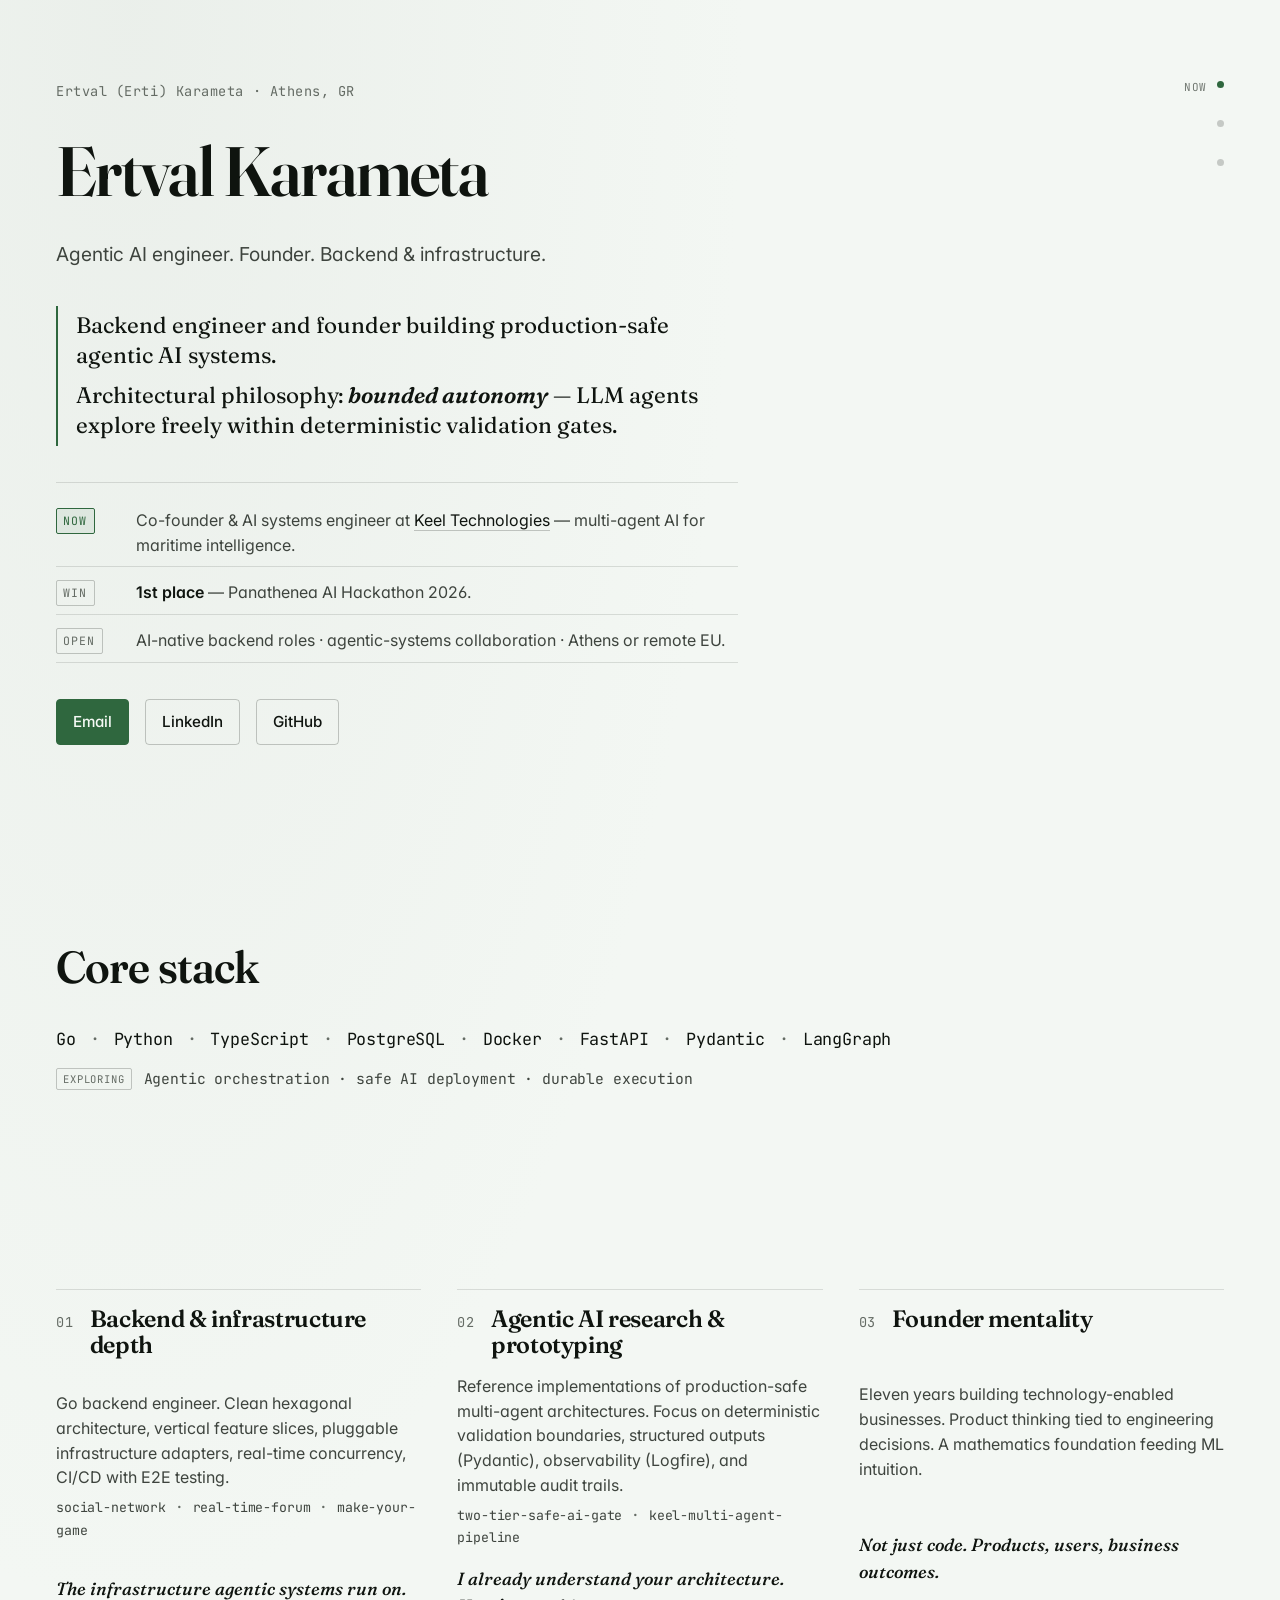
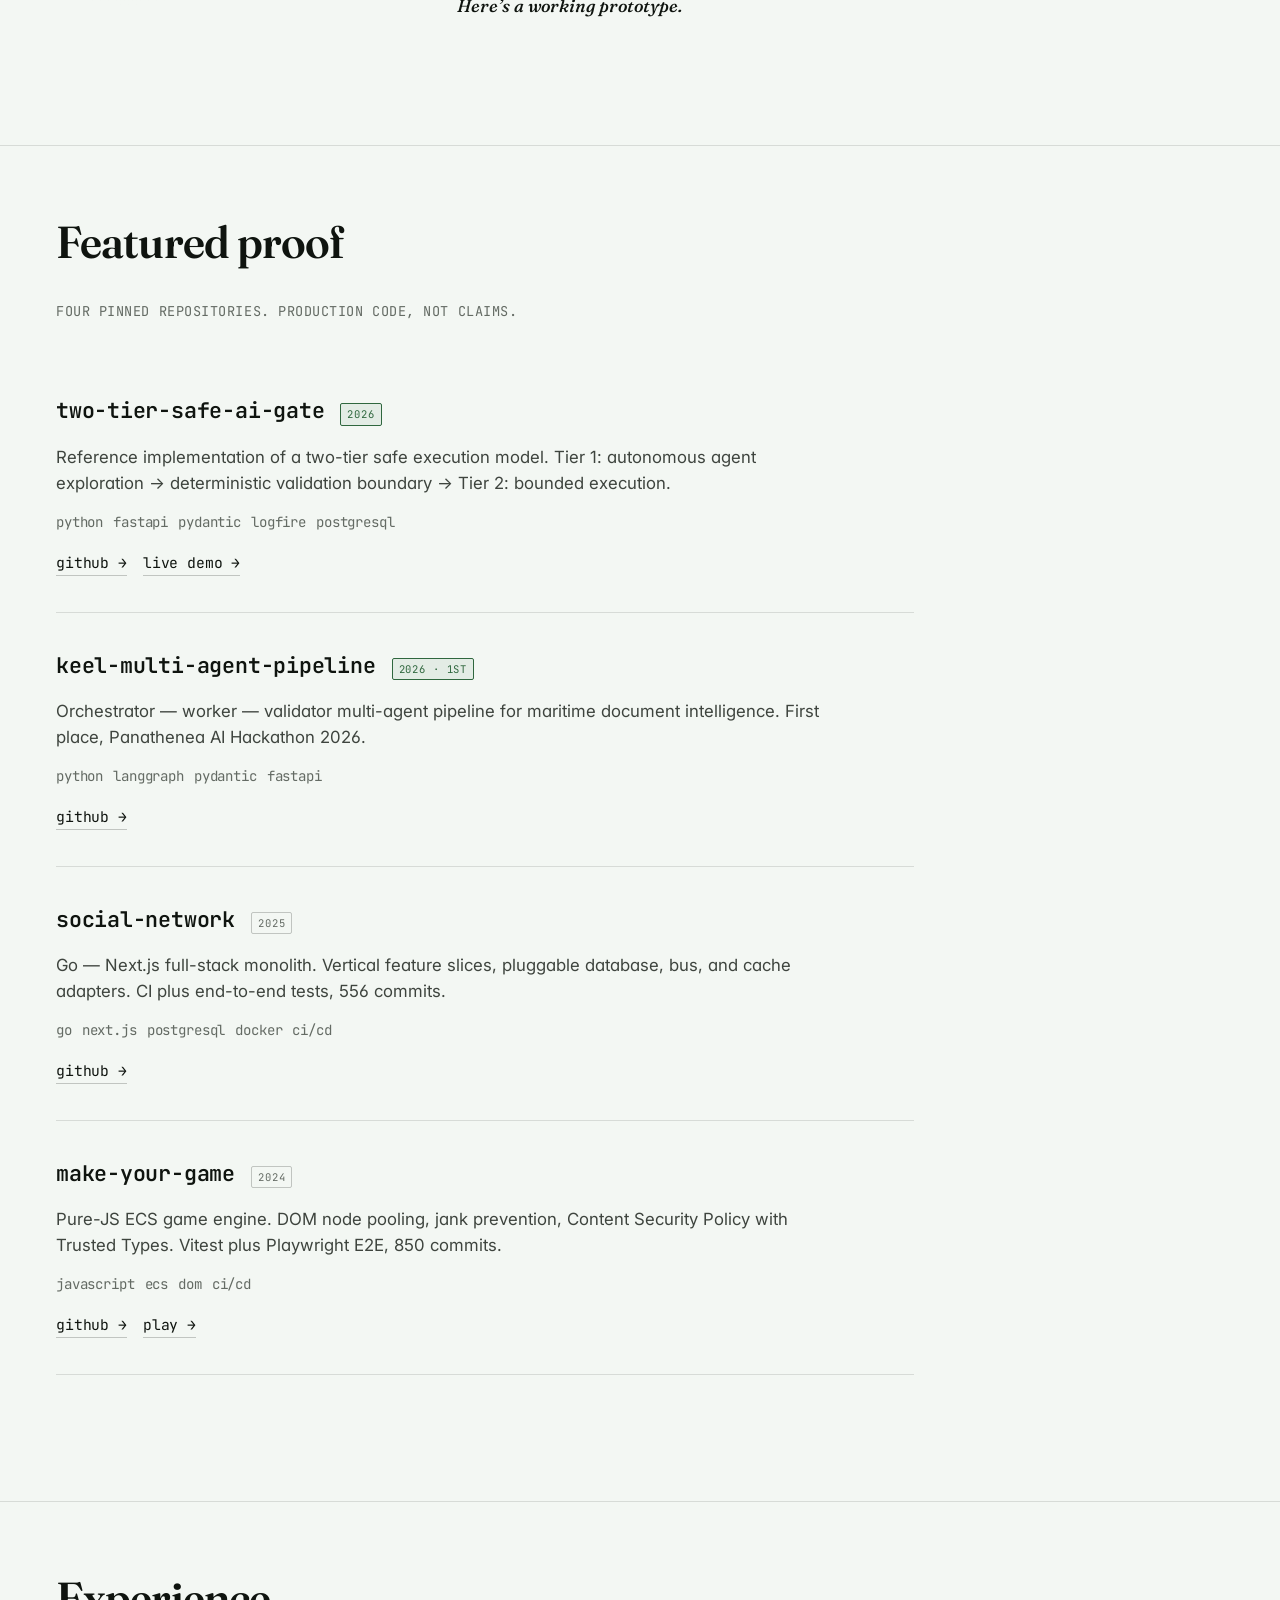
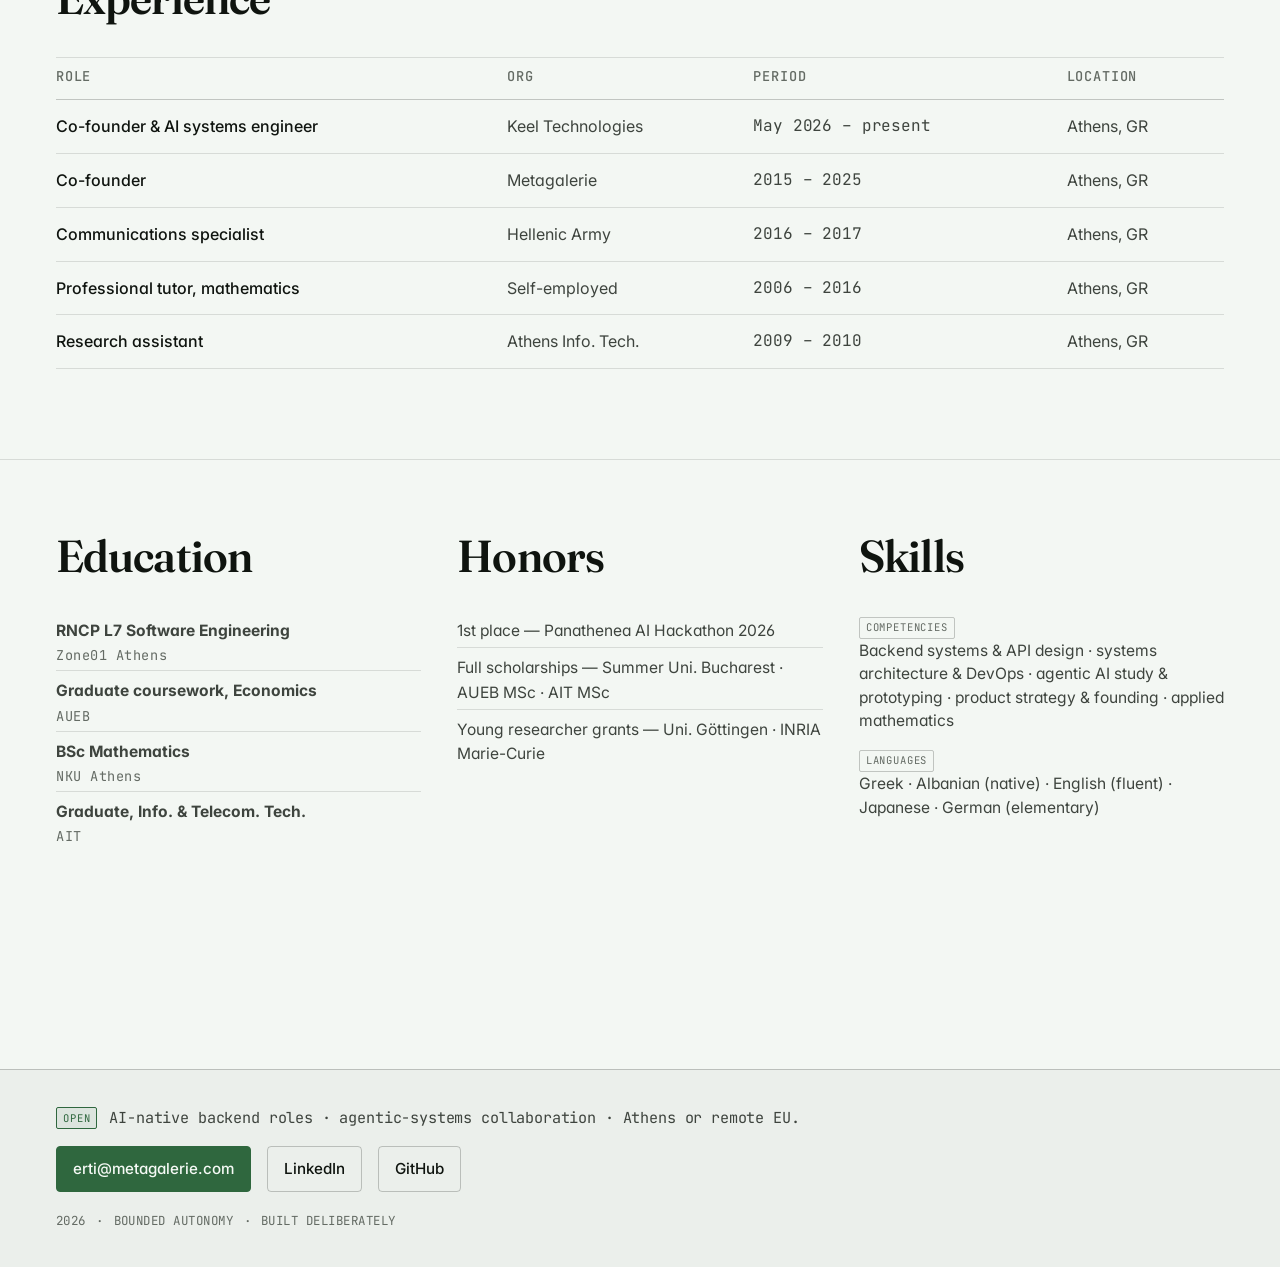
<file: index.html>
<!doctype html>
<html lang="en">
<head>
<meta charset="utf-8" />
<meta name="viewport" content="width=device-width, initial-scale=1, viewport-fit=cover" />
<meta name="color-scheme" content="light dark" />
<meta name="theme-color" media="(prefers-color-scheme: light)" content="#F4F5F1" />
<meta name="theme-color" media="(prefers-color-scheme: dark)" content="#0B0F0C" />
<title>Ertval Karameta — Agentic AI Engineer · Founder</title>
<meta name="description" content="Ertval Karameta. Agentic AI engineer and founder building production-safe multi-agent systems on real backend infrastructure. Athens, Greece." />
<meta property="og:title" content="Ertval Karameta — Agentic AI Engineer · Founder" />
<meta property="og:description" content="Bounded autonomy. LLM agents explore freely within deterministic validation gates." />
<meta property="og:type" content="profile" />
<link rel="canonical" href="https://ertval.github.io/" />
<link rel="icon" href="data:image/svg+xml,%3Csvg xmlns='http://www.w3.org/2000/svg' viewBox='0 0 32 32'%3E%3Crect width='32' height='32' rx='6' fill='%233D6B4A'/%3E%3Ctext x='16' y='22' font-family='monospace' font-size='18' font-weight='700' text-anchor='middle' fill='%23F4F5F1'%3EE%3C/text%3E%3C/svg%3E" />
<link rel="preconnect" href="https://fonts.googleapis.com" />
<link rel="preconnect" href="https://fonts.gstatic.com" crossorigin />
<link rel="stylesheet" href="https://fonts.googleapis.com/css2?family=Fraunces:opsz,wght@9..144,400;9..144,500;9..144,600;9..144,700&family=Inter:wght@400;500;600&family=JetBrains+Mono:wght@400;500;600&display=swap" />
<link rel="stylesheet" href="./styles.css" />
</head>
<body>

<a class="skip" href="#main">Skip to content</a>

<header class="hero" aria-labelledby="name">

  <div class="rail" aria-hidden="true">
    <ol class="rail__nodes">
      <li class="rail__node rail__node--solid" data-label="now"></li>
      <li class="rail__node" data-label="win"></li>
      <li class="rail__node" data-label="open"></li>
    </ol>
  </div>

  <div class="hero__inner">

    <p class="hero__eyebrow">Ertval (Erti) Karameta &middot; Athens, GR</p>
    <h1 id="name" class="hero__name">
      Ertval&nbsp;Karameta
    </h1>

    <p class="hero__title">
      Agentic AI engineer. Founder. Backend & infrastructure.
    </p>

    <blockquote class="hero__tag">
      <p>Backend engineer and founder building production-safe agentic AI systems.</p>
      <p>Architectural philosophy: <b>bounded autonomy</b> &mdash; LLM agents explore freely within deterministic validation gates.</p>
    </blockquote>

    <dl class="status" aria-label="Current status">

      <div class="status__row">
        <dt><span class="tag tag--accent">now</span></dt>
        <dd>
          Co-founder & AI systems engineer at <a class="link" href="https://github.com/ertval">Keel Technologies</a>
          &mdash; multi-agent AI for maritime intelligence.
        </dd>
      </div>

      <div class="status__row">
        <dt><span class="tag tag--ghost">win</span></dt>
        <dd>
          <b>1st place</b> &mdash; Panathenea AI Hackathon 2026.
        </dd>
      </div>

      <div class="status__row">
        <dt><span class="tag tag--ghost">open</span></dt>
        <dd>AI-native backend roles &middot; agentic-systems collaboration &middot; Athens or remote EU.</dd>
      </div>

    </dl>

    <nav class="contact contact--hero" aria-label="Contact">
      <a class="btn btn--accent" href="mailto:erti@metagalerie.com">Email</a>
      <a class="btn btn--ghost" href="https://linkedin.com/in/ertval" rel="me noopener">LinkedIn</a>
      <a class="btn btn--ghost" href="https://github.com/ertval" rel="me noopener">GitHub</a>
    </nav>

  </div>
</header>

<main id="main">

  <!-- STACK -->
  <section class="stack" aria-labelledby="stack-h">
    <h2 id="stack-h" class="section-h">Core stack</h2>
    <p class="stack__list mono">
      <span>Go</span><span aria-hidden="true">·</span>
      <span>Python</span><span aria-hidden="true">·</span>
      <span>TypeScript</span><span aria-hidden="true">·</span>
      <span>PostgreSQL</span><span aria-hidden="true">·</span>
      <span>Docker</span><span aria-hidden="true">·</span>
      <span>FastAPI</span><span aria-hidden="true">·</span>
      <span>Pydantic</span><span aria-hidden="true">·</span>
      <span>LangGraph</span>
    </p>
    <p class="stack__exploring mono">
      <span class="tag tag--ghost tag--sm">exploring</span>
      Agentic orchestration &middot; safe AI deployment &middot; durable execution
    </p>
  </section>

  <!-- NARRATIVE -->
  <section class="narrative" aria-label="Engineer's note">

    <article class="note">
      <header class="note__head">
        <span class="note__num mono">01</span>
        <h2 class="note__title">Backend & infrastructure depth</h2>
      </header>
      <p class="note__body">
        Go backend engineer. Clean hexagonal architecture, vertical feature slices,
        pluggable infrastructure adapters, real-time concurrency, CI/CD with E2E testing.
        <span class="mono note__repos"><code>social-network</code> &middot; <code>real-time-forum</code> &middot; <code>make-your-game</code></span>
      </p>
      <p class="note__signal">The infrastructure agentic systems run on.</p>
    </article>

    <article class="note">
      <header class="note__head">
        <span class="note__num mono">02</span>
        <h2 class="note__title">Agentic AI research & prototyping</h2>
      </header>
      <p class="note__body">
        Reference implementations of production-safe multi-agent architectures.
        Focus on deterministic validation boundaries, structured outputs (Pydantic),
        observability (Logfire), and immutable audit trails.
        <span class="mono note__repos"><code>two-tier-safe-ai-gate</code> &middot; <code>keel-multi-agent-pipeline</code></span>
      </p>
      <p class="note__signal">I already understand your architecture. Here&rsquo;s a working prototype.</p>
    </article>

    <article class="note">
      <header class="note__head">
        <span class="note__num mono">03</span>
        <h2 class="note__title">Founder mentality</h2>
      </header>
      <p class="note__body">
        Eleven years building technology-enabled businesses. Product thinking
        tied to engineering decisions. A mathematics foundation feeding ML intuition.
      </p>
      <p class="note__signal">Not just code. Products, users, business outcomes.</p>
    </article>

  </section>

  <!-- PROJECTS -->
  <section class="projects" aria-labelledby="projects-h">
    <header class="section-head">
      <h2 id="projects-h" class="section-h">Featured proof</h2>
      <p class="section-sub mono">Four pinned repositories. Production code, not claims.</p>
    </header>

    <ol class="proj-list" reversed>

      <li class="proj">
        <div class="proj__head">
          <h3 class="proj__title">two-tier-safe-ai-gate</h3>
          <span class="tag tag--accent tag--sm">2026</span>
        </div>
        <p class="proj__desc">
          Reference implementation of a two-tier safe execution model.
          Tier&nbsp;1: autonomous agent exploration &rarr; deterministic validation boundary &rarr; Tier&nbsp;2: bounded execution.
        </p>
        <p class="proj__meta mono">
          <span>python</span><span>fastapi</span><span>pydantic</span><span>logfire</span><span>postgresql</span>
        </p>
        <p class="proj__links mono">
          <a class="link" href="https://github.com/ertval/two-tier-safe-ai-gate" rel="noopener">github &rarr;</a>
          <a class="link" href="#" rel="noopener" aria-label="Live demo for two-tier-safe-ai-gate (placeholder)">live demo &rarr;</a>
        </p>
      </li>

      <li class="proj">
        <div class="proj__head">
          <h3 class="proj__title">keel-multi-agent-pipeline</h3>
          <span class="tag tag--accent tag--sm">2026 &middot; 1st</span>
        </div>
        <p class="proj__desc">
          Orchestrator &mdash; worker &mdash; validator multi-agent pipeline for maritime document
          intelligence. First place, Panathenea AI Hackathon 2026.
        </p>
        <p class="proj__meta mono">
          <span>python</span><span>langgraph</span><span>pydantic</span><span>fastapi</span>
        </p>
        <p class="proj__links mono">
          <a class="link" href="https://github.com/ertval/keel-multi-agent-pipeline" rel="noopener">github &rarr;</a>
        </p>
      </li>

      <li class="proj">
        <div class="proj__head">
          <h3 class="proj__title">social-network</h3>
          <span class="tag tag--ghost tag--sm">2025</span>
        </div>
        <p class="proj__desc">
          Go &mdash; Next.js full-stack monolith. Vertical feature slices, pluggable database, bus,
          and cache adapters. CI plus end-to-end tests, 556 commits.
        </p>
        <p class="proj__meta mono">
          <span>go</span><span>next.js</span><span>postgresql</span><span>docker</span><span>ci/cd</span>
        </p>
        <p class="proj__links mono">
          <a class="link" href="https://github.com/ertval/social-network" rel="noopener">github &rarr;</a>
        </p>
      </li>

      <li class="proj">
        <div class="proj__head">
          <h3 class="proj__title">make-your-game</h3>
          <span class="tag tag--ghost tag--sm">2024</span>
        </div>
        <p class="proj__desc">
          Pure-JS ECS game engine. DOM node pooling, jank prevention, Content Security Policy
          with Trusted Types. Vitest plus Playwright E2E, 850 commits.
        </p>
        <p class="proj__meta mono">
          <span>javascript</span><span>ecs</span><span>dom</span><span>ci/cd</span>
        </p>
        <p class="proj__links mono">
          <a class="link" href="https://github.com/ertval/make-your-game" rel="noopener">github &rarr;</a>
          <a class="link" href="#" rel="noopener" aria-label="Play make-your-game (placeholder)">play &rarr;</a>
        </p>
      </li>

    </ol>
  </section>

  <!-- TIMELINE -->
  <section class="xp" aria-labelledby="xp-h">
    <header class="section-head">
      <h2 id="xp-h" class="section-h">Experience</h2>
    </header>

    <table class="xp__table">
      <caption class="vh">Selected professional experience, most recent first</caption>
      <thead>
        <tr>
          <th scope="col" class="mono">Role</th>
          <th scope="col" class="mono">Org</th>
          <th scope="col" class="mono">Period</th>
          <th scope="col" class="mono">Location</th>
        </tr>
      </thead>
      <tbody>
        <tr>
          <td>Co-founder & AI systems engineer</td>
          <td>Keel Technologies</td>
          <td class="mono">May 2026 &ndash; present</td>
          <td>Athens, GR</td>
        </tr>
        <tr>
          <td>Co-founder</td>
          <td>Metagalerie</td>
          <td class="mono">2015 &ndash; 2025</td>
          <td>Athens, GR</td>
        </tr>
        <tr>
          <td>Communications specialist</td>
          <td>Hellenic Army</td>
          <td class="mono">2016 &ndash; 2017</td>
          <td>Athens, GR</td>
        </tr>
        <tr>
          <td>Professional tutor, mathematics</td>
          <td>Self-employed</td>
          <td class="mono">2006 &ndash; 2016</td>
          <td>Athens, GR</td>
        </tr>
        <tr>
          <td>Research assistant</td>
          <td>Athens Info. Tech.</td>
          <td class="mono">2009 &ndash; 2010</td>
          <td>Athens, GR</td>
        </tr>
      </tbody>
    </table>
  </section>

  <!-- EDUCATION + HONORS + SKILLS -->
  <section class="meta" aria-label="Education, honors, and skills">

    <div class="meta__col">
      <h2 class="section-h">Education</h2>
      <ul class="meta__list">
        <li><b>RNCP L7 Software Engineering</b><span class="meta__where">Zone01 Athens</span></li>
        <li><b>Graduate coursework, Economics</b><span class="meta__where">AUEB</span></li>
        <li><b>BSc Mathematics</b><span class="meta__where">NKU Athens</span></li>
        <li><b>Graduate, Info. & Telecom. Tech.</b><span class="meta__where">AIT</span></li>
      </ul>
    </div>

    <div class="meta__col">
      <h2 class="section-h">Honors</h2>
      <ul class="meta__list">
        <li>1st place &mdash; Panathenea AI Hackathon 2026</li>
        <li>Full scholarships &mdash; Summer Uni. Bucharest &middot; AUEB MSc &middot; AIT MSc</li>
        <li>Young researcher grants &mdash; Uni. G&ouml;ttingen &middot; INRIA Marie-Curie</li>
      </ul>
    </div>

    <div class="meta__col">
      <h2 class="section-h">Skills</h2>
      <p class="meta__line">
        <span class="tag tag--ghost tag--sm">competencies</span><br />
        Backend systems & API design &middot; systems architecture & DevOps &middot;
        agentic AI study & prototyping &middot; product strategy & founding &middot; applied mathematics
      </p>
      <p class="meta__line">
        <span class="tag tag--ghost tag--sm">languages</span><br />
        Greek &middot; Albanian (native) &middot; English (fluent) &middot; Japanese &middot; German (elementary)
      </p>
    </div>

  </section>

</main>

<footer class="foot">
  <div class="foot__inner">
    <p class="foot__line mono">
      <span class="tag tag--accent tag--sm">open</span>
      AI-native backend roles &middot; agentic-systems collaboration &middot; Athens or remote EU.
    </p>
    <nav class="contact contact--foot" aria-label="Contact">
      <a class="btn btn--accent" href="mailto:erti@metagalerie.com">erti@metagalerie.com</a>
      <a class="btn btn--ghost" href="https://linkedin.com/in/ertval" rel="me noopener">LinkedIn</a>
      <a class="btn btn--ghost" href="https://github.com/ertval" rel="me noopener">GitHub</a>
    </nav>
    <p class="foot__colophon mono">
      <span>2026</span>
      <span aria-hidden="true">&middot;</span>
      <span>bounded autonomy</span>
      <span aria-hidden="true">&middot;</span>
      <span>built deliberately</span>
    </p>
  </div>
</footer>

</body>
</html>
</file>
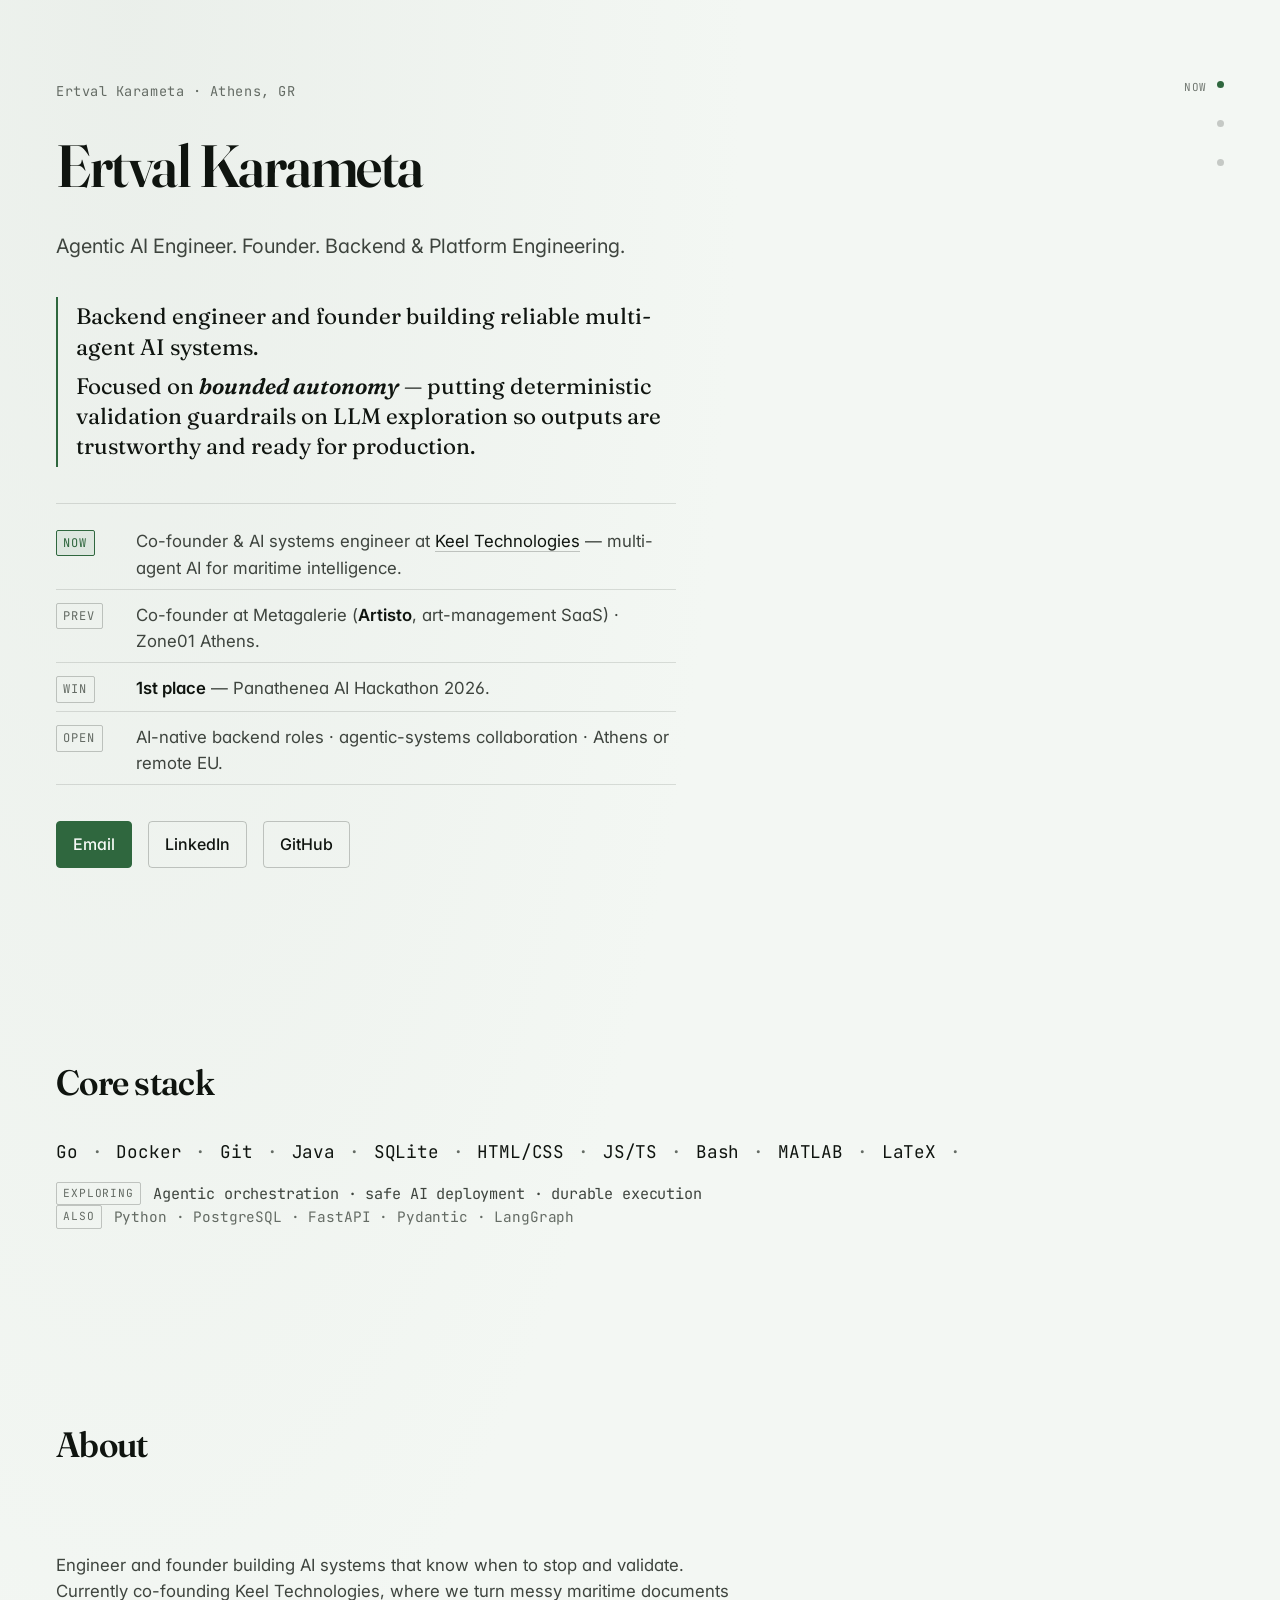
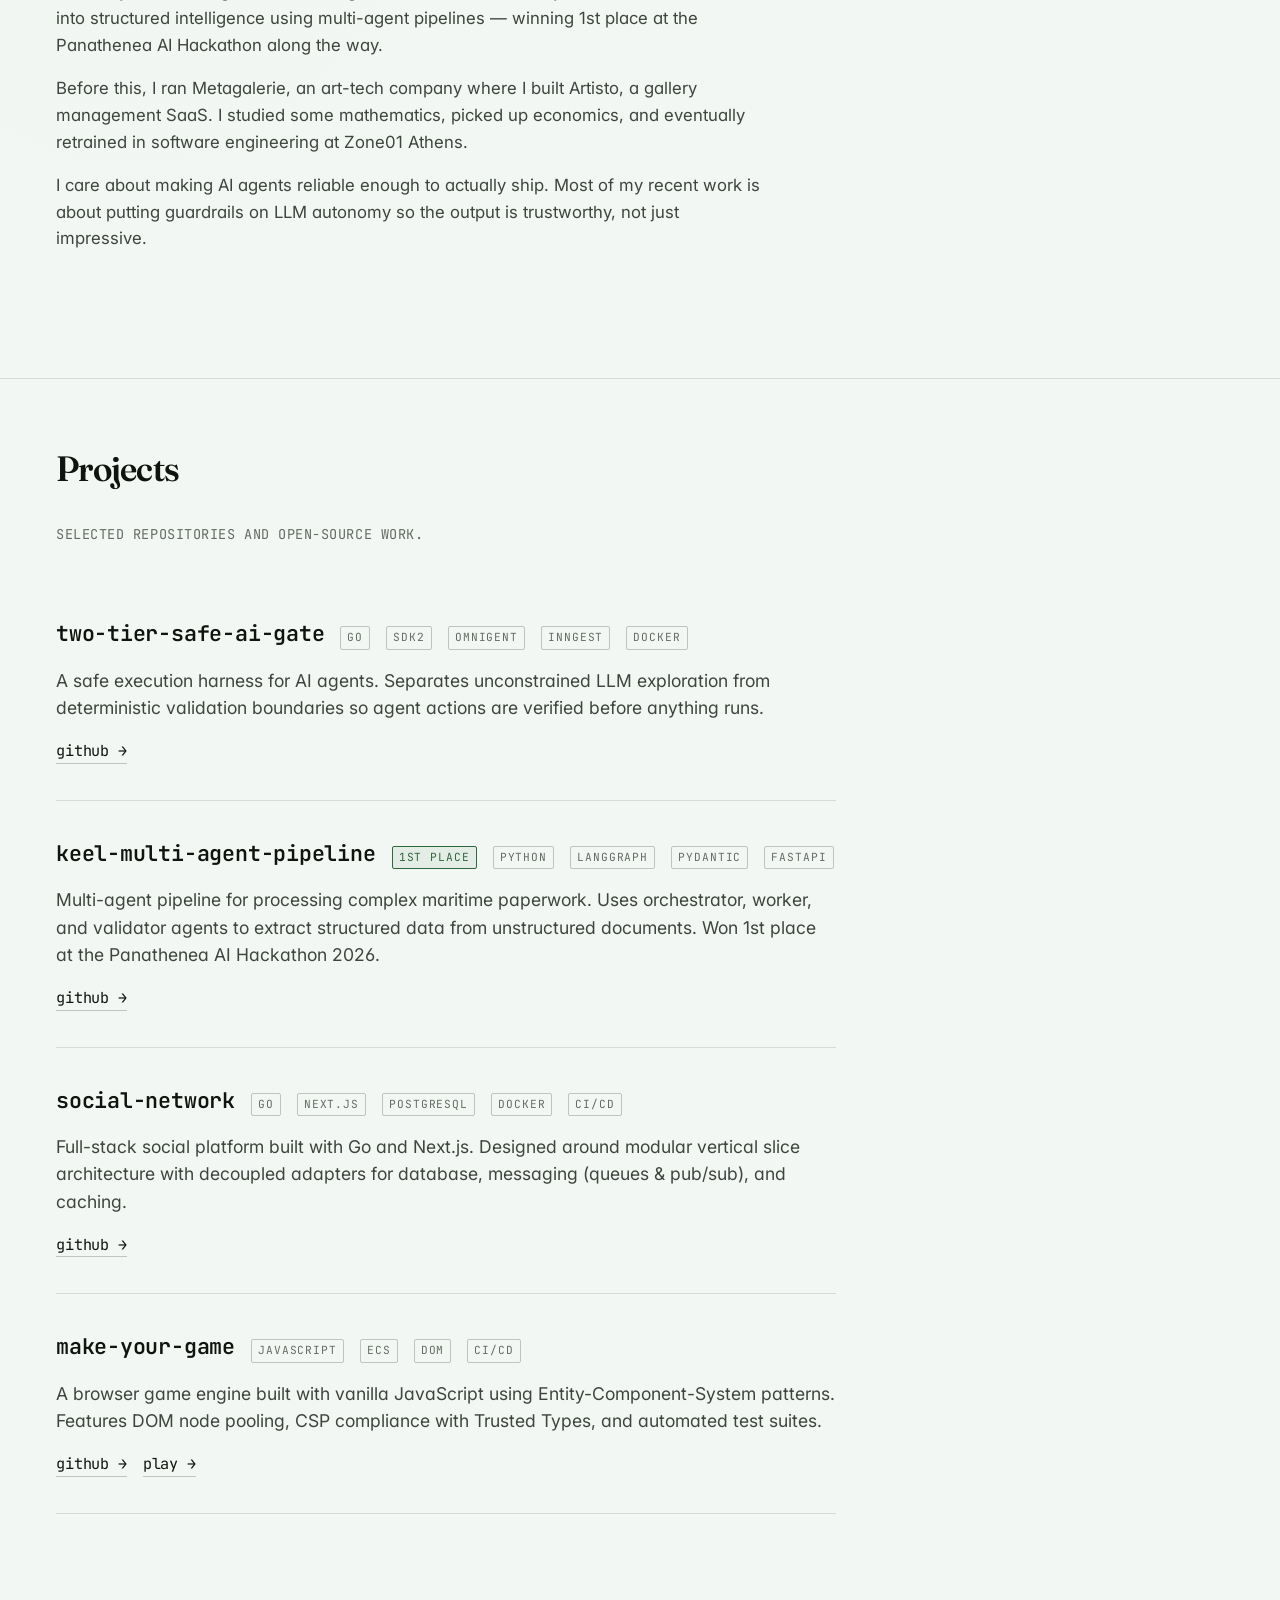
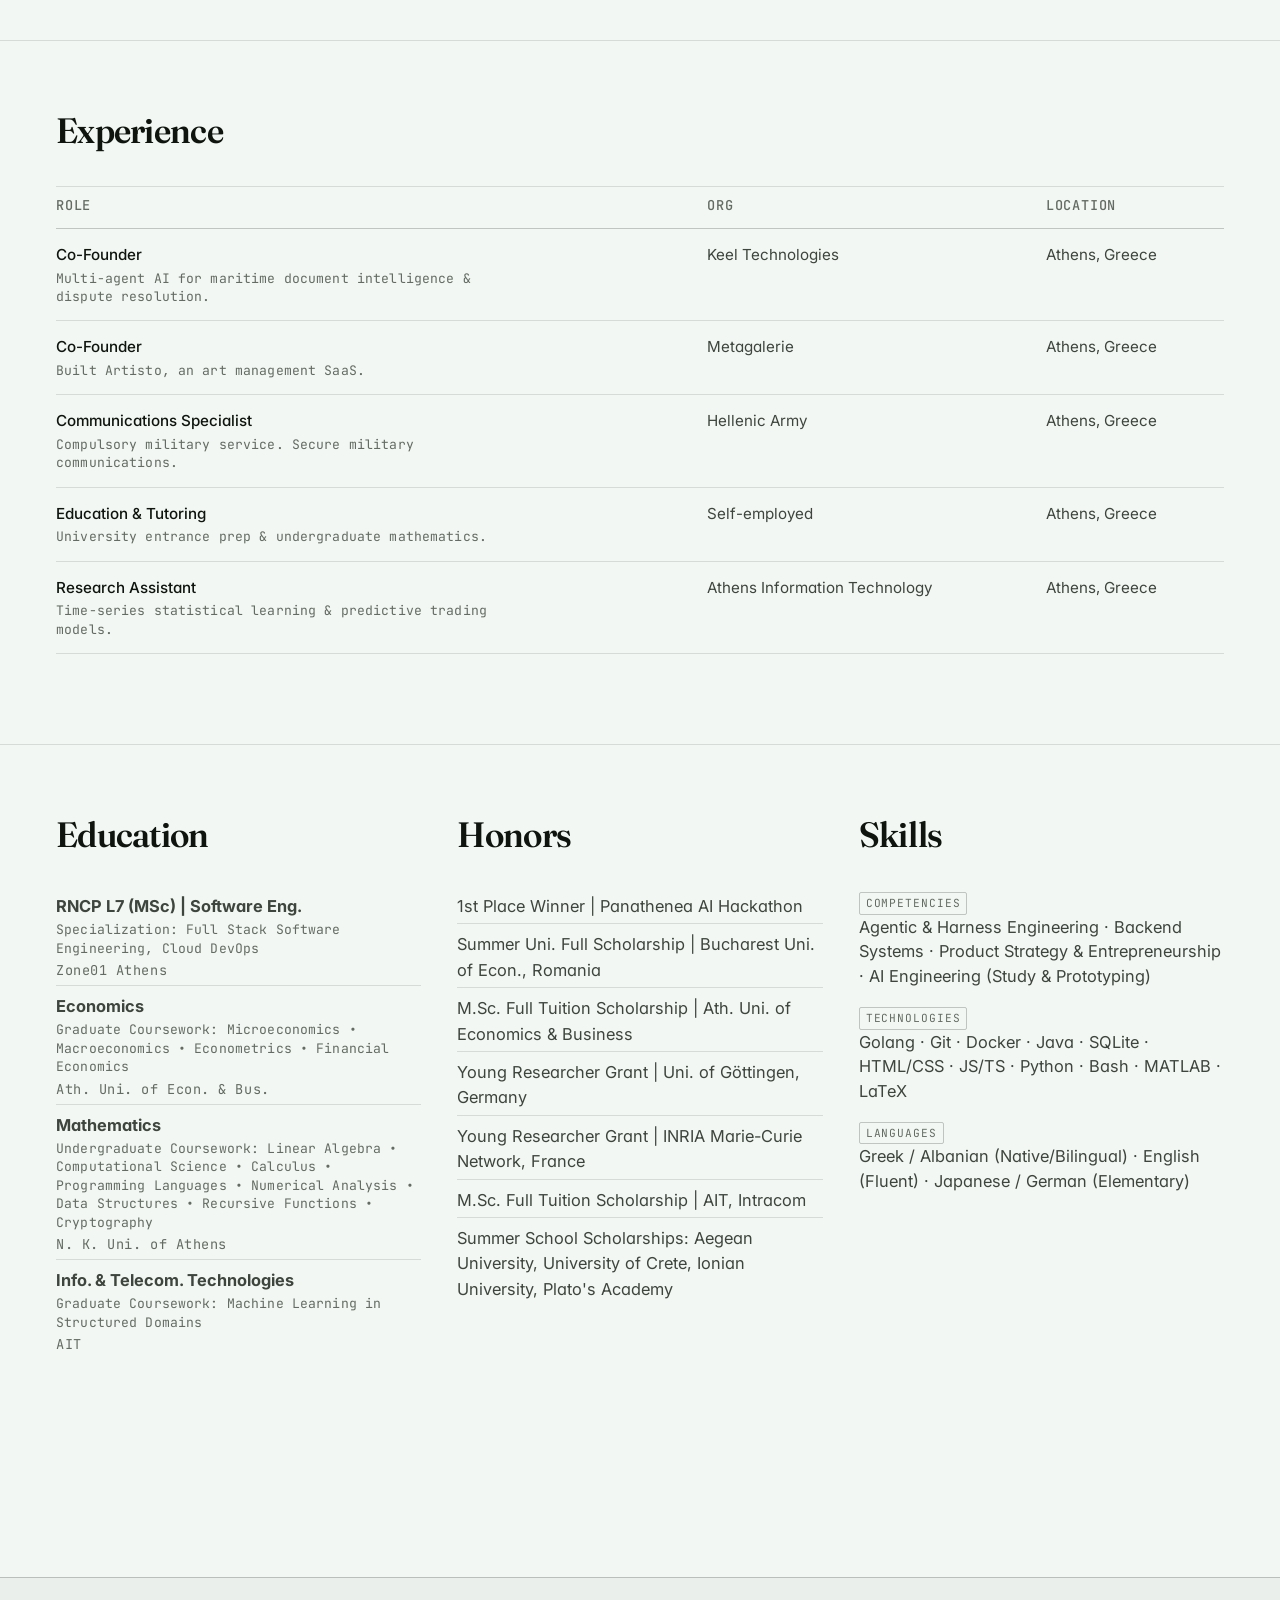
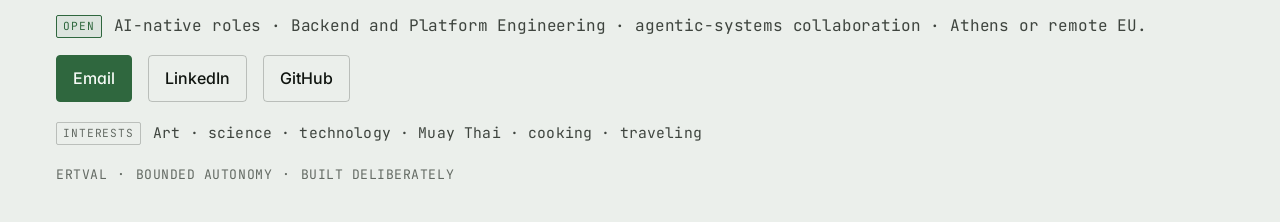
<file: public/index.html>
<!doctype html>
<html lang="en">
<head>
<meta charset="utf-8" />
<meta name="viewport" content="width=device-width, initial-scale=1, viewport-fit=cover" />
<meta name="color-scheme" content="light dark" />
<meta name="theme-color" media="(prefers-color-scheme: light)" content="#F4F5F1" />
<meta name="theme-color" media="(prefers-color-scheme: dark)" content="#0B0F0C" />
<title>Ertval Karameta — Agentic AI Engineer · Founder</title>
<meta name="description" content="Ertval Karameta. Agentic AI engineer and founder building production-safe multi-agent systems on real backend infrastructure. Athens, Greece." />
<meta property="og:title" content="Ertval Karameta — Agentic AI Engineer · Founder" />
<meta property="og:description" content="Bounded autonomy. LLM agents explore freely within deterministic validation gates." />
<meta property="og:type" content="profile" />
<link rel="canonical" href="https://ertval.github.io/" />
<link rel="icon" href="data:image/svg+xml,%3Csvg xmlns='http://www.w3.org/2000/svg' viewBox='0 0 32 32'%3E%3Crect width='32' height='32' rx='6' fill='%233D6B4A'/%3E%3Ctext x='16' y='22' font-family='monospace' font-size='18' font-weight='700' text-anchor='middle' fill='%23F4F5F1'%3EE%3C/text%3E%3C/svg%3E" />
<link rel="preconnect" href="https://fonts.googleapis.com" />
<link rel="preconnect" href="https://fonts.gstatic.com" crossorigin />
<link rel="stylesheet" href="https://fonts.googleapis.com/css2?family=Fraunces:opsz,wght@9..144,400;9..144,500;9..144,600;9..144,700&family=Inter:wght@400;500;600&family=JetBrains+Mono:wght@400;500;600&display=swap" />
<link rel="stylesheet" href="./styles.css" />
</head>
<body>

<a class="skip" href="#main">Skip to content</a>

<header class="hero" aria-labelledby="name">

  <div class="rail" aria-hidden="true">
    <ol class="rail__nodes">
      <li class="rail__node rail__node--solid" data-label="now"></li>
      <li class="rail__node" data-label="win"></li>
      <li class="rail__node" data-label="open"></li>
    </ol>
  </div>

  <div class="hero__inner">

    <p class="hero__eyebrow">Ertval Karameta &middot; Athens, GR</p>
    <h1 id="name" class="hero__name">
      Ertval&nbsp;Karameta
    </h1>

    <p class="hero__title">
      Agentic AI Engineer. Founder. Backend & Platform Engineering.
    </p>

    <blockquote class="hero__tag">
      <p>Backend engineer and founder building reliable multi-agent AI systems.</p>
      <p>Focused on <b>bounded autonomy</b> &mdash; putting deterministic validation guardrails on LLM exploration so outputs are trustworthy and ready for production.</p>
    </blockquote>

    <dl class="status" aria-label="Current status">

      <div class="status__row">
        <dt><span class="tag tag--accent">now</span></dt>
        <dd>
          Co-founder & AI systems engineer at <a class="link" href="https://github.com/ertval">Keel Technologies</a>
          &mdash; multi-agent AI for maritime intelligence.
        </dd>
      </div>

      <div class="status__row">
        <dt><span class="tag tag--ghost">prev</span></dt>
        <dd>
          Co-founder at Metagalerie (<b>Artisto</b>, art-management SaaS) &middot; Zone01 Athens.
        </dd>
      </div>

      <div class="status__row">
        <dt><span class="tag tag--ghost">win</span></dt>
        <dd>
          <b>1st place</b> &mdash; Panathenea AI Hackathon 2026.
        </dd>
      </div>

      <div class="status__row">
        <dt><span class="tag tag--ghost">open</span></dt>
        <dd>AI-native backend roles &middot; agentic-systems collaboration &middot; Athens or remote EU.</dd>
      </div>

    </dl>

    <nav class="contact contact--hero" aria-label="Contact">
      <a class="btn btn--accent" href="mailto:erti@metagalerie.com">Email</a>
      <a class="btn btn--ghost" href="https://linkedin.com/in/ertval" rel="me noopener">LinkedIn</a>
      <a class="btn btn--ghost" href="https://github.com/ertval" rel="me noopener">GitHub</a>
    </nav>

  </div>
</header>

<main id="main">

  <!-- STACK -->
  <section class="stack" aria-labelledby="stack-h">
    <h2 id="stack-h" class="section-h">Core stack</h2>
    <p class="stack__list mono">
      <span>Go</span><span aria-hidden="true">·</span>
      <span>Docker</span><span aria-hidden="true">·</span>
      <span>Git</span><span aria-hidden="true">·</span>
      <span>Java</span><span aria-hidden="true">·</span>
      <span>SQLite</span><span aria-hidden="true">·</span>
      <span>HTML/CSS</span><span aria-hidden="true">·</span>
      <span>JS/TS</span><span aria-hidden="true">·</span>
      <span>Bash</span><span aria-hidden="true">·</span>
      <span>MATLAB</span><span aria-hidden="true">·</span>
      <span>LaTeX</span><span aria-hidden="true">·</span>
    </p>
    <p class="stack__exploring mono">
      <span class="tag tag--ghost tag--sm">exploring</span>
      Agentic orchestration &middot; safe AI deployment &middot; durable execution
    </p>
    <p class="stack__wields mono">
      <span class="tag tag--ghost tag--sm">also</span>
      Python &middot; PostgreSQL &middot; FastAPI &middot; Pydantic &middot; LangGraph
    </p>
  </section>

  <!-- ABOUT -->
  <section class="narrative" aria-labelledby="about-h">
    <header class="section-head">
      <h2 id="about-h" class="section-h">About</h2>
    </header>

    <div class="narrative__body">
      <p>
        Engineer and founder building AI systems that know when to stop and validate. Currently co-founding Keel Technologies, where we turn messy maritime documents into structured intelligence using multi-agent pipelines &mdash; winning 1st place at the Panathenea AI Hackathon along the way.
      </p>
      <p>
        Before this, I ran Metagalerie, an art-tech company where I built Artisto, a gallery management SaaS. I studied some mathematics, picked up economics, and eventually retrained in software engineering at Zone01 Athens.
      </p>
      <p>
        I care about making AI agents reliable enough to actually ship. Most of my recent work is about putting guardrails on LLM autonomy so the output is trustworthy, not just impressive.
      </p>
    </div>
  </section>

  <!-- PROJECTS -->
  <section class="projects" aria-labelledby="projects-h">
    <header class="section-head">
      <h2 id="projects-h" class="section-h">Projects</h2>
      <p class="section-sub mono">Selected repositories and open-source work.</p>
    </header>

    <ol class="proj-list" reversed>

      <li class="proj">
        <div class="proj__head">
          <h3 class="proj__title">two-tier-safe-ai-gate</h3>
          <span class="tag tag--ghost tag--sm">go</span>
          <span class="tag tag--ghost tag--sm">sdk2</span>
          <span class="tag tag--ghost tag--sm">omnigent</span>
          <span class="tag tag--ghost tag--sm">inngest</span>
          <span class="tag tag--ghost tag--sm">docker</span>
        </div>
        <p class="proj__desc">
          A safe execution harness for AI agents. Separates unconstrained LLM exploration from deterministic validation boundaries so agent actions are verified before anything runs.
        </p>
        <p class="proj__links mono">
          <a class="link" href="https://github.com/ertval/two-tier-safe-ai-gate" rel="noopener">github &rarr;</a>
        </p>
      </li>

      <li class="proj">
        <div class="proj__head">
          <h3 class="proj__title">keel-multi-agent-pipeline</h3>
          <span class="tag tag--accent tag--sm">1st place</span>
          <span class="tag tag--ghost tag--sm">python</span>
          <span class="tag tag--ghost tag--sm">langgraph</span>
          <span class="tag tag--ghost tag--sm">pydantic</span>
          <span class="tag tag--ghost tag--sm">fastapi</span>
        </div>
        <p class="proj__desc">
          Multi-agent pipeline for processing complex maritime paperwork. Uses orchestrator, worker, and validator agents to extract structured data from unstructured documents. Won 1st place at the Panathenea AI Hackathon 2026.
        </p>
        <p class="proj__links mono">
          <a class="link" href="https://github.com/ertval/keel-multi-agent-pipeline" rel="noopener">github &rarr;</a>
        </p>
      </li>

      <li class="proj">
        <div class="proj__head">
          <h3 class="proj__title">social-network</h3>
          <span class="tag tag--ghost tag--sm">go</span>
          <span class="tag tag--ghost tag--sm">next.js</span>
          <span class="tag tag--ghost tag--sm">postgresql</span>
          <span class="tag tag--ghost tag--sm">docker</span>
          <span class="tag tag--ghost tag--sm">ci/cd</span>
        </div>
        <p class="proj__desc">
          Full-stack social platform built with Go and Next.js. Designed around modular vertical slice architecture with decoupled adapters for database, messaging (queues & pub/sub), and caching.
        </p>
        <p class="proj__links mono">
          <a class="link" href="https://github.com/ertval/social-network" rel="noopener">github &rarr;</a>
        </p>
      </li>

      <li class="proj">
        <div class="proj__head">
          <h3 class="proj__title">make-your-game</h3>
          <span class="tag tag--ghost tag--sm">javascript</span>
          <span class="tag tag--ghost tag--sm">ecs</span>
          <span class="tag tag--ghost tag--sm">dom</span>
          <span class="tag tag--ghost tag--sm">ci/cd</span>
        </div>
        <p class="proj__desc">
          A browser game engine built with vanilla JavaScript using Entity-Component-System patterns. Features DOM node pooling, CSP compliance with Trusted Types, and automated test suites.
        </p>
        <p class="proj__links mono">
          <a class="link" href="https://github.com/ertval/make-your-game" rel="noopener">github &rarr;</a>
          <a class="link" href="https://ertval.github.io/make-your-game/" rel="noopener" aria-label="Play make-your-game">play &rarr;</a>
        </p>
      </li>

    </ol>
  </section>

  <!-- TIMELINE -->
  <section class="xp" aria-labelledby="xp-h">
    <header class="section-head">
      <h2 id="xp-h" class="section-h">Experience</h2>
    </header>

    <table class="xp__table">
      <caption class="vh">Selected professional experience</caption>
      <thead>
        <tr>
          <th scope="col" class="mono">Role</th>
          <th scope="col" class="mono">Org</th>
          <th scope="col" class="mono">Location</th>
        </tr>
      </thead>
      <tbody>
        <tr>
          <td>
            Co-Founder
            <span class="xp__sub mono">
              Multi-agent AI for maritime document intelligence &amp; dispute resolution.
            </span>
          </td>
          <td>Keel Technologies</td>
          <td>Athens, Greece</td>
        </tr>
        <tr>
          <td>
            Co-Founder
            <span class="xp__sub mono">
              Built Artisto, an art management SaaS.
            </span>
          </td>
          <td>Metagalerie</td>
          <td>Athens, Greece</td>
        </tr>
        <tr>
          <td>
            Communications Specialist
            <span class="xp__sub mono">
              Compulsory military service. Secure military communications.
            </span>
          </td>
          <td>Hellenic Army</td>
          <td>Athens, Greece</td>
        </tr>
        <tr>
          <td>
            Education &amp; Tutoring
            <span class="xp__sub mono">
              University entrance prep &amp; undergraduate mathematics.
            </span>
          </td>
          <td>Self-employed</td>
          <td>Athens, Greece</td>
        </tr>
        <tr>
          <td>
            Research Assistant
            <span class="xp__sub mono">
              Time-series statistical learning &amp; predictive trading models.
            </span>
          </td>
          <td>Athens Information Technology</td>
          <td>Athens, Greece</td>
        </tr>
      </tbody>
    </table>
  </section>

  <!-- EDUCATION + HONORS + SKILLS -->
  <section class="meta" aria-label="Education, honors, and skills">

    <div class="meta__col">
      <h2 class="section-h">Education</h2>
      <ul class="meta__list">
        <li>
          <b>RNCP L7 (MSc) | Software Eng.</b>
          <span class="meta__sub mono">Specialization: Full Stack Software Engineering, Cloud DevOps</span>
          <span class="meta__where">Zone01 Athens</span>
        </li>
        <li>
          <b>Economics</b>
          <span class="meta__sub mono">Graduate Coursework: Microeconomics &bull; Macroeconomics &bull; Econometrics &bull; Financial Economics</span>
          <span class="meta__where">Ath. Uni. of Econ. & Bus.</span>
        </li>
        <li>
          <b>Mathematics</b>
          <span class="meta__sub mono">Undergraduate Coursework: Linear Algebra &bull; Computational Science &bull; Calculus &bull; Programming Languages &bull; Numerical Analysis &bull; Data Structures &bull; Recursive Functions &bull; Cryptography</span>
          <span class="meta__where">N. K. Uni. of Athens</span>
        </li>
        <li>
          <b>Info. & Telecom. Technologies</b>
          <span class="meta__sub mono">Graduate Coursework: Machine Learning in Structured Domains</span>
          <span class="meta__where">AIT</span>
        </li>
      </ul>
    </div>

    <div class="meta__col">
      <h2 class="section-h">Honors</h2>
      <ul class="meta__list">
        <li>1st Place Winner | Panathenea AI Hackathon</li>
        <li>Summer Uni. Full Scholarship | Bucharest Uni. of Econ., Romania</li>
        <li>M.Sc. Full Tuition Scholarship | Ath. Uni. of Economics & Business</li>
        <li>Young Researcher Grant | Uni. of G&ouml;ttingen, Germany</li>
        <li>Young Researcher Grant | INRIA Marie-Curie Network, France</li>
        <li>M.Sc. Full Tuition Scholarship | AIT, Intracom</li>
        <li>Summer School Scholarships: Aegean University, University of Crete, Ionian University, Plato's Academy</li>
      </ul>
    </div>

    <div class="meta__col">
      <h2 class="section-h">Skills</h2>
      <p class="meta__line">
        <span class="tag tag--ghost tag--sm">competencies</span><br />
        Agentic &amp; Harness Engineering &middot; Backend Systems &middot; Product Strategy &amp; Entrepreneurship &middot; AI Engineering (Study &amp; Prototyping)
      </p>
      <p class="meta__line">
        <span class="tag tag--ghost tag--sm">technologies</span><br />
        Golang &middot; Git &middot; Docker &middot; Java &middot; SQLite &middot; HTML/CSS &middot; JS/TS &middot; Python &middot; Bash &middot; MATLAB &middot; LaTeX
      </p>
      <p class="meta__line">
        <span class="tag tag--ghost tag--sm">languages</span><br />
        Greek / Albanian (Native/Bilingual) &middot; English (Fluent) &middot; Japanese / German (Elementary)
      </p>
    </div>

  </section>

</main>

<footer class="foot">
  <div class="foot__inner">
    <p class="foot__line mono">
      <span class="tag tag--accent tag--sm">open</span>
      AI-native roles &middot; Backend and Platform Engineering &middot; agentic-systems collaboration &middot; Athens or remote EU.
    </p>
    <nav class="contact contact--foot" aria-label="Contact">
      <a class="btn btn--accent" href="mailto:erti@metagalerie.com">Email</a>
      <a class="btn btn--ghost" href="https://linkedin.com/in/ertval" rel="me noopener">LinkedIn</a>
      <a class="btn btn--ghost" href="https://github.com/ertval" rel="me noopener">GitHub</a>
    </nav>
    <p class="foot__interp mono">
      <span class="tag tag--ghost tag--sm">interests</span>
      Art &middot; science &middot; technology &middot; Muay Thai &middot; cooking &middot; traveling
    </p>
    <p class="foot__colophon mono">
      <span>ertval</span>
      <span aria-hidden="true">&middot;</span>
      <span>bounded autonomy</span>
      <span aria-hidden="true">&middot;</span>
      <span>built deliberately</span>
    </p>
  </div>
</footer>

</body>
</html>
</file>
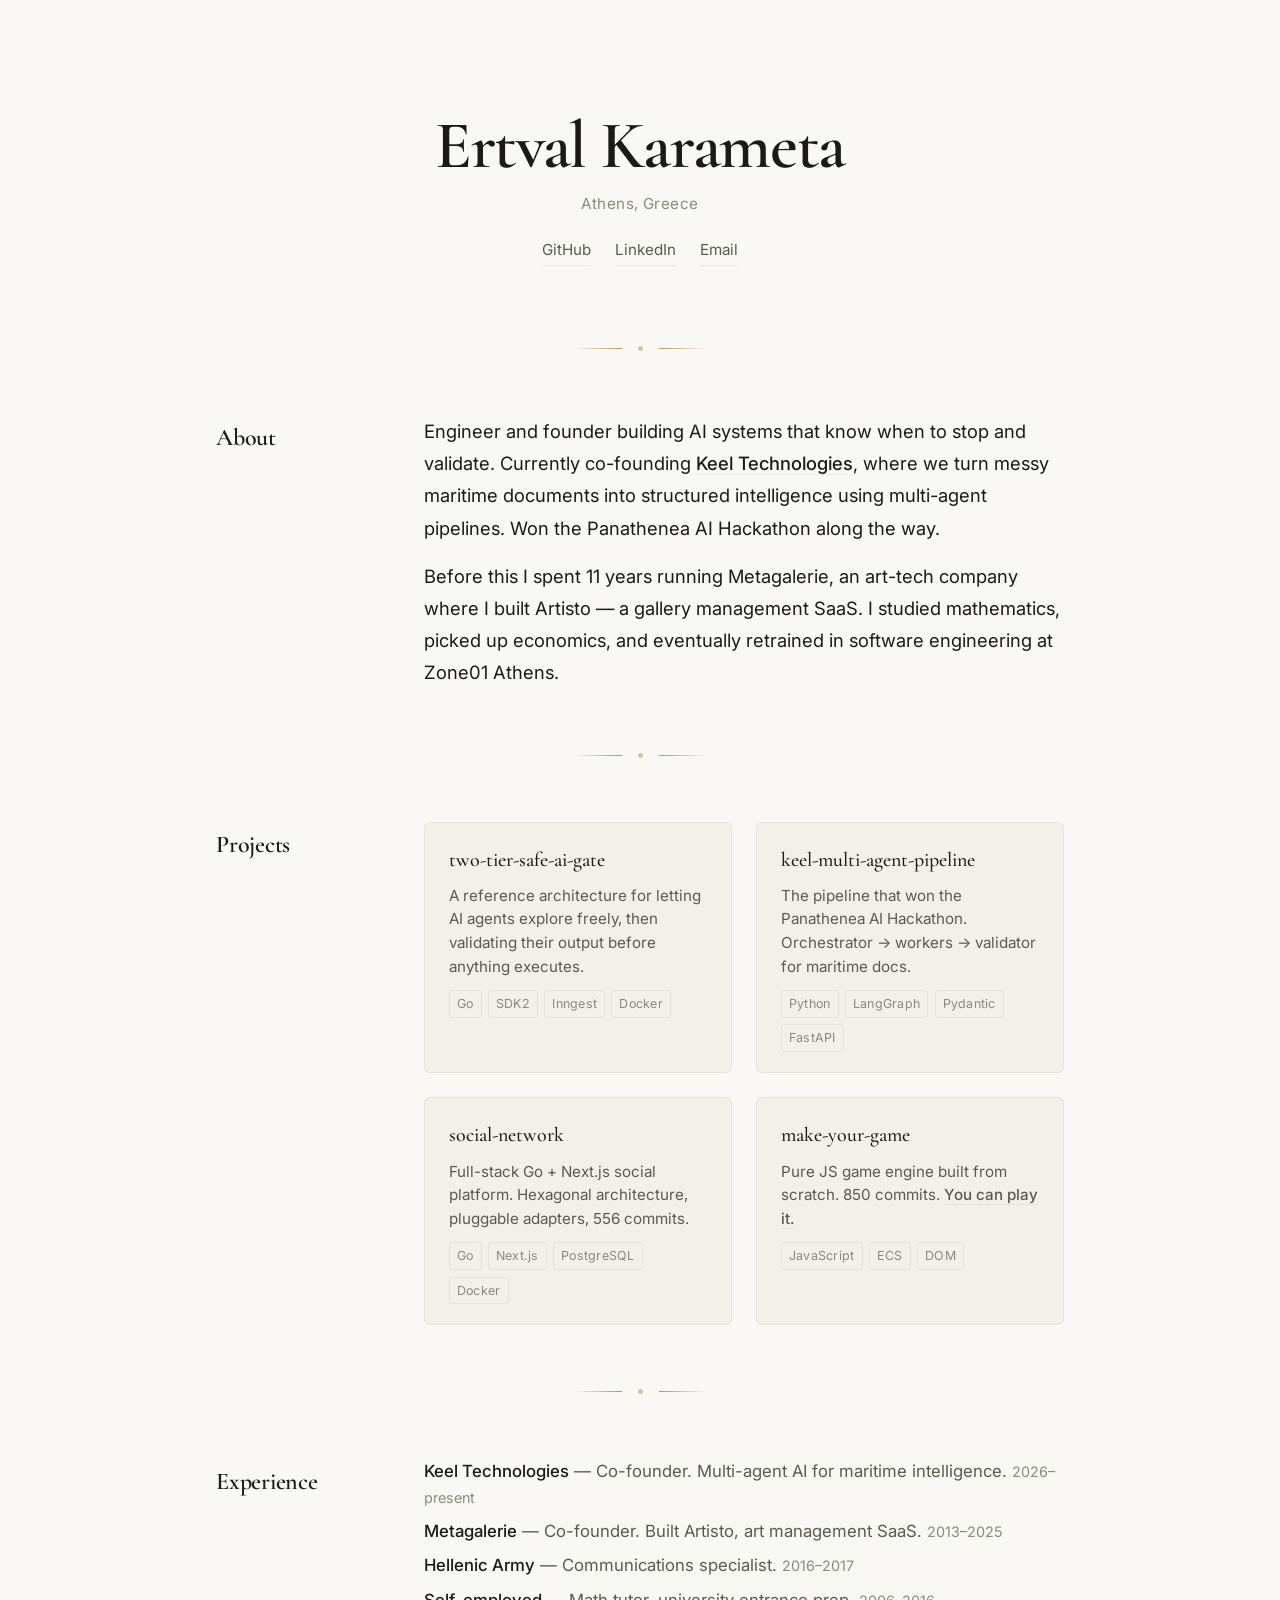
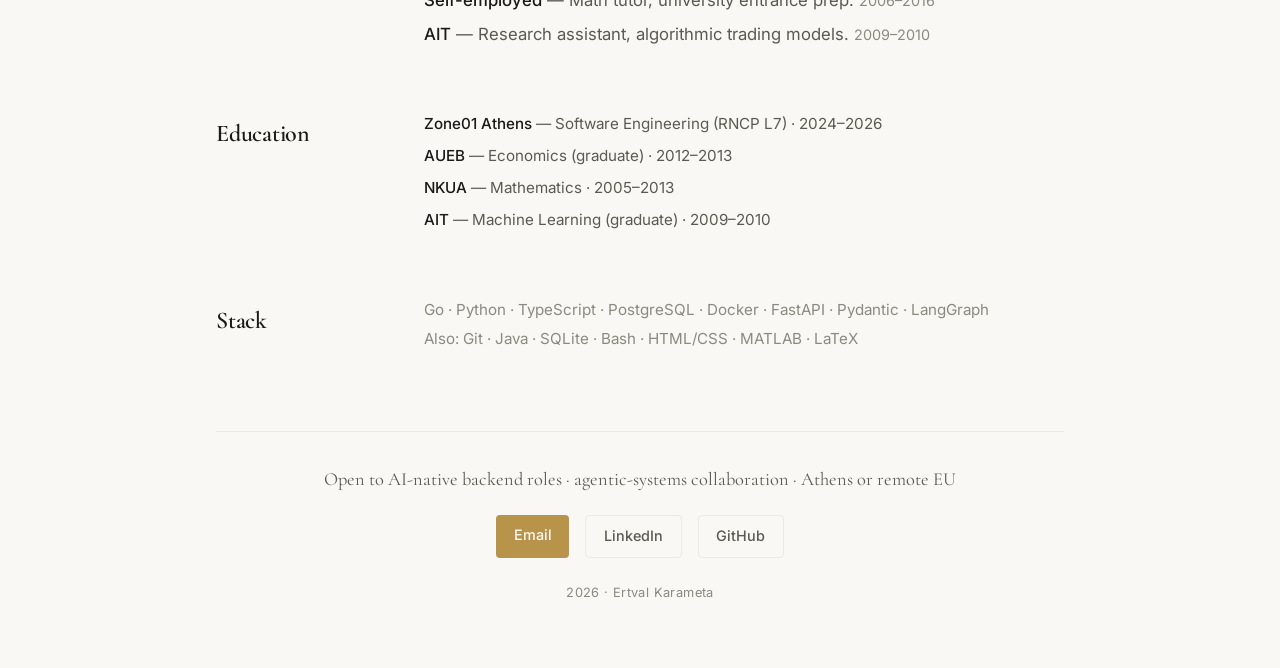
<file: design-alternatives/v1-editorial.html>
<!doctype html>
<html lang="en">
<head>
<meta charset="utf-8" />
<meta name="viewport" content="width=device-width, initial-scale=1, viewport-fit=cover" />
<meta name="color-scheme" content="light dark" />
<title>Ertval Karameta — Engineer & Founder</title>
<meta name="description" content="Ertval Karameta. Engineer and founder building reliable AI agent systems. Athens, Greece." />
<link rel="icon" href="data:image/svg+xml,%3Csvg xmlns='http://www.w3.org/2000/svg' viewBox='0 0 32 32'%3E%3Crect width='32' height='32' rx='6' fill='%233D6B4A'/%3E%3Ctext x='16' y='22' font-family='monospace' font-size='18' font-weight='700' text-anchor='middle' fill='%23F4F5F1'%3EE%3C/text%3E%3C/svg%3E" />
<link rel="preconnect" href="https://fonts.googleapis.com" />
<link rel="preconnect" href="https://fonts.gstatic.com" crossorigin />
<link rel="stylesheet" href="https://fonts.googleapis.com/css2?family=Cormorant+Garamond:ital,wght@0,400;0,500;0,600;0,700;1,400;1,500&family=Inter:wght@400;500&display=swap" />
<style>
/* ── Tokens ── */
:root {
  --bg: #FAF8F4;
  --bg-2: #F3F0EA;
  --text: #1A1A18;
  --text-2: #5A5A52;
  --text-3: #8A8A80;
  --accent: #B8944A;
  --accent-subtle: #B8944A20;
  --rule: #1A1A1810;
  --serif: "Cormorant Garamond", Georgia, "Times New Roman", serif;
  --sans: "Inter", system-ui, -apple-system, sans-serif;
  color-scheme: light;
}

@media (prefers-color-scheme: dark) {
  :root {
    --bg: #0E0F0D;
    --bg-2: #161714;
    --text: #E8E5DF;
    --text-2: #A8A59E;
    --text-3: #6A6860;
    --accent: #C9A54E;
    --accent-subtle: #C9A54E15;
    --rule: #E8E5DF10;
    color-scheme: dark;
  }
}

/* ── Reset ── */
*, *::before, *::after { box-sizing: border-box; }
body { margin: 0; }
h1, h2, h3, p, ul, ol, dl, dd, blockquote { margin: 0; padding: 0; }
ul, ol { list-style: none; }
a { color: inherit; }

/* ── Base ── */
html {
  font-family: var(--sans);
  font-size: 16px;
  background: var(--bg);
  color: var(--text);
}

body {
  font-size: 1.05rem;
  line-height: 1.7;
  max-width: 56rem;
  margin: 0 auto;
  padding: 3rem 1.5rem 4rem;
  background: var(--bg);
  color: var(--text);
}

::selection {
  background: var(--accent);
  color: var(--bg);
}

/* ── Skip ── */
.skip {
  position: absolute;
  left: 1rem; top: -100px;
  z-index: 1000;
  padding: 8px 12px;
  background: var(--accent);
  color: var(--bg);
  border-radius: 3px;
  text-decoration: none;
  font-size: 0.85rem;
  transition: top 160ms ease;
}
.skip:focus-visible { top: 1rem; }

:focus-visible {
  outline: 2px solid var(--accent);
  outline-offset: 3px;
}

@media (prefers-reduced-motion: reduce) {
  *, *::before, *::after {
    animation-duration: 0.001ms !important;
    transition-duration: 0.001ms !important;
  }
}

/* ── Hero ── */
.hero {
  text-align: center;
  padding: 4rem 0 3rem;
}

.hero__name {
  font-family: var(--serif);
  font-size: clamp(2.8rem, 5vw + 1rem, 4.2rem);
  font-weight: 600;
  line-height: 1;
  letter-spacing: -0.02em;
  margin-bottom: 0.75rem;
}

.hero__location {
  font-size: 0.95rem;
  color: var(--text-3);
  letter-spacing: 0.03em;
}

.hero__links {
  margin-top: 1.25rem;
  display: flex;
  justify-content: center;
  gap: 1.5rem;
  font-size: 0.95rem;
}

.hero__links a {
  text-decoration: none;
  color: var(--text-2);
  border-bottom: 1px solid var(--rule);
  padding-bottom: 2px;
  transition: color 160ms ease, border-color 160ms ease;
}
.hero__links a:hover {
  color: var(--accent);
  border-bottom-color: var(--accent);
}

/* ── Divider ── */
.divider {
  display: flex;
  align-items: center;
  justify-content: center;
  gap: 1rem;
  padding: 2rem 0;
}
.divider__line {
  width: 3rem;
  height: 1px;
  background: linear-gradient(to right, transparent, var(--accent));
}
.divider__line:last-child {
  background: linear-gradient(to left, transparent, var(--accent));
}
.divider__dot {
  width: 5px;
  height: 5px;
  border-radius: 50%;
  background: var(--accent);
  opacity: 0.5;
}

/* ── Section (two-column) ── */
.section {
  display: grid;
  grid-template-columns: 1fr;
  gap: 1rem 3rem;
  padding: 2rem 0;
}

@media (min-width: 640px) {
  .section {
    grid-template-columns: 10rem 1fr;
    gap: 0 3rem;
  }
}

.section__label {
  font-family: var(--serif);
  font-size: 1.5rem;
  font-weight: 600;
  letter-spacing: -0.01em;
  color: var(--text);
  padding-top: 0.15em;
}

.section__content {
  font-size: 1.15rem;
  line-height: 1.75;
  color: var(--text);
}

.section__content p + p {
  margin-top: 1rem;
}

.section__content a {
  text-decoration: none;
  font-weight: 500;
  border-bottom: 1px solid var(--rule);
  transition: color 160ms ease, border-color 160ms ease;
}
.section__content a:hover {
  color: var(--accent);
  border-bottom-color: var(--accent);
}

/* ── Projects ── */
.project-grid {
  display: grid;
  grid-template-columns: 1fr;
  gap: 1.5rem;
}

@media (min-width: 640px) {
  .project-grid {
    grid-template-columns: 1fr 1fr;
  }
}

.project {
  border: 1px solid var(--rule);
  border-radius: 6px;
  padding: 1.25rem 1.5rem;
  background: var(--bg-2);
  transition: border-color 200ms ease, transform 200ms ease;
}
.project:hover {
  border-color: var(--accent-subtle);
  transform: translateY(-2px);
}

.project__name {
  font-family: var(--serif);
  font-size: 1.25rem;
  font-weight: 600;
  margin-bottom: 0.4rem;
}

.project__name a {
  text-decoration: none;
  border-bottom: none;
}
.project__name a:hover {
  color: var(--accent);
}

.project__desc {
  font-size: 0.95rem;
  color: var(--text-2);
  line-height: 1.55;
  margin-bottom: 0.75rem;
}

.project__tags {
  display: flex;
  flex-wrap: wrap;
  gap: 0.4rem;
  font-size: 0.78rem;
  color: var(--text-3);
  letter-spacing: 0.02em;
}

.project__tag {
  padding: 2px 7px;
  border: 1px solid var(--rule);
  border-radius: 3px;
}

.project__links {
  margin-top: 0.6rem;
  font-size: 0.85rem;
}

.project__links a {
  color: var(--text-2);
  text-decoration: none;
  border-bottom: 1px solid var(--rule);
  transition: color 160ms ease, border-color 160ms ease;
}
.project__links a:hover {
  color: var(--accent);
  border-bottom-color: var(--accent);
}

/* ── Experience list ── */
.xp-list {
  display: grid;
  gap: 0.5rem;
}

.xp-item {
  font-size: 1.05rem;
  line-height: 1.55;
  color: var(--text-2);
}

.xp-item strong {
  color: var(--text);
  font-weight: 500;
}

.xp-item em {
  font-style: normal;
  color: var(--text-3);
  font-size: 0.9rem;
}

/* ── Education ── */
.edu-list {
  display: grid;
  gap: 0.35rem;
  font-size: 0.95rem;
  color: var(--text-2);
}

.edu-list strong {
  color: var(--text);
  font-weight: 500;
}

/* ── Honors ── */
.honors-list {
  display: grid;
  gap: 0.3rem;
  font-size: 0.95rem;
  color: var(--text-2);
}
.honors-list strong {
  color: var(--text);
  font-weight: 500;
}

/* ── Stack ── */
.stack-text {
  font-size: 0.95rem;
  color: var(--text-3);
  line-height: 1.6;
}

/* ── Footer ── */
.footer {
  border-top: 1px solid var(--rule);
  padding-top: 2rem;
  margin-top: 3rem;
  text-align: center;
}

.footer__open {
  font-family: var(--serif);
  font-size: 1.15rem;
  color: var(--text-2);
  margin-bottom: 1.25rem;
}

.footer__links {
  display: flex;
  justify-content: center;
  gap: 1rem;
  margin-bottom: 1.5rem;
}

.footer__links a {
  display: inline-flex;
  padding: 0.5rem 1.1rem;
  border-radius: 4px;
  text-decoration: none;
  font-size: 0.9rem;
  font-weight: 500;
  transition: transform 160ms ease, background 160ms ease;
}
.footer__links a:hover {
  transform: translateY(-1px);
}

.btn--primary {
  background: var(--accent);
  color: var(--bg);
}

.btn--secondary {
  border: 1px solid var(--rule);
  color: var(--text-2);
}
.btn--secondary:hover {
  border-color: var(--accent);
  color: var(--accent);
}

.footer__copy {
  font-size: 0.8rem;
  color: var(--text-3);
  letter-spacing: 0.03em;
}

/* ── Entrance ── */
@media (prefers-reduced-motion: no-preference) {
  body { animation: fade 500ms ease both; }
}
@keyframes fade {
  from { opacity: 0; transform: translateY(4px); }
  to { opacity: 1; transform: none; }
}
</style>
</head>
<body>

<a class="skip" href="#main">Skip to content</a>

<header class="hero">
  <h1 class="hero__name">Ertval Karameta</h1>
  <p class="hero__location">Athens, Greece</p>
  <nav class="hero__links" aria-label="Contact">
    <a href="https://github.com/ertval" rel="me noopener">GitHub</a>
    <a href="https://linkedin.com/in/ertval" rel="me noopener">LinkedIn</a>
    <a href="mailto:erti@metagalerie.com">Email</a>
  </nav>
</header>

<main id="main">

  <div class="divider" aria-hidden="true">
    <span class="divider__line"></span>
    <span class="divider__dot"></span>
    <span class="divider__line"></span>
  </div>

  <!-- About -->
  <section class="section" aria-labelledby="about-h">
    <h2 id="about-h" class="section__label">About</h2>
    <div class="section__content">
      <p>Engineer and founder building AI systems that know when to stop and validate. Currently co-founding <a href="https://github.com/ertval">Keel Technologies</a>, where we turn messy maritime documents into structured intelligence using multi-agent pipelines. Won the Panathenea AI Hackathon along the way.</p>
      <p>Before this I spent 11 years running Metagalerie, an art-tech company where I built Artisto &mdash; a gallery management SaaS. I studied mathematics, picked up economics, and eventually retrained in software engineering at Zone01 Athens.</p>
    </div>
  </section>

  <div class="divider" aria-hidden="true">
    <span class="divider__line"></span>
    <span class="divider__dot"></span>
    <span class="divider__line"></span>
  </div>

  <!-- Projects -->
  <section class="section" aria-labelledby="projects-h">
    <h2 id="projects-h" class="section__label">Projects</h2>
    <div class="section__content">
      <div class="project-grid">

        <article class="project">
          <h3 class="project__name"><a href="https://github.com/ertval/two-tier-safe-ai-gate" rel="noopener">two-tier-safe-ai-gate</a></h3>
          <p class="project__desc">A reference architecture for letting AI agents explore freely, then validating their output before anything executes.</p>
          <div class="project__tags">
            <span class="project__tag">Go</span>
            <span class="project__tag">SDK2</span>
            <span class="project__tag">Inngest</span>
            <span class="project__tag">Docker</span>
          </div>
        </article>

        <article class="project">
          <h3 class="project__name"><a href="https://github.com/ertval/keel-multi-agent-pipeline" rel="noopener">keel-multi-agent-pipeline</a></h3>
          <p class="project__desc">The pipeline that won the Panathenea AI Hackathon. Orchestrator &rarr; workers &rarr; validator for maritime docs.</p>
          <div class="project__tags">
            <span class="project__tag">Python</span>
            <span class="project__tag">LangGraph</span>
            <span class="project__tag">Pydantic</span>
            <span class="project__tag">FastAPI</span>
          </div>
        </article>

        <article class="project">
          <h3 class="project__name"><a href="https://github.com/ertval/social-network" rel="noopener">social-network</a></h3>
          <p class="project__desc">Full-stack Go + Next.js social platform. Hexagonal architecture, pluggable adapters, 556 commits.</p>
          <div class="project__tags">
            <span class="project__tag">Go</span>
            <span class="project__tag">Next.js</span>
            <span class="project__tag">PostgreSQL</span>
            <span class="project__tag">Docker</span>
          </div>
        </article>

        <article class="project">
          <h3 class="project__name"><a href="https://github.com/ertval/make-your-game" rel="noopener">make-your-game</a></h3>
          <p class="project__desc">Pure JS game engine built from scratch. 850 commits. <a href="https://ertval.github.io/make-your-game/" rel="noopener">You can play it.</a></p>
          <div class="project__tags">
            <span class="project__tag">JavaScript</span>
            <span class="project__tag">ECS</span>
            <span class="project__tag">DOM</span>
          </div>
        </article>

      </div>
    </div>
  </section>

  <div class="divider" aria-hidden="true">
    <span class="divider__line"></span>
    <span class="divider__dot"></span>
    <span class="divider__line"></span>
  </div>

  <!-- Experience -->
  <section class="section" aria-labelledby="xp-h">
    <h2 id="xp-h" class="section__label">Experience</h2>
    <div class="section__content">
      <ul class="xp-list">
        <li class="xp-item"><strong>Keel Technologies</strong> &mdash; Co-founder. Multi-agent AI for maritime intelligence. <em>2026&ndash;present</em></li>
        <li class="xp-item"><strong>Metagalerie</strong> &mdash; Co-founder. Built Artisto, art management SaaS. <em>2013&ndash;2025</em></li>
        <li class="xp-item"><strong>Hellenic Army</strong> &mdash; Communications specialist. <em>2016&ndash;2017</em></li>
        <li class="xp-item"><strong>Self-employed</strong> &mdash; Math tutor, university entrance prep. <em>2006&ndash;2016</em></li>
        <li class="xp-item"><strong>AIT</strong> &mdash; Research assistant, algorithmic trading models. <em>2009&ndash;2010</em></li>
      </ul>
    </div>
  </section>

  <!-- Education -->
  <section class="section" aria-labelledby="edu-h">
    <h2 id="edu-h" class="section__label">Education</h2>
    <div class="section__content">
      <ul class="edu-list">
        <li><strong>Zone01 Athens</strong> &mdash; Software Engineering (RNCP L7) &middot; 2024&ndash;2026</li>
        <li><strong>AUEB</strong> &mdash; Economics (graduate) &middot; 2012&ndash;2013</li>
        <li><strong>NKUA</strong> &mdash; Mathematics &middot; 2005&ndash;2013</li>
        <li><strong>AIT</strong> &mdash; Machine Learning (graduate) &middot; 2009&ndash;2010</li>
      </ul>
    </div>
  </section>

  <!-- Stack -->
  <section class="section" aria-labelledby="stack-h">
    <h2 id="stack-h" class="section__label">Stack</h2>
    <div class="section__content">
      <p class="stack-text">Go &middot; Python &middot; TypeScript &middot; PostgreSQL &middot; Docker &middot; FastAPI &middot; Pydantic &middot; LangGraph</p>
      <p class="stack-text" style="margin-top: 0.3rem;">Also: Git &middot; Java &middot; SQLite &middot; Bash &middot; HTML/CSS &middot; MATLAB &middot; LaTeX</p>
    </div>
  </section>

</main>

<footer class="footer">
  <p class="footer__open">Open to AI-native backend roles &middot; agentic-systems collaboration &middot; Athens or remote EU</p>
  <nav class="footer__links" aria-label="Contact">
    <a class="btn--primary" href="mailto:erti@metagalerie.com">Email</a>
    <a class="btn--secondary" href="https://linkedin.com/in/ertval" rel="me noopener">LinkedIn</a>
    <a class="btn--secondary" href="https://github.com/ertval" rel="me noopener">GitHub</a>
  </nav>
  <p class="footer__copy">2026 &middot; Ertval Karameta</p>
</footer>

</body>
</html>
</file>
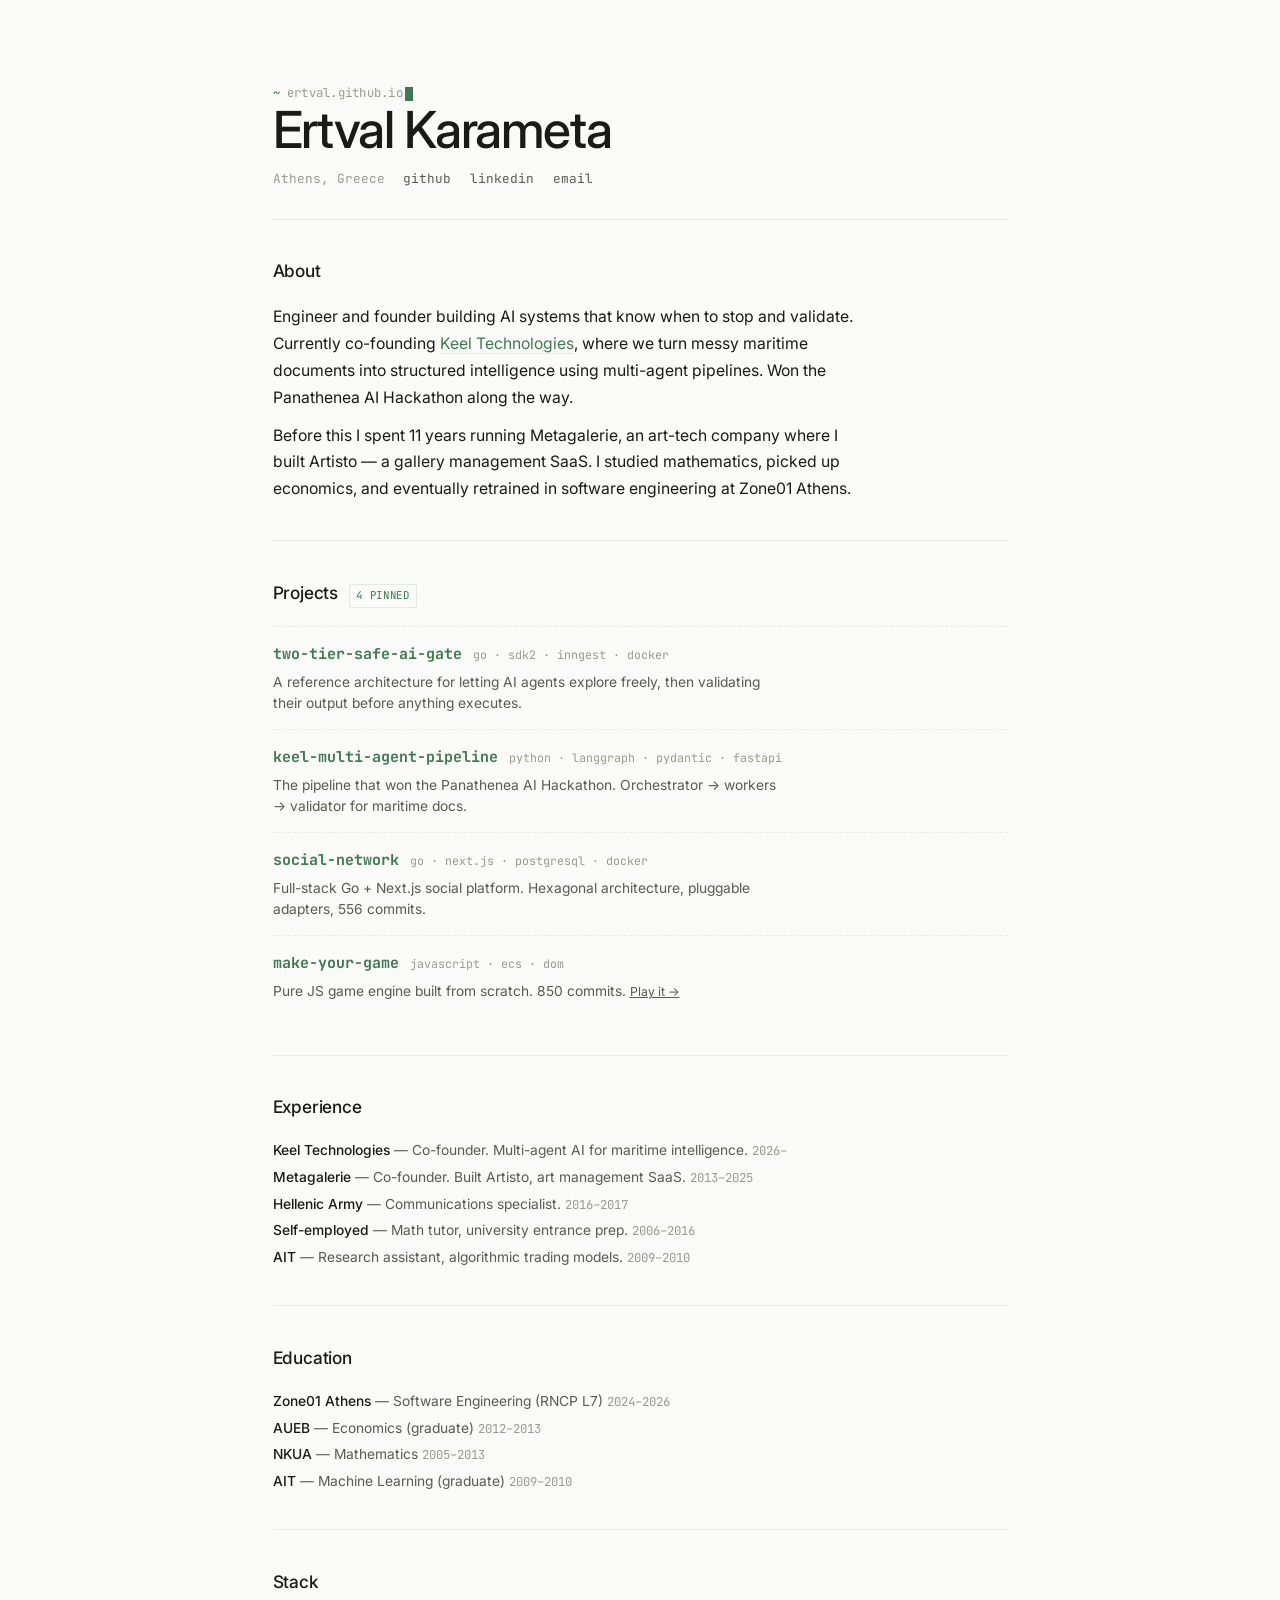
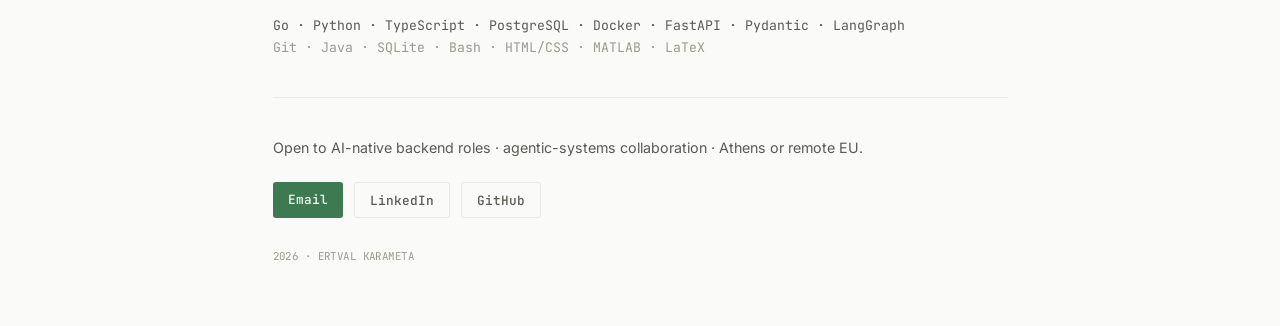
<file: design-alternatives/v2-terminal.html>
<!doctype html>
<html lang="en">
<head>
<meta charset="utf-8" />
<meta name="viewport" content="width=device-width, initial-scale=1, viewport-fit=cover" />
<meta name="color-scheme" content="light dark" />
<title>Ertval Karameta — Engineer & Founder</title>
<meta name="description" content="Ertval Karameta. Engineer and founder building reliable AI agent systems. Athens, Greece." />
<link rel="icon" href="data:image/svg+xml,%3Csvg xmlns='http://www.w3.org/2000/svg' viewBox='0 0 32 32'%3E%3Crect width='32' height='32' rx='6' fill='%233D6B4A'/%3E%3Ctext x='16' y='22' font-family='monospace' font-size='18' font-weight='700' text-anchor='middle' fill='%23F4F5F1'%3EE%3C/text%3E%3C/svg%3E" />
<link rel="preconnect" href="https://fonts.googleapis.com" />
<link rel="preconnect" href="https://fonts.gstatic.com" crossorigin />
<link rel="stylesheet" href="https://fonts.googleapis.com/css2?family=JetBrains+Mono:wght@400;500;700&family=Inter:wght@400;500&display=swap" />
<style>
/* ── Tokens ── */
:root {
  --bg: #0C0C0C;
  --bg-2: #141414;
  --bg-3: #1A1A1A;
  --text: #C8C8C0;
  --text-2: #888880;
  --text-3: #585850;
  --accent: #5FA87A;
  --accent-dim: #5FA87A30;
  --rule: #C8C8C010;
  --mono: "JetBrains Mono", ui-monospace, SFMono-Regular, Menlo, Consolas, monospace;
  --sans: "Inter", system-ui, -apple-system, sans-serif;
  color-scheme: dark;
}

@media (prefers-color-scheme: light) {
  :root {
    --bg: #FAFAF8;
    --bg-2: #F2F2EE;
    --bg-3: #E8E8E2;
    --text: #1A1A18;
    --text-2: #5A5A52;
    --text-3: #9A9A90;
    --accent: #3D7A52;
    --accent-dim: #3D7A5220;
    --rule: #1A1A1812;
    color-scheme: light;
  }
}

/* ── Reset ── */
*, *::before, *::after { box-sizing: border-box; }
body { margin: 0; }
h1, h2, h3, p, ul, ol, dl, dd { margin: 0; padding: 0; }
ul, ol { list-style: none; }
a { color: inherit; }

/* ── Base ── */
html {
  font-family: var(--mono);
  font-size: 15px;
  background: var(--bg);
  color: var(--text);
}

body {
  line-height: 1.65;
  max-width: 52rem;
  margin: 0 auto;
  padding: 2.5rem 1.5rem 3rem;
  background: var(--bg);
}

::selection {
  background: var(--accent);
  color: var(--bg);
}

.skip {
  position: absolute;
  left: 1rem; top: -100px;
  z-index: 1000;
  padding: 8px 12px;
  background: var(--accent);
  color: var(--bg);
  border-radius: 2px;
  text-decoration: none;
  font-size: 0.8rem;
  transition: top 160ms ease;
}
.skip:focus-visible { top: 1rem; }

:focus-visible {
  outline: 2px solid var(--accent);
  outline-offset: 3px;
}

@media (prefers-reduced-motion: reduce) {
  *, *::before, *::after {
    animation-duration: 0.001ms !important;
    transition-duration: 0.001ms !important;
  }
}

/* ── Prompt line ── */
.prompt {
  color: var(--text-3);
  font-size: 0.82rem;
  letter-spacing: 0.02em;
}
.prompt__accent {
  color: var(--accent);
}

/* ── Hero ── */
.hero {
  padding: 3rem 0 2rem;
  border-bottom: 1px solid var(--rule);
}

.hero__name {
  font-family: var(--sans);
  font-size: clamp(2.2rem, 4vw + 1rem, 3.4rem);
  font-weight: 500;
  line-height: 1.05;
  letter-spacing: -0.03em;
  margin-bottom: 0.75rem;
}

.hero__meta {
  font-size: 0.85rem;
  color: var(--text-3);
  display: flex;
  flex-wrap: wrap;
  gap: 0.5rem 1.25rem;
}

.hero__meta a {
  text-decoration: none;
  color: var(--text-2);
  transition: color 160ms ease;
}
.hero__meta a:hover { color: var(--accent); }

/* ── Section ── */
.section {
  padding: 2.5rem 0;
  border-bottom: 1px solid var(--rule);
}

.section__head {
  display: flex;
  align-items: baseline;
  gap: 0.75rem;
  margin-bottom: 1.25rem;
}

.section__label {
  font-family: var(--sans);
  font-size: 1.15rem;
  font-weight: 500;
  color: var(--text);
  letter-spacing: -0.01em;
}

.section__badge {
  font-size: 0.72rem;
  color: var(--accent);
  padding: 2px 6px;
  border: 1px solid var(--accent-dim);
  border-radius: 2px;
  letter-spacing: 0.06em;
  text-transform: uppercase;
}

/* ── About ── */
.about p {
  font-family: var(--sans);
  font-size: 1.05rem;
  line-height: 1.7;
  color: var(--text);
  max-width: 58ch;
}

.about p + p {
  margin-top: 0.75rem;
}

.about a {
  text-decoration: none;
  color: var(--accent);
  border-bottom: 1px solid var(--accent-dim);
  transition: border-color 160ms ease;
}
.about a:hover { border-color: var(--accent); }

/* ── Projects ── */
.project {
  padding: 1rem 0;
  border-top: 1px dashed var(--rule);
}
.project:first-child { border-top: none; padding-top: 0; }

.project__head {
  display: flex;
  align-items: baseline;
  gap: 0.75rem;
  flex-wrap: wrap;
}

.project__name {
  font-size: 1rem;
  font-weight: 700;
  color: var(--accent);
}
.project__name a {
  text-decoration: none;
  color: inherit;
  transition: opacity 160ms ease;
}
.project__name a:hover { opacity: 0.8; }

.project__tags {
  font-size: 0.78rem;
  color: var(--text-3);
}

.project__desc {
  font-family: var(--sans);
  font-size: 0.92rem;
  color: var(--text-2);
  margin-top: 0.3rem;
  max-width: 56ch;
  line-height: 1.55;
}

.project__links {
  margin-top: 0.4rem;
  font-size: 0.82rem;
}
.project__links a {
  text-decoration: none;
  color: var(--text-3);
  transition: color 160ms ease;
}
.project__links a:hover { color: var(--accent); }

/* ── Experience / Education ── */
.dl-list {
  display: grid;
  gap: 0.4rem;
}

.dl-item {
  font-family: var(--sans);
  font-size: 0.92rem;
  color: var(--text-2);
  line-height: 1.5;
}

.dl-item strong {
  font-weight: 500;
  color: var(--text);
}

.dl-item .year {
  color: var(--text-3);
  font-family: var(--mono);
  font-size: 0.82rem;
}

/* ── Stack ── */
.stack-line {
  font-size: 0.88rem;
  color: var(--text-3);
  line-height: 1.7;
}
.stack-line .primary { color: var(--text-2); }

/* ── Footer ── */
.footer {
  padding: 2.5rem 0 1rem;
}

.footer__status {
  font-family: var(--sans);
  font-size: 0.95rem;
  color: var(--text-2);
  margin-bottom: 1.5rem;
}

.footer__links {
  display: flex;
  flex-wrap: wrap;
  gap: 0.75rem;
  margin-bottom: 2rem;
}

.footer__links a {
  display: inline-flex;
  padding: 0.45rem 1rem;
  border-radius: 3px;
  text-decoration: none;
  font-size: 0.85rem;
  font-weight: 500;
  transition: transform 160ms ease;
}
.footer__links a:hover { transform: translateY(-1px); }

.btn--green {
  background: var(--accent);
  color: var(--bg);
}

.btn--ghost {
  border: 1px solid var(--rule);
  color: var(--text-2);
}
.btn--ghost:hover {
  border-color: var(--accent);
  color: var(--accent);
}

.footer__copy {
  font-size: 0.72rem;
  color: var(--text-3);
  letter-spacing: 0.04em;
  text-transform: uppercase;
}

/* ── Cursor blink ── */
.cursor {
  display: inline-block;
  width: 8px;
  height: 1.1em;
  background: var(--accent);
  vertical-align: text-bottom;
  margin-left: 2px;
}

@media (prefers-reduced-motion: no-preference) {
  .cursor { animation: blink 1s step-end infinite; }
  body { animation: fade 400ms ease both; }
}
@keyframes blink {
  50% { opacity: 0; }
}
@keyframes fade {
  from { opacity: 0; }
  to { opacity: 1; }
}
</style>
</head>
<body>

<a class="skip" href="#main">Skip to content</a>

<header class="hero">
  <p class="prompt"><span class="prompt__accent">~</span> ertval.github.io<span class="cursor" aria-hidden="true"></span></p>
  <h1 class="hero__name">Ertval Karameta</h1>
  <div class="hero__meta">
    <span>Athens, Greece</span>
    <a href="https://github.com/ertval" rel="me noopener">github</a>
    <a href="https://linkedin.com/in/ertval" rel="me noopener">linkedin</a>
    <a href="mailto:erti@metagalerie.com">email</a>
  </div>
</header>

<main id="main">

  <!-- About -->
  <section class="section">
    <div class="section__head">
      <h2 class="section__label">About</h2>
    </div>
    <div class="about">
      <p>Engineer and founder building AI systems that know when to stop and validate. Currently co-founding <a href="https://github.com/ertval">Keel Technologies</a>, where we turn messy maritime documents into structured intelligence using multi-agent pipelines. Won the Panathenea AI Hackathon along the way.</p>
      <p>Before this I spent 11 years running Metagalerie, an art-tech company where I built Artisto &mdash; a gallery management SaaS. I studied mathematics, picked up economics, and eventually retrained in software engineering at Zone01 Athens.</p>
    </div>
  </section>

  <!-- Projects -->
  <section class="section">
    <div class="section__head">
      <h2 class="section__label">Projects</h2>
      <span class="section__badge">4 pinned</span>
    </div>

    <article class="project">
      <div class="project__head">
        <h3 class="project__name"><a href="https://github.com/ertval/two-tier-safe-ai-gate" rel="noopener">two-tier-safe-ai-gate</a></h3>
        <span class="project__tags">go &middot; sdk2 &middot; inngest &middot; docker</span>
      </div>
      <p class="project__desc">A reference architecture for letting AI agents explore freely, then validating their output before anything executes.</p>
    </article>

    <article class="project">
      <div class="project__head">
        <h3 class="project__name"><a href="https://github.com/ertval/keel-multi-agent-pipeline" rel="noopener">keel-multi-agent-pipeline</a></h3>
        <span class="project__tags">python &middot; langgraph &middot; pydantic &middot; fastapi</span>
      </div>
      <p class="project__desc">The pipeline that won the Panathenea AI Hackathon. Orchestrator &rarr; workers &rarr; validator for maritime docs.</p>
    </article>

    <article class="project">
      <div class="project__head">
        <h3 class="project__name"><a href="https://github.com/ertval/social-network" rel="noopener">social-network</a></h3>
        <span class="project__tags">go &middot; next.js &middot; postgresql &middot; docker</span>
      </div>
      <p class="project__desc">Full-stack Go + Next.js social platform. Hexagonal architecture, pluggable adapters, 556 commits.</p>
    </article>

    <article class="project">
      <div class="project__head">
        <h3 class="project__name"><a href="https://github.com/ertval/make-your-game" rel="noopener">make-your-game</a></h3>
        <span class="project__tags">javascript &middot; ecs &middot; dom</span>
      </div>
      <p class="project__desc">Pure JS game engine built from scratch. 850 commits. <a href="https://ertval.github.io/make-your-game/" rel="noopener" class="project__links">Play it &rarr;</a></p>
    </article>
  </section>

  <!-- Experience -->
  <section class="section">
    <div class="section__head">
      <h2 class="section__label">Experience</h2>
    </div>
    <ul class="dl-list">
      <li class="dl-item"><strong>Keel Technologies</strong> &mdash; Co-founder. Multi-agent AI for maritime intelligence. <span class="year">2026&ndash;</span></li>
      <li class="dl-item"><strong>Metagalerie</strong> &mdash; Co-founder. Built Artisto, art management SaaS. <span class="year">2013&ndash;2025</span></li>
      <li class="dl-item"><strong>Hellenic Army</strong> &mdash; Communications specialist. <span class="year">2016&ndash;2017</span></li>
      <li class="dl-item"><strong>Self-employed</strong> &mdash; Math tutor, university entrance prep. <span class="year">2006&ndash;2016</span></li>
      <li class="dl-item"><strong>AIT</strong> &mdash; Research assistant, algorithmic trading models. <span class="year">2009&ndash;2010</span></li>
    </ul>
  </section>

  <!-- Education -->
  <section class="section">
    <div class="section__head">
      <h2 class="section__label">Education</h2>
    </div>
    <ul class="dl-list">
      <li class="dl-item"><strong>Zone01 Athens</strong> &mdash; Software Engineering (RNCP L7) <span class="year">2024&ndash;2026</span></li>
      <li class="dl-item"><strong>AUEB</strong> &mdash; Economics (graduate) <span class="year">2012&ndash;2013</span></li>
      <li class="dl-item"><strong>NKUA</strong> &mdash; Mathematics <span class="year">2005&ndash;2013</span></li>
      <li class="dl-item"><strong>AIT</strong> &mdash; Machine Learning (graduate) <span class="year">2009&ndash;2010</span></li>
    </ul>
  </section>

  <!-- Stack -->
  <section class="section">
    <div class="section__head">
      <h2 class="section__label">Stack</h2>
    </div>
    <p class="stack-line"><span class="primary">Go &middot; Python &middot; TypeScript &middot; PostgreSQL &middot; Docker &middot; FastAPI &middot; Pydantic &middot; LangGraph</span></p>
    <p class="stack-line">Git &middot; Java &middot; SQLite &middot; Bash &middot; HTML/CSS &middot; MATLAB &middot; LaTeX</p>
  </section>

</main>

<footer class="footer">
  <p class="footer__status">Open to AI-native backend roles &middot; agentic-systems collaboration &middot; Athens or remote EU.</p>
  <nav class="footer__links" aria-label="Contact">
    <a class="btn--green" href="mailto:erti@metagalerie.com">Email</a>
    <a class="btn--ghost" href="https://linkedin.com/in/ertval" rel="me noopener">LinkedIn</a>
    <a class="btn--ghost" href="https://github.com/ertval" rel="me noopener">GitHub</a>
  </nav>
  <p class="footer__copy">2026 &middot; Ertval Karameta</p>
</footer>

</body>
</html>
</file>
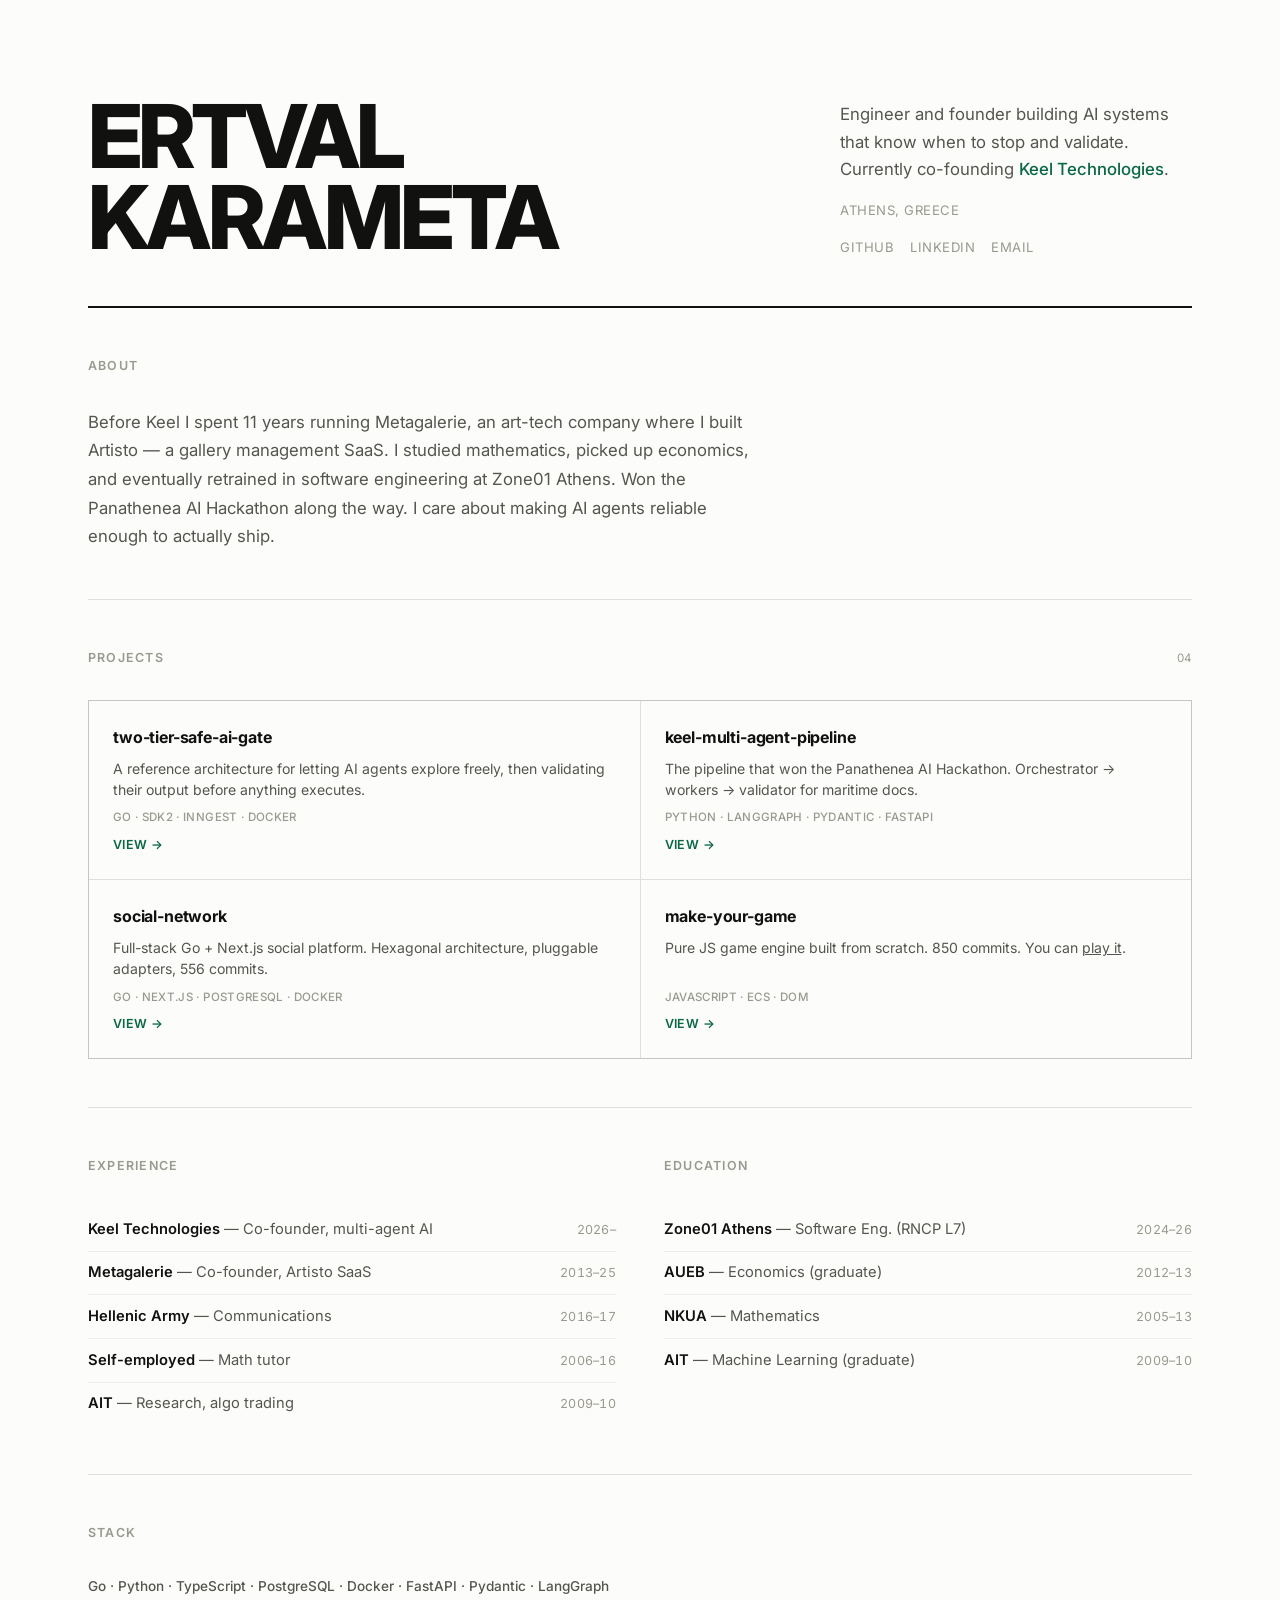
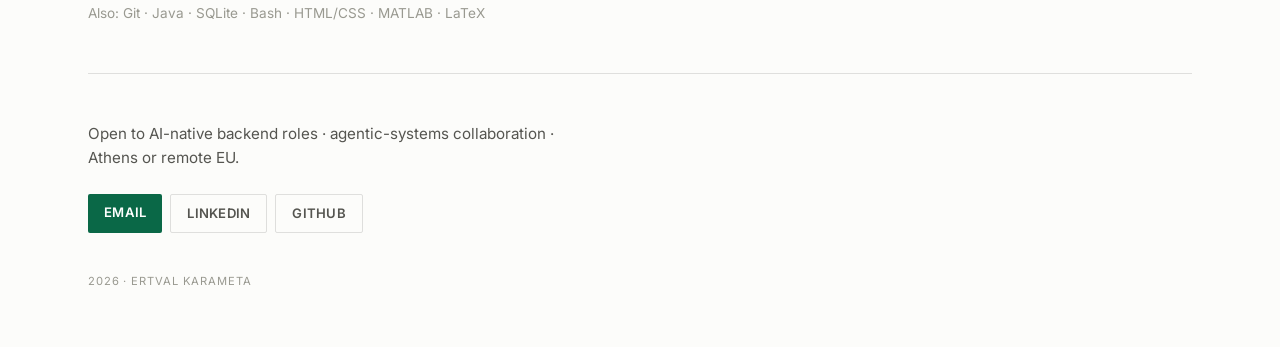
<file: design-alternatives/v3-swiss.html>
<!doctype html>
<html lang="en">
<head>
<meta charset="utf-8" />
<meta name="viewport" content="width=device-width, initial-scale=1, viewport-fit=cover" />
<meta name="color-scheme" content="light dark" />
<title>Ertval Karameta — Engineer & Founder</title>
<meta name="description" content="Ertval Karameta. Engineer and founder building reliable AI agent systems. Athens, Greece." />
<link rel="icon" href="data:image/svg+xml,%3Csvg xmlns='http://www.w3.org/2000/svg' viewBox='0 0 32 32'%3E%3Crect width='32' height='32' rx='6' fill='%233D6B4A'/%3E%3Ctext x='16' y='22' font-family='monospace' font-size='18' font-weight='700' text-anchor='middle' fill='%23F4F5F1'%3EE%3C/text%3E%3C/svg%3E" />
<link rel="preconnect" href="https://fonts.googleapis.com" />
<link rel="preconnect" href="https://fonts.gstatic.com" crossorigin />
<link rel="stylesheet" href="https://fonts.googleapis.com/css2?family=Inter:wght@400;500;600;700;800&display=swap" />
<style>
/* ── Tokens ── */
:root {
  --bg: #FCFCFA;
  --bg-2: #F0F0EC;
  --text: #111110;
  --text-2: #555550;
  --text-3: #999990;
  --accent: #0A6847;
  --accent-light: #0A684710;
  --rule: #11111010;
  --rule-strong: #11111020;
  --sans: "Inter", system-ui, -apple-system, sans-serif;
  color-scheme: light;
}

@media (prefers-color-scheme: dark) {
  :root {
    --bg: #0A0A09;
    --bg-2: #151514;
    --text: #EAEAE5;
    --text-2: #9A9A92;
    --text-3: #5A5A52;
    --accent: #3FB07A;
    --accent-light: #3FB07A15;
    --rule: #EAEAE510;
    --rule-strong: #EAEAE520;
    color-scheme: dark;
  }
}

/* ── Reset ── */
*, *::before, *::after { box-sizing: border-box; }
body { margin: 0; }
h1, h2, h3, p, ul, ol { margin: 0; padding: 0; }
ul, ol { list-style: none; }
a { color: inherit; }

/* ── Base ── */
html {
  font-family: var(--sans);
  font-size: 16px;
  background: var(--bg);
  color: var(--text);
}

body {
  font-size: 1rem;
  line-height: 1.6;
  background: var(--bg);
}

::selection {
  background: var(--accent);
  color: #fff;
}

.skip {
  position: absolute;
  left: 1rem; top: -100px;
  z-index: 1000;
  padding: 8px 12px;
  background: var(--accent);
  color: #fff;
  border-radius: 2px;
  text-decoration: none;
  font-size: 0.82rem;
  transition: top 160ms ease;
}
.skip:focus-visible { top: 1rem; }

:focus-visible {
  outline: 2px solid var(--accent);
  outline-offset: 3px;
}

@media (prefers-reduced-motion: reduce) {
  *, *::before, *::after {
    animation-duration: 0.001ms !important;
    transition-duration: 0.001ms !important;
  }
}

/* ── Layout ── */
.page {
  max-width: 72rem;
  margin: 0 auto;
  padding: 2rem 1.5rem;
}

/* ── Hero ── */
.hero {
  display: grid;
  grid-template-columns: 1fr;
  gap: 2rem;
  padding: 4rem 0 3rem;
  border-bottom: 2px solid var(--text);
}

@media (min-width: 768px) {
  .hero {
    grid-template-columns: 2fr 1fr;
    gap: 3rem;
  }
}

.hero__name {
  font-size: clamp(3rem, 6vw + 1rem, 5.5rem);
  font-weight: 800;
  line-height: 0.92;
  letter-spacing: -0.04em;
  text-transform: uppercase;
}

.hero__right {
  display: flex;
  flex-direction: column;
  justify-content: flex-end;
  gap: 1rem;
}

.hero__about {
  font-size: 1.05rem;
  line-height: 1.65;
  color: var(--text-2);
  max-width: 36ch;
}

.hero__about a {
  text-decoration: none;
  color: var(--accent);
  font-weight: 500;
}
.hero__about a:hover { text-decoration: underline; }

.hero__meta {
  font-size: 0.82rem;
  color: var(--text-3);
  letter-spacing: 0.04em;
  text-transform: uppercase;
}

.hero__links {
  display: flex;
  gap: 1rem;
  font-size: 0.82rem;
  letter-spacing: 0.04em;
  text-transform: uppercase;
}

.hero__links a {
  text-decoration: none;
  color: var(--text-3);
  transition: color 160ms ease;
}
.hero__links a:hover { color: var(--accent); }

/* ── Grid section ── */
.grid-section {
  padding: 3rem 0;
  border-bottom: 1px solid var(--rule-strong);
}

.grid-section__head {
  display: flex;
  justify-content: space-between;
  align-items: baseline;
  margin-bottom: 2rem;
}

.grid-section__title {
  font-size: 0.78rem;
  font-weight: 600;
  letter-spacing: 0.1em;
  text-transform: uppercase;
  color: var(--text-3);
}

.grid-section__count {
  font-size: 0.72rem;
  color: var(--text-3);
  letter-spacing: 0.06em;
}

/* ── Projects grid ── */
.project-grid {
  display: grid;
  grid-template-columns: 1fr;
  gap: 1px;
  background: var(--rule-strong);
  border: 1px solid var(--rule-strong);
}

@media (min-width: 640px) {
  .project-grid {
    grid-template-columns: 1fr 1fr;
  }
}

.project {
  padding: 1.5rem;
  background: var(--bg);
  display: flex;
  flex-direction: column;
  gap: 0.5rem;
  transition: background 200ms ease;
}
.project:hover { background: var(--bg-2); }

.project__name {
  font-size: 1rem;
  font-weight: 700;
  letter-spacing: -0.01em;
}
.project__name a {
  text-decoration: none;
  transition: color 160ms ease;
}
.project__name a:hover { color: var(--accent); }

.project__desc {
  font-size: 0.88rem;
  color: var(--text-2);
  line-height: 1.5;
  flex: 1;
}

.project__tags {
  font-size: 0.72rem;
  color: var(--text-3);
  letter-spacing: 0.03em;
  text-transform: uppercase;
  font-weight: 500;
}

.project__link {
  font-size: 0.78rem;
  font-weight: 600;
  letter-spacing: 0.04em;
  text-transform: uppercase;
}
.project__link a {
  text-decoration: none;
  color: var(--accent);
  transition: opacity 160ms ease;
}
.project__link a:hover { opacity: 0.7; }

/* ── Experience / Education ── */
.compact-list {
  display: grid;
  gap: 0;
}

.compact-item {
  display: grid;
  grid-template-columns: 1fr auto;
  gap: 1rem;
  padding: 0.6rem 0;
  border-bottom: 1px solid var(--rule);
  align-items: baseline;
  font-size: 0.92rem;
}
.compact-item:last-child { border-bottom: none; }

.compact-item__main {
  color: var(--text);
}
.compact-item__main strong {
  font-weight: 600;
}
.compact-item__main span {
  color: var(--text-2);
}

.compact-item__year {
  font-size: 0.78rem;
  color: var(--text-3);
  font-variant-numeric: tabular-nums;
  letter-spacing: 0.02em;
  white-space: nowrap;
}

/* ── Two-col layout ── */
.two-col {
  display: grid;
  grid-template-columns: 1fr;
  gap: 3rem;
}

@media (min-width: 768px) {
  .two-col {
    grid-template-columns: 1fr 1fr;
  }
}

/* ── Stack ── */
.stack-text {
  font-size: 0.85rem;
  color: var(--text-3);
  line-height: 1.7;
}
.stack-text .primary {
  color: var(--text-2);
  font-weight: 500;
}

/* ── Footer ── */
.footer {
  padding: 3rem 0 1.5rem;
}

.footer__status {
  font-size: 0.95rem;
  color: var(--text-2);
  margin-bottom: 1.5rem;
  max-width: 48ch;
}

.footer__links {
  display: flex;
  flex-wrap: wrap;
  gap: 0.5rem;
  margin-bottom: 2.5rem;
}

.footer__links a {
  display: inline-flex;
  padding: 0.5rem 1rem;
  border-radius: 2px;
  text-decoration: none;
  font-size: 0.82rem;
  font-weight: 600;
  letter-spacing: 0.02em;
  text-transform: uppercase;
  transition: transform 160ms ease;
}
.footer__links a:hover { transform: translateY(-1px); }

.btn--accent {
  background: var(--accent);
  color: #fff;
}

.btn--outline {
  border: 1px solid var(--rule-strong);
  color: var(--text-2);
}
.btn--outline:hover {
  border-color: var(--accent);
  color: var(--accent);
}

.footer__copy {
  font-size: 0.7rem;
  color: var(--text-3);
  letter-spacing: 0.08em;
  text-transform: uppercase;
}

/* ── Entrance ── */
@media (prefers-reduced-motion: no-preference) {
  body { animation: fade 450ms ease both; }
}
@keyframes fade {
  from { opacity: 0; }
  to { opacity: 1; }
}
</style>
</head>
<body>

<a class="skip" href="#main">Skip to content</a>

<div class="page">

<header class="hero">
  <div>
    <h1 class="hero__name">Ertval<br>Karameta</h1>
  </div>
  <div class="hero__right">
    <p class="hero__about">Engineer and founder building AI systems that know when to stop and validate. Currently co-founding <a href="https://github.com/ertval">Keel Technologies</a>.</p>
    <p class="hero__meta">Athens, Greece</p>
    <nav class="hero__links" aria-label="Contact">
      <a href="https://github.com/ertval" rel="me noopener">GitHub</a>
      <a href="https://linkedin.com/in/ertval" rel="me noopener">LinkedIn</a>
      <a href="mailto:erti@metagalerie.com">Email</a>
    </nav>
  </div>
</header>

<main id="main">

  <!-- About (extended) -->
  <section class="grid-section">
    <div class="grid-section__head">
      <h2 class="grid-section__title">About</h2>
    </div>
    <p style="font-size: 1.05rem; line-height: 1.7; color: var(--text-2); max-width: 62ch;">Before Keel I spent 11 years running Metagalerie, an art-tech company where I built Artisto &mdash; a gallery management SaaS. I studied mathematics, picked up economics, and eventually retrained in software engineering at Zone01 Athens. Won the Panathenea AI Hackathon along the way. I care about making AI agents reliable enough to actually ship.</p>
  </section>

  <!-- Projects -->
  <section class="grid-section">
    <div class="grid-section__head">
      <h2 class="grid-section__title">Projects</h2>
      <span class="grid-section__count">04</span>
    </div>

    <div class="project-grid">
      <article class="project">
        <h3 class="project__name"><a href="https://github.com/ertval/two-tier-safe-ai-gate" rel="noopener">two-tier-safe-ai-gate</a></h3>
        <p class="project__desc">A reference architecture for letting AI agents explore freely, then validating their output before anything executes.</p>
        <p class="project__tags">Go &middot; SDK2 &middot; Inngest &middot; Docker</p>
        <p class="project__link"><a href="https://github.com/ertval/two-tier-safe-ai-gate" rel="noopener">View &rarr;</a></p>
      </article>

      <article class="project">
        <h3 class="project__name"><a href="https://github.com/ertval/keel-multi-agent-pipeline" rel="noopener">keel-multi-agent-pipeline</a></h3>
        <p class="project__desc">The pipeline that won the Panathenea AI Hackathon. Orchestrator &rarr; workers &rarr; validator for maritime docs.</p>
        <p class="project__tags">Python &middot; LangGraph &middot; Pydantic &middot; FastAPI</p>
        <p class="project__link"><a href="https://github.com/ertval/keel-multi-agent-pipeline" rel="noopener">View &rarr;</a></p>
      </article>

      <article class="project">
        <h3 class="project__name"><a href="https://github.com/ertval/social-network" rel="noopener">social-network</a></h3>
        <p class="project__desc">Full-stack Go + Next.js social platform. Hexagonal architecture, pluggable adapters, 556 commits.</p>
        <p class="project__tags">Go &middot; Next.js &middot; PostgreSQL &middot; Docker</p>
        <p class="project__link"><a href="https://github.com/ertval/social-network" rel="noopener">View &rarr;</a></p>
      </article>

      <article class="project">
        <h3 class="project__name"><a href="https://github.com/ertval/make-your-game" rel="noopener">make-your-game</a></h3>
        <p class="project__desc">Pure JS game engine built from scratch. 850 commits. You can <a href="https://ertval.github.io/make-your-game/" rel="noopener">play it</a>.</p>
        <p class="project__tags">JavaScript &middot; ECS &middot; DOM</p>
        <p class="project__link"><a href="https://github.com/ertval/make-your-game" rel="noopener">View &rarr;</a></p>
      </article>
    </div>
  </section>

  <!-- Experience + Education -->
  <section class="grid-section">
    <div class="two-col">
      <div>
        <div class="grid-section__head">
          <h2 class="grid-section__title">Experience</h2>
        </div>
        <ul class="compact-list">
          <li class="compact-item">
            <div class="compact-item__main"><strong>Keel Technologies</strong> <span>&mdash; Co-founder, multi-agent AI</span></div>
            <span class="compact-item__year">2026&ndash;</span>
          </li>
          <li class="compact-item">
            <div class="compact-item__main"><strong>Metagalerie</strong> <span>&mdash; Co-founder, Artisto SaaS</span></div>
            <span class="compact-item__year">2013&ndash;25</span>
          </li>
          <li class="compact-item">
            <div class="compact-item__main"><strong>Hellenic Army</strong> <span>&mdash; Communications</span></div>
            <span class="compact-item__year">2016&ndash;17</span>
          </li>
          <li class="compact-item">
            <div class="compact-item__main"><strong>Self-employed</strong> <span>&mdash; Math tutor</span></div>
            <span class="compact-item__year">2006&ndash;16</span>
          </li>
          <li class="compact-item">
            <div class="compact-item__main"><strong>AIT</strong> <span>&mdash; Research, algo trading</span></div>
            <span class="compact-item__year">2009&ndash;10</span>
          </li>
        </ul>
      </div>
      <div>
        <div class="grid-section__head">
          <h2 class="grid-section__title">Education</h2>
        </div>
        <ul class="compact-list">
          <li class="compact-item">
            <div class="compact-item__main"><strong>Zone01 Athens</strong> <span>&mdash; Software Eng. (RNCP L7)</span></div>
            <span class="compact-item__year">2024&ndash;26</span>
          </li>
          <li class="compact-item">
            <div class="compact-item__main"><strong>AUEB</strong> <span>&mdash; Economics (graduate)</span></div>
            <span class="compact-item__year">2012&ndash;13</span>
          </li>
          <li class="compact-item">
            <div class="compact-item__main"><strong>NKUA</strong> <span>&mdash; Mathematics</span></div>
            <span class="compact-item__year">2005&ndash;13</span>
          </li>
          <li class="compact-item">
            <div class="compact-item__main"><strong>AIT</strong> <span>&mdash; Machine Learning (graduate)</span></div>
            <span class="compact-item__year">2009&ndash;10</span>
          </li>
        </ul>
      </div>
    </div>
  </section>

  <!-- Stack -->
  <section class="grid-section">
    <div class="grid-section__head">
      <h2 class="grid-section__title">Stack</h2>
    </div>
    <p class="stack-text"><span class="primary">Go &middot; Python &middot; TypeScript &middot; PostgreSQL &middot; Docker &middot; FastAPI &middot; Pydantic &middot; LangGraph</span></p>
    <p class="stack-text" style="margin-top: 0.25rem;">Also: Git &middot; Java &middot; SQLite &middot; Bash &middot; HTML/CSS &middot; MATLAB &middot; LaTeX</p>
  </section>

</main>

<footer class="footer">
  <p class="footer__status">Open to AI-native backend roles &middot; agentic-systems collaboration &middot; Athens or remote EU.</p>
  <nav class="footer__links" aria-label="Contact">
    <a class="btn--accent" href="mailto:erti@metagalerie.com">Email</a>
    <a class="btn--outline" href="https://linkedin.com/in/ertval" rel="me noopener">LinkedIn</a>
    <a class="btn--outline" href="https://github.com/ertval" rel="me noopener">GitHub</a>
  </nav>
  <p class="footer__copy">2026 &middot; Ertval Karameta</p>
</footer>

</div>

</body>
</html>
</file>
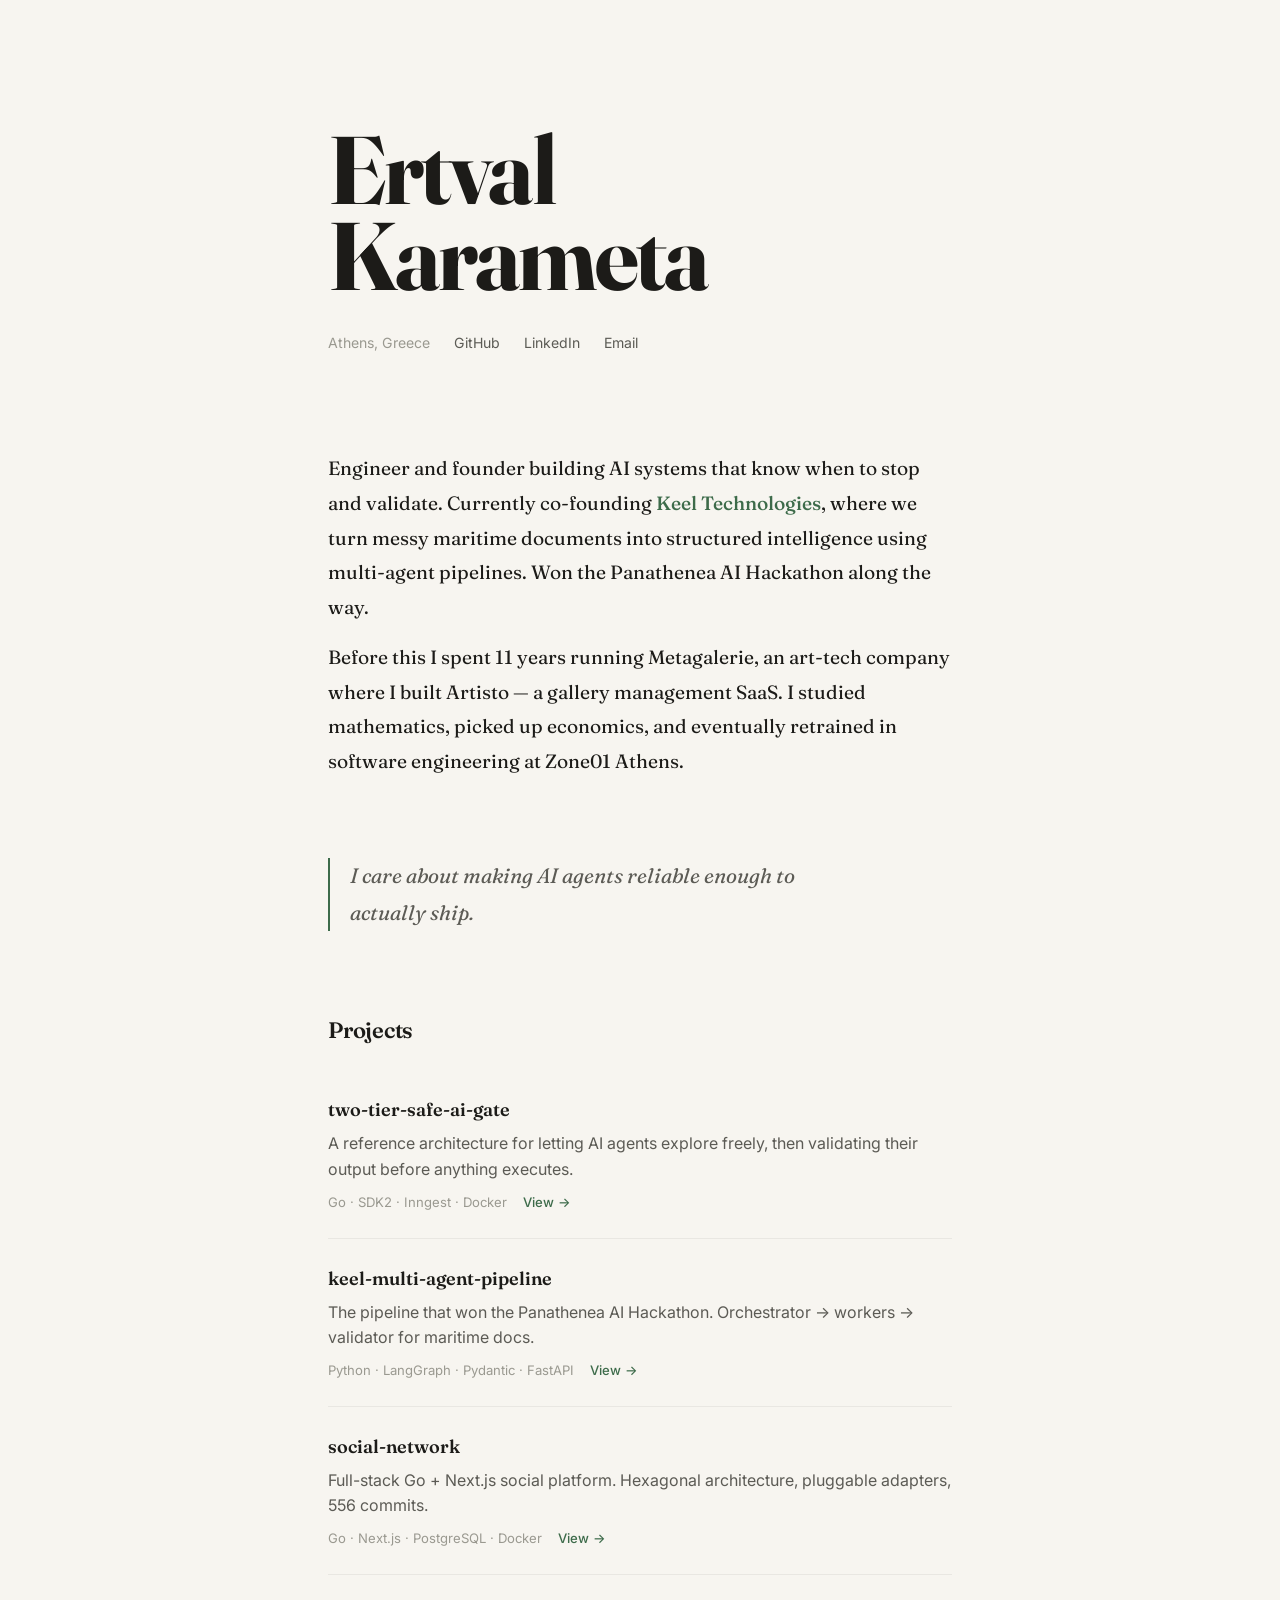
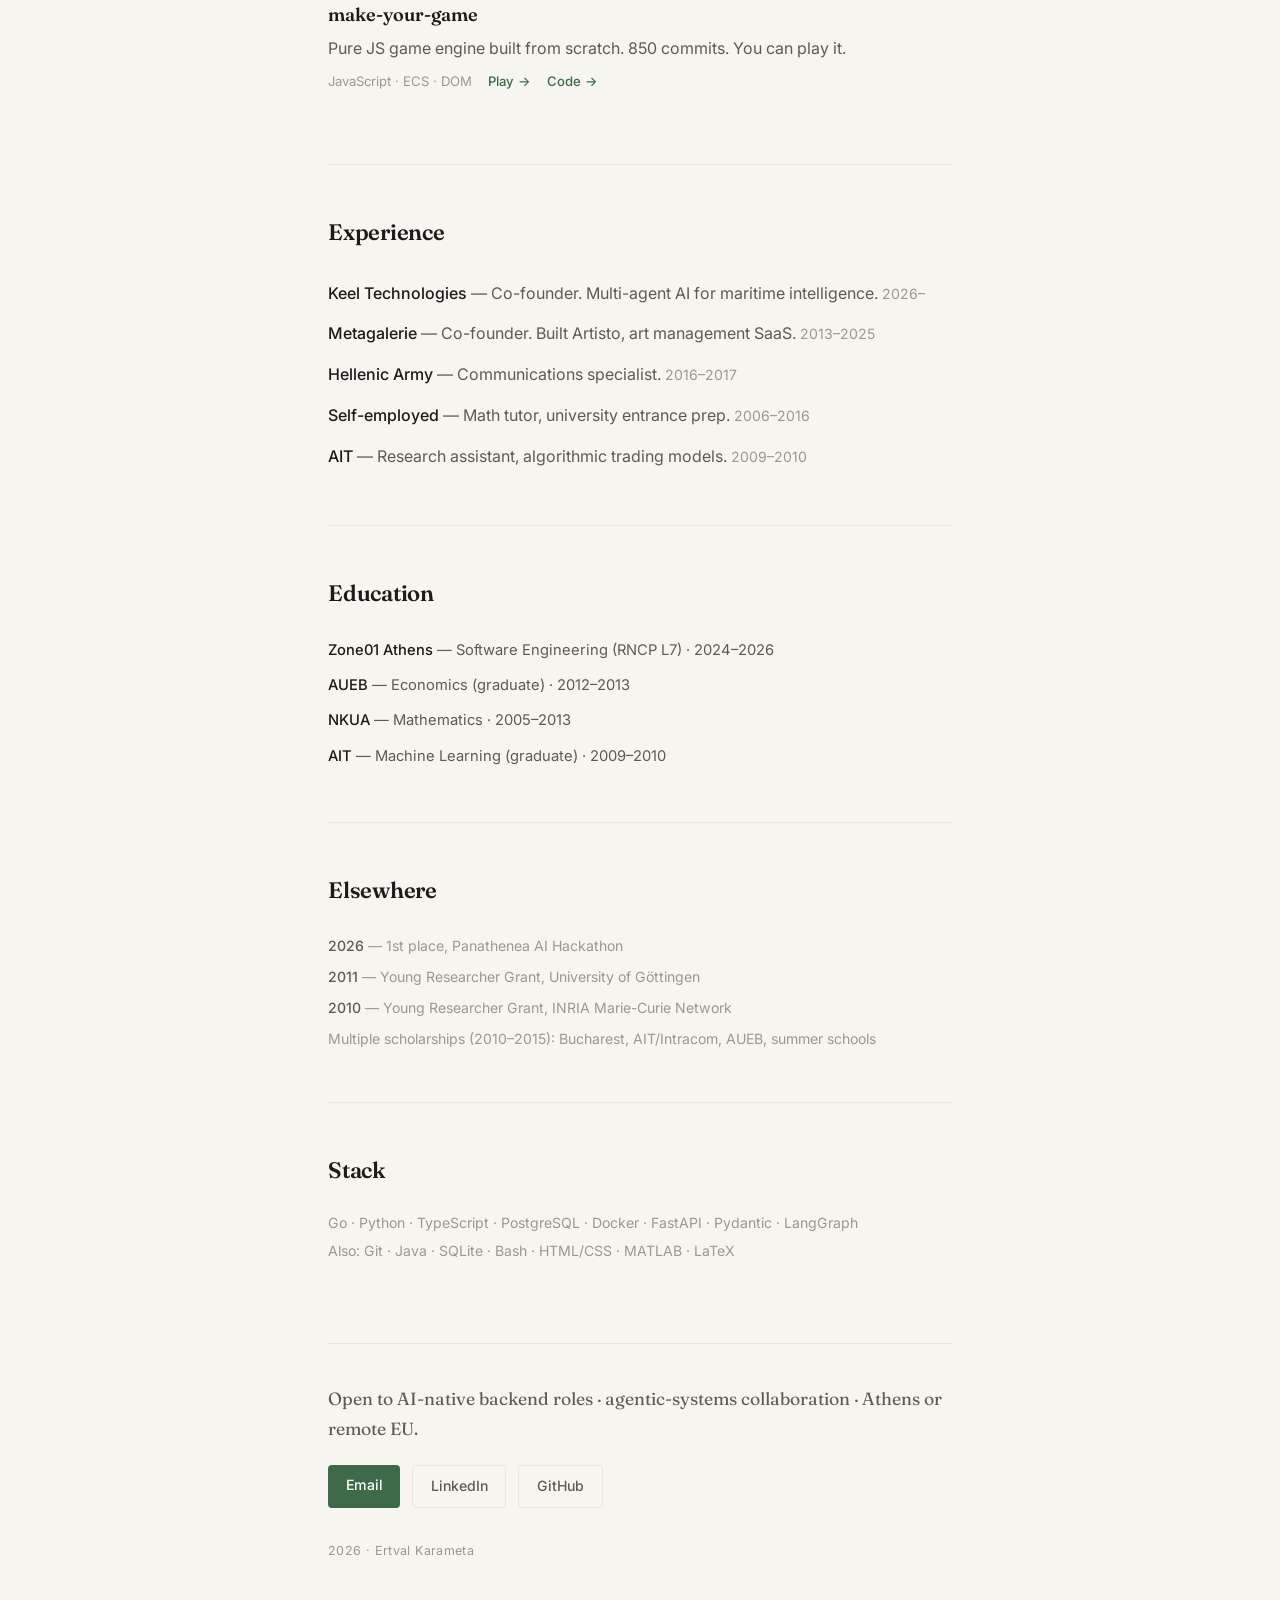
<file: design-alternatives/v4-magazine.html>
<!doctype html>
<html lang="en">
<head>
<meta charset="utf-8" />
<meta name="viewport" content="width=device-width, initial-scale=1, viewport-fit=cover" />
<meta name="color-scheme" content="light dark" />
<title>Ertval Karameta — Engineer & Founder</title>
<meta name="description" content="Ertval Karameta. Engineer and founder building reliable AI agent systems. Athens, Greece." />
<link rel="icon" href="data:image/svg+xml,%3Csvg xmlns='http://www.w3.org/2000/svg' viewBox='0 0 32 32'%3E%3Crect width='32' height='32' rx='6' fill='%233D6B4A'/%3E%3Ctext x='16' y='22' font-family='monospace' font-size='18' font-weight='700' text-anchor='middle' fill='%23F4F5F1'%3EE%3C/text%3E%3C/svg%3E" />
<link rel="preconnect" href="https://fonts.googleapis.com" />
<link rel="preconnect" href="https://fonts.gstatic.com" crossorigin />
<link rel="stylesheet" href="https://fonts.googleapis.com/css2?family=Fraunces:opsz,wght@9..144,400;9..144,500;9..144,600;9..144,700&family=Inter:wght@400;500&display=swap" />
<style>
/* ── Tokens ── */
:root {
  --bg: #F7F5F0;
  --bg-2: #EFECE5;
  --text: #1C1B18;
  --text-2: #5C5B55;
  --text-3: #9A9990;
  --accent: #3D6B4A;
  --accent-light: #3D6B4A10;
  --rule: #1C1B1810;
  --serif: "Fraunces", Georgia, "Times New Roman", serif;
  --sans: "Inter", system-ui, -apple-system, sans-serif;
  color-scheme: light;
}

@media (prefers-color-scheme: dark) {
  :root {
    --bg: #0E0D0B;
    --bg-2: #1A1916;
    --text: #E5E2DA;
    --text-2: #A5A298;
    --text-3: #656258;
    --accent: #7FB089;
    --accent-light: #7FB08915;
    --rule: #E5E2DA10;
    color-scheme: dark;
  }
}

/* ── Reset ── */
*, *::before, *::after { box-sizing: border-box; }
body { margin: 0; }
h1, h2, h3, p, ul, ol, blockquote { margin: 0; padding: 0; }
ul, ol { list-style: none; }
a { color: inherit; }

/* ── Base ── */
html {
  font-family: var(--sans);
  font-size: 16px;
  background: var(--bg);
  color: var(--text);
}

body {
  font-size: 1.1rem;
  line-height: 1.75;
  max-width: 42rem;
  margin: 0 auto;
  padding: 0 1.5rem 4rem;
  background: var(--bg);
}

::selection {
  background: var(--accent);
  color: #fff;
}

.skip {
  position: absolute;
  left: 1rem; top: -100px;
  z-index: 1000;
  padding: 8px 12px;
  background: var(--accent);
  color: #fff;
  border-radius: 3px;
  text-decoration: none;
  font-size: 0.82rem;
  transition: top 160ms ease;
}
.skip:focus-visible { top: 1rem; }

:focus-visible {
  outline: 2px solid var(--accent);
  outline-offset: 3px;
}

@media (prefers-reduced-motion: reduce) {
  *, *::before, *::after {
    animation-duration: 0.001ms !important;
    transition-duration: 0.001ms !important;
  }
}

/* ── Hero ── */
.hero {
  padding: clamp(5rem, 14vh, 8rem) 0 3rem;
}

.hero__name {
  font-family: var(--serif);
  font-size: clamp(3.5rem, 8vw + 1rem, 6rem);
  font-weight: 700;
  line-height: 0.9;
  letter-spacing: -0.03em;
  font-variation-settings: "opsz" 144;
  margin-bottom: 2rem;
}

.hero__nav {
  display: flex;
  flex-wrap: wrap;
  gap: 0.75rem 1.5rem;
  font-size: 0.88rem;
  color: var(--text-3);
}

.hero__nav a {
  text-decoration: none;
  color: var(--text-2);
  transition: color 160ms ease;
}
.hero__nav a:hover { color: var(--accent); }

/* ── Section ── */
.section {
  padding: 3rem 0;
}

.section + .section {
  border-top: 1px solid var(--rule);
}

.section__title {
  font-family: var(--serif);
  font-size: 1.4rem;
  font-weight: 600;
  font-variation-settings: "opsz" 36;
  letter-spacing: -0.01em;
  margin-bottom: 1.25rem;
}

/* ── About ── */
.about {
  font-size: 1.2rem;
  line-height: 1.8;
  color: var(--text);
  font-family: var(--serif);
  font-weight: 400;
  font-variation-settings: "opsz" 14;
}

.about p + p {
  margin-top: 1rem;
}

.about a {
  text-decoration: none;
  color: var(--accent);
  font-weight: 500;
}
.about a:hover { text-decoration: underline; }

/* ── Projects ── */
.project {
  padding: 1.5rem 0;
  border-bottom: 1px solid var(--rule);
}
.project:first-child { padding-top: 0; }
.project:last-child { border-bottom: none; }

.project__name {
  font-family: var(--serif);
  font-size: 1.15rem;
  font-weight: 600;
  font-variation-settings: "opsz" 36;
}
.project__name a {
  text-decoration: none;
  transition: color 160ms ease;
}
.project__name a:hover { color: var(--accent); }

.project__desc {
  font-size: 1rem;
  color: var(--text-2);
  margin-top: 0.3rem;
  line-height: 1.6;
}

.project__meta {
  display: flex;
  align-items: baseline;
  gap: 1rem;
  margin-top: 0.5rem;
  font-size: 0.82rem;
  color: var(--text-3);
}

.project__meta a {
  text-decoration: none;
  color: var(--accent);
  font-weight: 500;
  transition: opacity 160ms ease;
}
.project__meta a:hover { opacity: 0.7; }

/* ── Experience ── */
.xp-item {
  padding: 0.5rem 0;
  font-size: 1rem;
  color: var(--text-2);
  line-height: 1.55;
}
.xp-item strong {
  color: var(--text);
  font-weight: 500;
}
.xp-item .year {
  color: var(--text-3);
  font-size: 0.88rem;
}

/* ── Education ── */
.edu-item {
  padding: 0.3rem 0;
  font-size: 0.92rem;
  color: var(--text-2);
}
.edu-item strong {
  color: var(--text);
  font-weight: 500;
}

/* ── Honors ── */
.honor-item {
  padding: 0.2rem 0;
  font-size: 0.88rem;
  color: var(--text-3);
}
.honor-item strong {
  color: var(--text-2);
  font-weight: 500;
}

/* ── Stack ── */
.stack-text {
  font-size: 0.88rem;
  color: var(--text-3);
  line-height: 1.7;
}

/* ── Pull quote ── */
.pull {
  font-family: var(--serif);
  font-size: 1.3rem;
  font-style: italic;
  font-weight: 400;
  font-variation-settings: "opsz" 14;
  color: var(--text-2);
  border-left: 2px solid var(--accent);
  padding-left: 1.25rem;
  margin: 2rem 0;
  max-width: 36ch;
}

/* ── Footer ── */
.footer {
  border-top: 1px solid var(--rule);
  padding-top: 2.5rem;
  margin-top: 2rem;
}

.footer__status {
  font-family: var(--serif);
  font-size: 1.1rem;
  font-variation-settings: "opsz" 14;
  color: var(--text-2);
  margin-bottom: 1.25rem;
}

.footer__links {
  display: flex;
  flex-wrap: wrap;
  gap: 0.75rem;
  margin-bottom: 2rem;
}

.footer__links a {
  display: inline-flex;
  padding: 0.5rem 1.1rem;
  border-radius: 4px;
  text-decoration: none;
  font-size: 0.88rem;
  font-weight: 500;
  transition: transform 160ms ease;
}
.footer__links a:hover { transform: translateY(-1px); }

.btn--fill {
  background: var(--accent);
  color: #fff;
}

.btn--line {
  border: 1px solid var(--rule);
  color: var(--text-2);
}
.btn--line:hover {
  border-color: var(--accent);
  color: var(--accent);
}

.footer__copy {
  font-size: 0.78rem;
  color: var(--text-3);
  letter-spacing: 0.03em;
}

/* ── Entrance ── */
@media (prefers-reduced-motion: no-preference) {
  body { animation: fade 500ms ease both; }
}
@keyframes fade {
  from { opacity: 0; transform: translateY(6px); }
  to { opacity: 1; transform: none; }
}
</style>
</head>
<body>

<a class="skip" href="#main">Skip to content</a>

<header class="hero">
  <h1 class="hero__name">Ertval<br>Karameta</h1>
  <nav class="hero__nav" aria-label="Contact">
    <span>Athens, Greece</span>
    <a href="https://github.com/ertval" rel="me noopener">GitHub</a>
    <a href="https://linkedin.com/in/ertval" rel="me noopener">LinkedIn</a>
    <a href="mailto:erti@metagalerie.com">Email</a>
  </nav>
</header>

<main id="main">

  <!-- About -->
  <section class="section">
    <div class="about">
      <p>Engineer and founder building AI systems that know when to stop and validate. Currently co-founding <a href="https://github.com/ertval">Keel Technologies</a>, where we turn messy maritime documents into structured intelligence using multi-agent pipelines. Won the Panathenea AI Hackathon along the way.</p>
      <p>Before this I spent 11 years running Metagalerie, an art-tech company where I built Artisto &mdash; a gallery management SaaS. I studied mathematics, picked up economics, and eventually retrained in software engineering at Zone01 Athens.</p>
    </div>
  </section>

  <!-- Pull quote -->
  <blockquote class="pull">I care about making AI agents reliable enough to actually ship.</blockquote>

  <!-- Projects -->
  <section class="section">
    <h2 class="section__title">Projects</h2>

    <article class="project">
      <h3 class="project__name"><a href="https://github.com/ertval/two-tier-safe-ai-gate" rel="noopener">two-tier-safe-ai-gate</a></h3>
      <p class="project__desc">A reference architecture for letting AI agents explore freely, then validating their output before anything executes.</p>
      <p class="project__meta"><span>Go &middot; SDK2 &middot; Inngest &middot; Docker</span> <a href="https://github.com/ertval/two-tier-safe-ai-gate" rel="noopener">View &rarr;</a></p>
    </article>

    <article class="project">
      <h3 class="project__name"><a href="https://github.com/ertval/keel-multi-agent-pipeline" rel="noopener">keel-multi-agent-pipeline</a></h3>
      <p class="project__desc">The pipeline that won the Panathenea AI Hackathon. Orchestrator &rarr; workers &rarr; validator for maritime docs.</p>
      <p class="project__meta"><span>Python &middot; LangGraph &middot; Pydantic &middot; FastAPI</span> <a href="https://github.com/ertval/keel-multi-agent-pipeline" rel="noopener">View &rarr;</a></p>
    </article>

    <article class="project">
      <h3 class="project__name"><a href="https://github.com/ertval/social-network" rel="noopener">social-network</a></h3>
      <p class="project__desc">Full-stack Go + Next.js social platform. Hexagonal architecture, pluggable adapters, 556 commits.</p>
      <p class="project__meta"><span>Go &middot; Next.js &middot; PostgreSQL &middot; Docker</span> <a href="https://github.com/ertval/social-network" rel="noopener">View &rarr;</a></p>
    </article>

    <article class="project">
      <h3 class="project__name"><a href="https://github.com/ertval/make-your-game" rel="noopener">make-your-game</a></h3>
      <p class="project__desc">Pure JS game engine built from scratch. 850 commits. You can play it.</p>
      <p class="project__meta"><span>JavaScript &middot; ECS &middot; DOM</span> <a href="https://ertval.github.io/make-your-game/" rel="noopener">Play &rarr;</a> <a href="https://github.com/ertval/make-your-game" rel="noopener">Code &rarr;</a></p>
    </article>
  </section>

  <!-- Experience -->
  <section class="section">
    <h2 class="section__title">Experience</h2>
    <ul>
      <li class="xp-item"><strong>Keel Technologies</strong> &mdash; Co-founder. Multi-agent AI for maritime intelligence. <span class="year">2026&ndash;</span></li>
      <li class="xp-item"><strong>Metagalerie</strong> &mdash; Co-founder. Built Artisto, art management SaaS. <span class="year">2013&ndash;2025</span></li>
      <li class="xp-item"><strong>Hellenic Army</strong> &mdash; Communications specialist. <span class="year">2016&ndash;2017</span></li>
      <li class="xp-item"><strong>Self-employed</strong> &mdash; Math tutor, university entrance prep. <span class="year">2006&ndash;2016</span></li>
      <li class="xp-item"><strong>AIT</strong> &mdash; Research assistant, algorithmic trading models. <span class="year">2009&ndash;2010</span></li>
    </ul>
  </section>

  <!-- Education -->
  <section class="section">
    <h2 class="section__title">Education</h2>
    <ul>
      <li class="edu-item"><strong>Zone01 Athens</strong> &mdash; Software Engineering (RNCP L7) &middot; 2024&ndash;2026</li>
      <li class="edu-item"><strong>AUEB</strong> &mdash; Economics (graduate) &middot; 2012&ndash;2013</li>
      <li class="edu-item"><strong>NKUA</strong> &mdash; Mathematics &middot; 2005&ndash;2013</li>
      <li class="edu-item"><strong>AIT</strong> &mdash; Machine Learning (graduate) &middot; 2009&ndash;2010</li>
    </ul>
  </section>

  <!-- Elsewhere -->
  <section class="section">
    <h2 class="section__title">Elsewhere</h2>
    <ul>
      <li class="honor-item"><strong>2026</strong> &mdash; 1st place, Panathenea AI Hackathon</li>
      <li class="honor-item"><strong>2011</strong> &mdash; Young Researcher Grant, University of G&ouml;ttingen</li>
      <li class="honor-item"><strong>2010</strong> &mdash; Young Researcher Grant, INRIA Marie-Curie Network</li>
      <li class="honor-item">Multiple scholarships (2010&ndash;2015): Bucharest, AIT/Intracom, AUEB, summer schools</li>
    </ul>
  </section>

  <!-- Stack -->
  <section class="section">
    <h2 class="section__title">Stack</h2>
    <p class="stack-text">Go &middot; Python &middot; TypeScript &middot; PostgreSQL &middot; Docker &middot; FastAPI &middot; Pydantic &middot; LangGraph</p>
    <p class="stack-text" style="margin-top: 0.25rem;">Also: Git &middot; Java &middot; SQLite &middot; Bash &middot; HTML/CSS &middot; MATLAB &middot; LaTeX</p>
  </section>

</main>

<footer class="footer">
  <p class="footer__status">Open to AI-native backend roles &middot; agentic-systems collaboration &middot; Athens or remote EU.</p>
  <nav class="footer__links" aria-label="Contact">
    <a class="btn--fill" href="mailto:erti@metagalerie.com">Email</a>
    <a class="btn--line" href="https://linkedin.com/in/ertval" rel="me noopener">LinkedIn</a>
    <a class="btn--line" href="https://github.com/ertval" rel="me noopener">GitHub</a>
  </nav>
  <p class="footer__copy">2026 &middot; Ertval Karameta</p>
</footer>

</body>
</html>
</file>
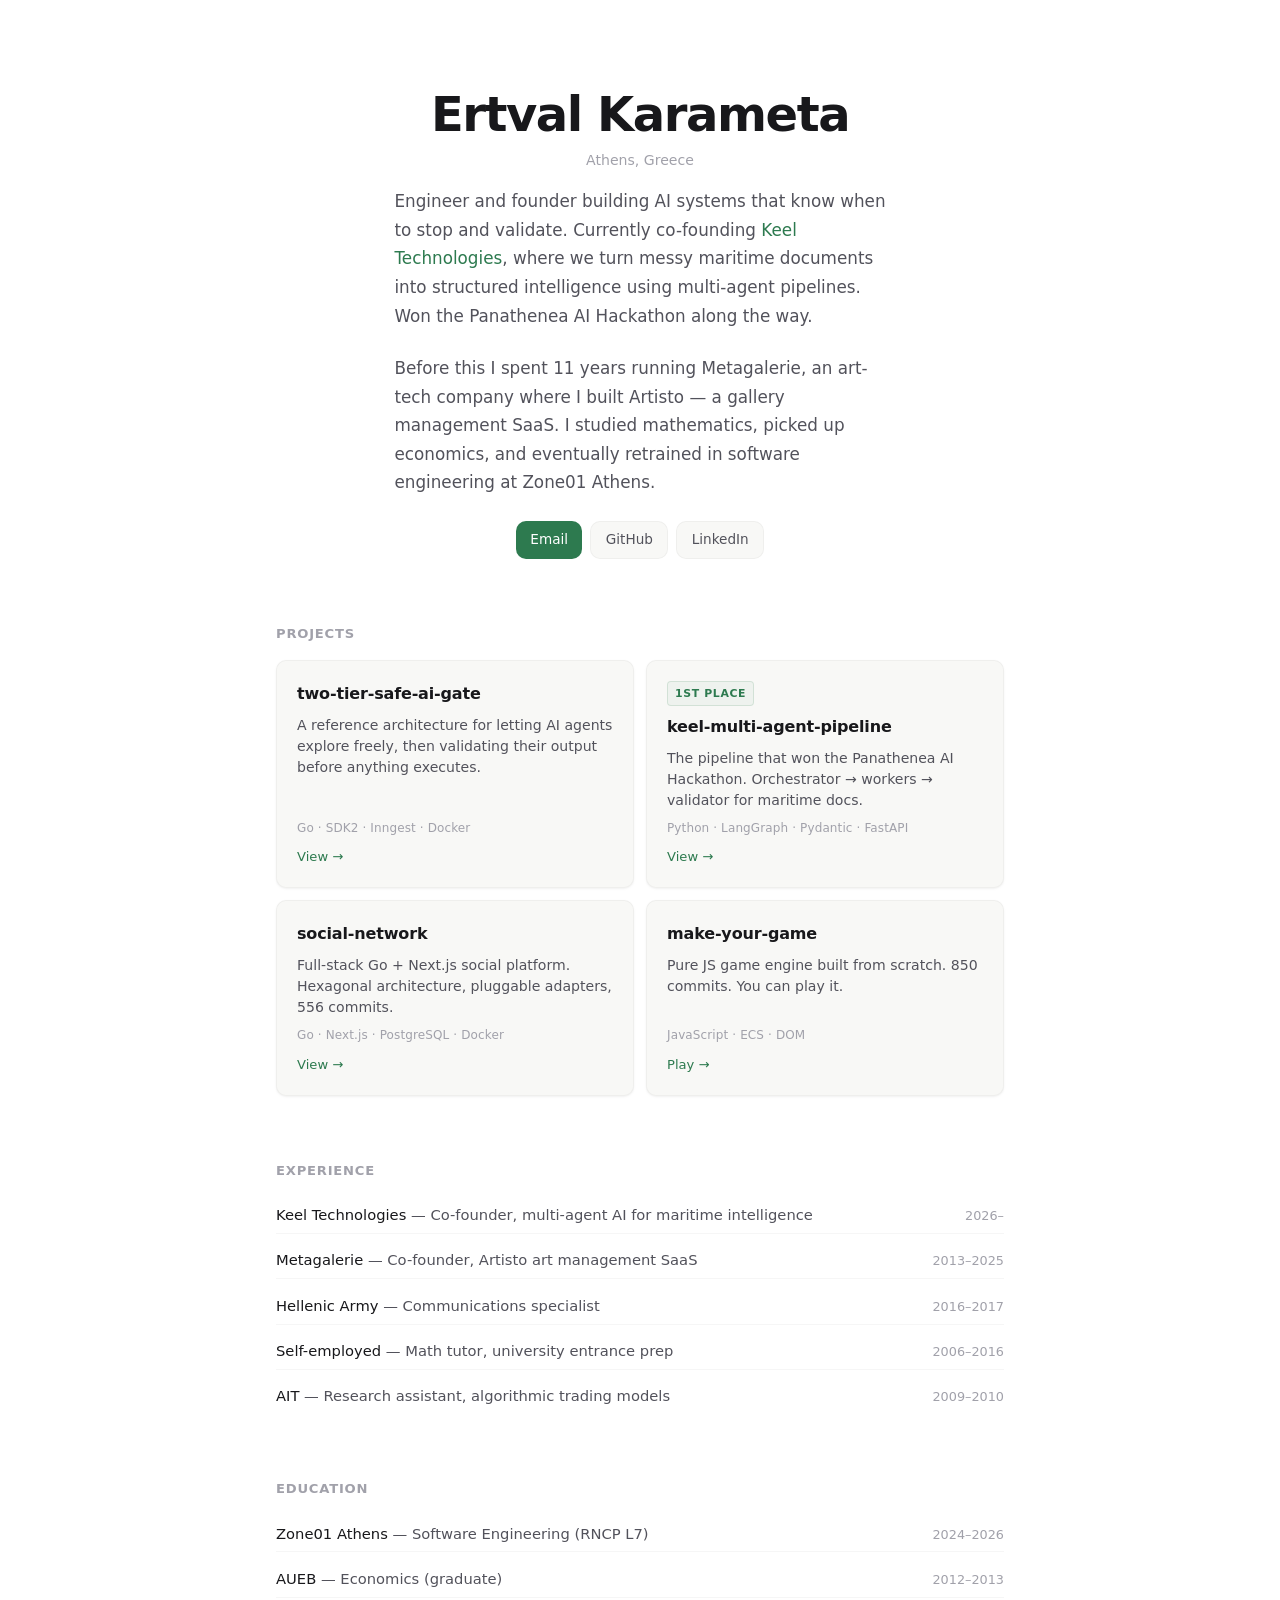
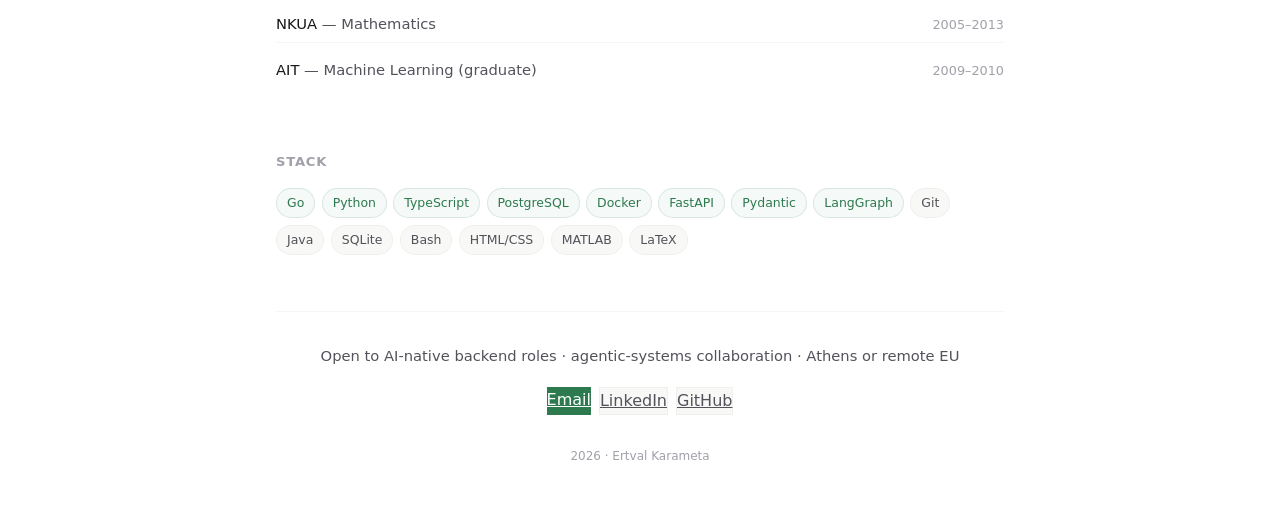
<file: design-alternatives/v5-minimal-cards.html>
<!doctype html>
<html lang="en">
<head>
<meta charset="utf-8" />
<meta name="viewport" content="width=device-width, initial-scale=1, viewport-fit=cover" />
<meta name="color-scheme" content="light dark" />
<title>Ertval Karameta — Engineer & Founder</title>
<meta name="description" content="Ertval Karameta. Engineer and founder building reliable AI agent systems. Athens, Greece." />
<link rel="icon" href="data:image/svg+xml,%3Csvg xmlns='http://www.w3.org/2000/svg' viewBox='0 0 32 32'%3E%3Crect width='32' height='32' rx='6' fill='%233D6B4A'/%3E%3Ctext x='16' y='22' font-family='monospace' font-size='18' font-weight='700' text-anchor='middle' fill='%23F4F5F1'%3EE%3C/text%3E%3C/svg%3E" />
<style>
/* ── Tokens ── */
:root {
  --bg: #FFFFFF;
  --bg-card: #F8F8F6;
  --text: #18181B;
  --text-2: #52525B;
  --text-3: #A1A1AA;
  --accent: #2D7A4F;
  --accent-bg: #2D7A4F0C;
  --accent-border: #2D7A4F25;
  --rule: #18181B0A;
  --radius: 10px;
  --shadow: 0 1px 3px rgba(0,0,0,0.04), 0 1px 2px rgba(0,0,0,0.03);
  --shadow-hover: 0 4px 12px rgba(0,0,0,0.06), 0 2px 4px rgba(0,0,0,0.04);
  color-scheme: light;
}

@media (prefers-color-scheme: dark) {
  :root {
    --bg: #09090B;
    --bg-card: #131316;
    --text: #EDEDEF;
    --text-2: #A1A1A6;
    --text-3: #5A5A60;
    --accent: #5EBB7F;
    --accent-bg: #5EBB7F0A;
    --accent-border: #5EBB7F20;
    --rule: #EDEDEF08;
    --shadow: 0 1px 3px rgba(0,0,0,0.2);
    --shadow-hover: 0 4px 12px rgba(0,0,0,0.3);
    color-scheme: dark;
  }
}

/* ── Reset ── */
*, *::before, *::after { box-sizing: border-box; }
body { margin: 0; }
h1, h2, h3, p, ul, ol { margin: 0; padding: 0; }
ul, ol { list-style: none; }
a { color: inherit; }

/* ── Base ── */
html {
  font-family: system-ui, -apple-system, "Segoe UI", Roboto, "Helvetica Neue", Arial, sans-serif;
  font-size: 16px;
  background: var(--bg);
  color: var(--text);
  -webkit-font-smoothing: antialiased;
}

body {
  font-size: 1rem;
  line-height: 1.6;
  max-width: 48rem;
  margin: 0 auto;
  padding: 2rem 1.25rem 3.5rem;
}

::selection {
  background: var(--accent);
  color: #fff;
}

.skip {
  position: absolute;
  left: 1rem; top: -100px;
  z-index: 1000;
  padding: 8px 12px;
  background: var(--accent);
  color: #fff;
  border-radius: var(--radius);
  text-decoration: none;
  font-size: 0.82rem;
  transition: top 160ms ease;
}
.skip:focus-visible { top: 1rem; }

:focus-visible {
  outline: 2px solid var(--accent);
  outline-offset: 3px;
  border-radius: 2px;
}

@media (prefers-reduced-motion: reduce) {
  *, *::before, *::after {
    animation-duration: 0.001ms !important;
    transition-duration: 0.001ms !important;
  }
}

/* ── Hero ── */
.hero {
  padding: 3.5rem 0 2rem;
  text-align: center;
}

.hero__name {
  font-size: clamp(2rem, 4vw + 1rem, 3rem);
  font-weight: 700;
  line-height: 1.1;
  letter-spacing: -0.03em;
  margin-bottom: 0.5rem;
}

.hero__loc {
  font-size: 0.88rem;
  color: var(--text-3);
  margin-bottom: 1rem;
}

.hero__about {
  font-size: 1.05rem;
  line-height: 1.7;
  color: var(--text-2);
  max-width: 46ch;
  margin: 0 auto 1.5rem;
  text-align: left;
}

.hero__about a {
  text-decoration: none;
  color: var(--accent);
  font-weight: 500;
}
.hero__about a:hover { text-decoration: underline; }

.hero__links {
  display: flex;
  justify-content: center;
  gap: 0.5rem;
}

.hero__links a {
  display: inline-flex;
  align-items: center;
  gap: 6px;
  padding: 0.45rem 0.9rem;
  border-radius: var(--radius);
  text-decoration: none;
  font-size: 0.85rem;
  font-weight: 500;
  transition: transform 140ms ease, box-shadow 140ms ease;
}
.hero__links a:hover {
  transform: translateY(-1px);
  box-shadow: var(--shadow-hover);
}

.btn--fill {
  background: var(--accent);
  color: #fff;
}

.btn--soft {
  background: var(--bg-card);
  color: var(--text-2);
  border: 1px solid var(--rule);
}
.btn--soft:hover {
  border-color: var(--accent-border);
  color: var(--accent);
}

/* ── Section ── */
.section {
  padding: 2rem 0;
}

.section__title {
  font-size: 0.82rem;
  font-weight: 600;
  letter-spacing: 0.06em;
  text-transform: uppercase;
  color: var(--text-3);
  margin-bottom: 1rem;
}

/* ── Project cards ── */
.card-grid {
  display: grid;
  grid-template-columns: 1fr;
  gap: 0.75rem;
}

@media (min-width: 560px) {
  .card-grid {
    grid-template-columns: 1fr 1fr;
  }
}

.card {
  background: var(--bg-card);
  border: 1px solid var(--rule);
  border-radius: var(--radius);
  padding: 1.25rem;
  display: flex;
  flex-direction: column;
  gap: 0.5rem;
  box-shadow: var(--shadow);
  transition: transform 200ms ease, box-shadow 200ms ease, border-color 200ms ease;
  text-decoration: none;
}
.card:hover {
  transform: translateY(-3px);
  box-shadow: var(--shadow-hover);
  border-color: var(--accent-border);
}

.card__badge {
  display: inline-flex;
  align-self: flex-start;
  font-size: 0.68rem;
  font-weight: 600;
  letter-spacing: 0.06em;
  text-transform: uppercase;
  padding: 3px 7px;
  border-radius: 4px;
  background: var(--accent-bg);
  color: var(--accent);
  border: 1px solid var(--accent-border);
}

.card__name {
  font-size: 1rem;
  font-weight: 600;
  letter-spacing: -0.01em;
}

.card__desc {
  font-size: 0.88rem;
  color: var(--text-2);
  line-height: 1.5;
  flex: 1;
}

.card__tags {
  font-size: 0.75rem;
  color: var(--text-3);
  letter-spacing: 0.01em;
}

.card__arrow {
  font-size: 0.82rem;
  color: var(--accent);
  font-weight: 500;
}

/* ── Compact list ── */
.list {
  display: grid;
  gap: 0.5rem;
}

.list-item {
  display: flex;
  justify-content: space-between;
  align-items: baseline;
  gap: 1rem;
  font-size: 0.92rem;
  color: var(--text-2);
  padding: 0.4rem 0;
  border-bottom: 1px solid var(--rule);
}
.list-item:last-child { border-bottom: none; }

.list-item strong {
  color: var(--text);
  font-weight: 500;
}

.list-item .year {
  font-size: 0.8rem;
  color: var(--text-3);
  white-space: nowrap;
  font-variant-numeric: tabular-nums;
}

/* ── Stack pills ── */
.pills {
  display: flex;
  flex-wrap: wrap;
  gap: 0.4rem;
}

.pill {
  font-size: 0.78rem;
  padding: 4px 10px;
  border-radius: 100px;
  background: var(--bg-card);
  border: 1px solid var(--rule);
  color: var(--text-2);
}
.pill--primary {
  background: var(--accent-bg);
  border-color: var(--accent-border);
  color: var(--accent);
  font-weight: 500;
}

/* ── Footer ── */
.footer {
  text-align: center;
  padding-top: 2rem;
  margin-top: 1.5rem;
  border-top: 1px solid var(--rule);
}

.footer__status {
  font-size: 0.92rem;
  color: var(--text-2);
  margin-bottom: 1.25rem;
}

.footer__links {
  display: flex;
  justify-content: center;
  gap: 0.5rem;
  margin-bottom: 2rem;
}

.footer__copy {
  font-size: 0.75rem;
  color: var(--text-3);
}

/* ── Entrance ── */
@media (prefers-reduced-motion: no-preference) {
  body { animation: fade 400ms ease both; }
}
@keyframes fade {
  from { opacity: 0; transform: translateY(4px); }
  to { opacity: 1; transform: none; }
}
</style>
</head>
<body>

<a class="skip" href="#main">Skip to content</a>

<header class="hero">
  <h1 class="hero__name">Ertval Karameta</h1>
  <p class="hero__loc">Athens, Greece</p>
  <p class="hero__about">Engineer and founder building AI systems that know when to stop and validate. Currently co-founding <a href="https://github.com/ertval">Keel Technologies</a>, where we turn messy maritime documents into structured intelligence using multi-agent pipelines. Won the Panathenea AI Hackathon along the way.</p>
  <p class="hero__about">Before this I spent 11 years running Metagalerie, an art-tech company where I built Artisto &mdash; a gallery management SaaS. I studied mathematics, picked up economics, and eventually retrained in software engineering at Zone01 Athens.</p>
  <nav class="hero__links" aria-label="Contact">
    <a class="btn--fill" href="mailto:erti@metagalerie.com">Email</a>
    <a class="btn--soft" href="https://github.com/ertval" rel="me noopener">GitHub</a>
    <a class="btn--soft" href="https://linkedin.com/in/ertval" rel="me noopener">LinkedIn</a>
  </nav>
</header>

<main id="main">

  <!-- Projects -->
  <section class="section">
    <h2 class="section__title">Projects</h2>
    <div class="card-grid">

      <a class="card" href="https://github.com/ertval/two-tier-safe-ai-gate" rel="noopener">
        <h3 class="card__name">two-tier-safe-ai-gate</h3>
        <p class="card__desc">A reference architecture for letting AI agents explore freely, then validating their output before anything executes.</p>
        <p class="card__tags">Go &middot; SDK2 &middot; Inngest &middot; Docker</p>
        <span class="card__arrow">View &rarr;</span>
      </a>

      <a class="card" href="https://github.com/ertval/keel-multi-agent-pipeline" rel="noopener">
        <span class="card__badge">1st place</span>
        <h3 class="card__name">keel-multi-agent-pipeline</h3>
        <p class="card__desc">The pipeline that won the Panathenea AI Hackathon. Orchestrator &rarr; workers &rarr; validator for maritime docs.</p>
        <p class="card__tags">Python &middot; LangGraph &middot; Pydantic &middot; FastAPI</p>
        <span class="card__arrow">View &rarr;</span>
      </a>

      <a class="card" href="https://github.com/ertval/social-network" rel="noopener">
        <h3 class="card__name">social-network</h3>
        <p class="card__desc">Full-stack Go + Next.js social platform. Hexagonal architecture, pluggable adapters, 556 commits.</p>
        <p class="card__tags">Go &middot; Next.js &middot; PostgreSQL &middot; Docker</p>
        <span class="card__arrow">View &rarr;</span>
      </a>

      <a class="card" href="https://github.com/ertval/make-your-game" rel="noopener">
        <h3 class="card__name">make-your-game</h3>
        <p class="card__desc">Pure JS game engine built from scratch. 850 commits. You can play it.</p>
        <p class="card__tags">JavaScript &middot; ECS &middot; DOM</p>
        <span class="card__arrow">Play &rarr;</span>
      </a>

    </div>
  </section>

  <!-- Experience -->
  <section class="section">
    <h2 class="section__title">Experience</h2>
    <ul class="list">
      <li class="list-item"><div><strong>Keel Technologies</strong> &mdash; Co-founder, multi-agent AI for maritime intelligence</div> <span class="year">2026&ndash;</span></li>
      <li class="list-item"><div><strong>Metagalerie</strong> &mdash; Co-founder, Artisto art management SaaS</div> <span class="year">2013&ndash;2025</span></li>
      <li class="list-item"><div><strong>Hellenic Army</strong> &mdash; Communications specialist</div> <span class="year">2016&ndash;2017</span></li>
      <li class="list-item"><div><strong>Self-employed</strong> &mdash; Math tutor, university entrance prep</div> <span class="year">2006&ndash;2016</span></li>
      <li class="list-item"><div><strong>AIT</strong> &mdash; Research assistant, algorithmic trading models</div> <span class="year">2009&ndash;2010</span></li>
    </ul>
  </section>

  <!-- Education -->
  <section class="section">
    <h2 class="section__title">Education</h2>
    <ul class="list">
      <li class="list-item"><div><strong>Zone01 Athens</strong> &mdash; Software Engineering (RNCP L7)</div> <span class="year">2024&ndash;2026</span></li>
      <li class="list-item"><div><strong>AUEB</strong> &mdash; Economics (graduate)</div> <span class="year">2012&ndash;2013</span></li>
      <li class="list-item"><div><strong>NKUA</strong> &mdash; Mathematics</div> <span class="year">2005&ndash;2013</span></li>
      <li class="list-item"><div><strong>AIT</strong> &mdash; Machine Learning (graduate)</div> <span class="year">2009&ndash;2010</span></li>
    </ul>
  </section>

  <!-- Stack -->
  <section class="section">
    <h2 class="section__title">Stack</h2>
    <div class="pills">
      <span class="pill pill--primary">Go</span>
      <span class="pill pill--primary">Python</span>
      <span class="pill pill--primary">TypeScript</span>
      <span class="pill pill--primary">PostgreSQL</span>
      <span class="pill pill--primary">Docker</span>
      <span class="pill pill--primary">FastAPI</span>
      <span class="pill pill--primary">Pydantic</span>
      <span class="pill pill--primary">LangGraph</span>
      <span class="pill">Git</span>
      <span class="pill">Java</span>
      <span class="pill">SQLite</span>
      <span class="pill">Bash</span>
      <span class="pill">HTML/CSS</span>
      <span class="pill">MATLAB</span>
      <span class="pill">LaTeX</span>
    </div>
  </section>

</main>

<footer class="footer">
  <p class="footer__status">Open to AI-native backend roles &middot; agentic-systems collaboration &middot; Athens or remote EU</p>
  <nav class="footer__links" aria-label="Contact">
    <a class="btn--fill" href="mailto:erti@metagalerie.com">Email</a>
    <a class="btn--soft" href="https://linkedin.com/in/ertval" rel="me noopener">LinkedIn</a>
    <a class="btn--soft" href="https://github.com/ertval" rel="me noopener">GitHub</a>
  </nav>
  <p class="footer__copy">2026 &middot; Ertval Karameta</p>
</footer>

</body>
</html>
</file>
<file: styles.css>
/* ============================================================
   ertval.github.io — design tokens + scoped styles
   built in OKLCH, light + dark, mobile-first
   ============================================================ */

/* ---------- Tokens ---------- */
:root {
  /* Brand surface — kelp-tinted near-neutral */
  --paper:        oklch(97.2% 0.006 145);   /* #F4F5F1 */
  --paper-2:      oklch(94.8% 0.008 145);   /* card /table tint  */
  --ink:          oklch(18.4% 0.012 145);   /* #0F1411 */
  --ink-2:        oklch(38.0% 0.014 145);   /* secondary text   */
  --ink-3:        oklch(52.0% 0.014 145);   /* tertiary         */
  --rule:         oklch(18.4% 0.012 145 / 0.12);
  --rule-strong:  oklch(18.4% 0.012 145 / 0.22);

  /* Accent — maritime brass-green */
  --accent:       oklch(46.5% 0.090 150);   /* #3D6B4A */
  --accent-ink:   oklch(98.0% 0.006 145);
  --accent-tint:  oklch(46.5% 0.090 150 / 0.08);

  /* Typography */
  --serif: "Fraunces", ui-serif, Georgia, "Times New Roman", serif;
  --sans:  "Inter", ui-sans-serif, system-ui, -apple-system, "Segoe UI", Roboto, sans-serif;
  --mono:  "JetBrains Mono", ui-monospace, SFMono-Regular, "SF Mono", Menlo, Consolas, monospace;

  /* Hierarchy — 1.3 ratio minimum */
  --t-display: clamp(2.6rem, 4.2vw + 1rem, 5.2rem);     /* hero name       */
  --t-h1:      clamp(2.0rem, 2.4vw + 1rem, 2.8rem);     /* section hook    */
  --t-h2:      clamp(1.25rem, 0.6vw + 1rem, 1.5rem);    /* card /note hook */
  --t-body:    1.0625rem;                                /* ~17px           */
  --t-small:   0.85rem;

  /* Spacing — 4 / 16 / 36 rhythm */
  --s-1:  4px;
  --s-2:  16px;
  --s-3:  36px;
  --s-4:  72px;
  --s-5:  128px;

  /* Measure */
  --measure: 68ch;

  /* Radii — minimal */
  --r-1: 2px;
  --r-2: 4px;

  color-scheme: light;
}

@media (prefers-color-scheme: dark) {
  :root {
    --paper:       oklch(14.2% 0.008 145);
    --paper-2:     oklch(17.0% 0.010 145);
    --ink:         oklch(92.0% 0.008 145);   /* #E8EDE9 */
    --ink-2:       oklch(74.0% 0.010 145);
    --ink-3:       oklch(58.0% 0.010 145);
    --rule:        oklch(92.0% 0.008 145 / 0.10);
    --rule-strong: oklch(92.0% 0.008 145 / 0.20);
    --accent:      oklch(72.0% 0.110 150);   /* #7FB089 */
    --accent-ink:  oklch(14.2% 0.008 145);
    --accent-tint: oklch(72.0% 0.110 150 / 0.10);

    color-scheme: dark;
  }
}

/* ---------- Reset ---------- */
*, *::before, *::after { box-sizing: border-box; }
html { -webkit-text-size-adjust: 100%; text-size-adjust: 100%; }
body { margin: 0; }
h1, h2, h3, h4, p, ul, ol, dl, dd, dt, blockquote, figure, table { margin: 0; padding: 0; }
ul, ol { list-style: none; }
img, svg { display: block; max-width: 100%; }
table { border-collapse: collapse; width: 100%; }

/* ---------- Base ---------- */
html {
  font-family: var(--sans);
  font-size: 16px;
  background: var(--paper);
  color: var(--ink);
}

body {
  font-size: var(--t-body);
  line-height: 1.55;
  font-feature-settings: "ss01", "cv11";
  background: var(--paper);
  color: var(--ink);
  min-height: 100dvh;
  /* subtle paper texture via stacked tints */
  background-image:
    radial-gradient(ellipse 80% 60% at 10% 0%, var(--paper-2) 0%, transparent 60%);
}

.mono {
  font-family: var(--mono);
  font-variant-numeric: tabular-nums;
  letter-spacing: -0.01em;
}

.vh {
  position: absolute;
  width: 1px; height: 1px; padding: 0; margin: -1px;
  overflow: hidden; clip: rect(0 0 0 0); white-space: nowrap; border: 0;
}

/* Skip link */
.skip {
  position: absolute;
  left: var(--s-2); top: -100px;
  z-index: 1000;
  padding: 10px 14px;
  background: var(--accent);
  color: var(--accent-ink);
  border-radius: var(--r-2);
  text-decoration: none;
  font-family: var(--mono);
  font-size: var(--t-small);
  transition: top 160ms ease;
}
.skip:focus-visible { top: var(--s-2); }

:focus-visible {
  outline: 2px solid var(--accent);
  outline-offset: 3px;
  border-radius: var(--r-1);
}

/* Selection */
::selection {
  background: var(--accent);
  color: var(--accent-ink);
}

/* Reduced motion — page is near-static by default */
@media (prefers-reduced-motion: reduce) {
  *, *::before, *::after {
    animation-duration: 0.001ms !important;
    animation-iteration-count: 1 !important;
    transition-duration: 0.001ms !important;
    scroll-behavior: auto !important;
  }
}

/* ---------- Hero ---------- */
.hero {
  position: relative;
  padding-block: clamp(56px, 9vh, 96px) clamp(80px, 14vh, 128px);
  padding-inline: clamp(20px, 5vw, 56px);
  max-width: 1280px;
  margin-inline: auto;
}

/* The status rail — signature element */
.rail {
  position: absolute;
  inset: clamp(56px, 9vh, 96px) 0 0 0;
  max-width: 1280px;
  margin-inline: auto;
  pointer-events: none;
  inset-inline-start: clamp(20px, 5vw, 56px);
  inset-inline-end: clamp(20px, 5vw, 56px);
}

.rail__nodes {
  position: sticky;
  top: 24px;
  margin: 0;
  padding: 0;
  display: flex;
  flex-direction: column;
  align-items: flex-end;
  gap: 32px;
  height: 60vh;
}

.rail__node {
  width: 7px;
  height: 7px;
  border-radius: 999px;
  background: var(--ink);
  opacity: 0.20;
  transition: opacity 220ms ease, background 220ms ease;
  --label: "";
}

.rail__node::after {
  content: var(--label);
  position: absolute;
  transform: translate(calc(-100% - 10px), -2px);
  font-family: var(--mono);
  font-size: 11px;
  letter-spacing: 0.06em;
  text-transform: uppercase;
  color: var(--ink-3);
  opacity: 0;
  transition: opacity 220ms ease;
}

.rail__node--solid {
  background: var(--accent);
  opacity: 1;
  position: relative;
  --label: "now";
}

.rail__node--solid::after { opacity: 0.9; }

.hero__inner {
  position: relative;
  max-width: 60ch;
}

.hero__eyebrow {
  font-family: var(--mono);
  font-size: var(--t-small);
  letter-spacing: 0.04em;
  color: var(--ink-3);
  margin-bottom: var(--s-3);
}

.hero__name {
  font-family: var(--serif);
  font-weight: 600;
  font-size: var(--t-display);
  line-height: 0.95;
  letter-spacing: -0.025em;
  font-variation-settings: "opsz" 144;
  color: var(--ink);
  margin-bottom: var(--s-3);
}

.hero__title {
  font-family: var(--sans);
  font-size: clamp(1.0625rem, 0.3vw + 1rem, 1.2rem);
  color: var(--ink-2);
  margin-bottom: var(--s-3);
  max-width: 52ch;
}

.hero__tag {
  font-family: var(--serif);
  font-variation-settings: "opsz" 14;
  font-size: clamp(1.15rem, 0.6vw + 1rem, 1.4rem);
  line-height: 1.35;
  color: var(--ink);
  border-inline-start: 2px solid var(--accent);
  padding-inline-start: 18px;
  padding-block: 4px 6px;
  margin: 0 0 var(--s-3);
  max-width: 56ch;
}

.hero__tag p + p { margin-top: 0.4em; }
.hero__tag b { font-weight: 600; font-style: italic; }

/* ---------- Status rows ---------- */
.status {
  margin-block: var(--s-3);
  border-top: 1px solid var(--rule);
  padding-block-start: var(--s-2);
  display: grid;
  gap: var(--s-1);
  max-width: 64ch;
}

.status__row {
  display: grid;
  grid-template-columns: 64px 1fr;
  align-items: baseline;
  gap: var(--s-2);
  padding-block: 8px;
  border-bottom: 1px solid var(--rule);
}

.status__row dt { margin: 0; }
.status__row dd { margin: 0; color: var(--ink-2); font-size: 1rem; }
.status__row dd b { color: var(--ink); font-weight: 600; }

/* ---------- Tags ---------- */
.tag {
  display: inline-block;
  font-family: var(--mono);
  font-size: 0.72rem;
  letter-spacing: 0.08em;
  text-transform: uppercase;
  padding: 3px 7px 3px 6px;
  border-radius: var(--r-1);
  border: 1px solid var(--rule-strong);
  color: var(--ink-2);
  background: transparent;
  vertical-align: middle;
  white-space: nowrap;
}

.tag--accent {
  color: var(--accent);
  border-color: var(--accent);
  background: var(--accent-tint);
}

.tag--ghost { color: var(--ink-3); }

.tag--sm {
  font-size: 0.66rem;
  padding: 2px 6px;
}

/* ---------- Contact ---------- */
.contact {
  display: flex;
  flex-wrap: wrap;
  gap: var(--s-2);
  margin-top: var(--s-3);
}

.btn {
  display: inline-flex;
  align-items: center;
  gap: 8px;
  padding: 10px 16px;
  border-radius: var(--r-2);
  text-decoration: none;
  font-family: var(--sans);
  font-size: 0.95rem;
  font-weight: 500;
  border: 1px solid transparent;
  transition: transform 160ms ease, background 160ms ease, border-color 160ms ease, color 160ms ease;
  will-change: transform;
}

.btn--accent {
  background: var(--accent);
  color: var(--accent-ink);
  border-color: var(--accent);
}
.btn--accent:hover { transform: translateY(-1px); }

.btn--ghost {
  background: transparent;
  color: var(--ink);
  border-color: var(--rule-strong);
}
.btn--ghost:hover {
  border-color: var(--ink);
  color: var(--ink);
  transform: translateY(-1px);
}

.link {
  color: var(--ink);
  text-decoration: none;
  border-bottom: 1px solid var(--rule-strong);
  transition: border-color 160ms ease, color 160ms ease;
}
.link:hover { border-bottom-color: var(--accent); color: var(--accent); }

code {
  font-family: var(--mono);
  font-size: 0.92em;
  background: transparent;
  padding: 0;
  color: var(--ink);
}

/* ---------- Section scaffolding ---------- */
.section-h {
  font-family: var(--serif);
  font-weight: 600;
  font-size: var(--t-h1);
  line-height: 1.05;
  letter-spacing: -0.02em;
  color: var(--ink);
  margin-bottom: var(--s-3);
  font-variation-settings: "opsz" 72;
}

.section-sub {
  color: var(--ink-3);
  font-size: var(--t-small);
  letter-spacing: 0.04em;
  margin-bottom: var(--s-3);
  text-transform: uppercase;
}

.section-head {
  margin-bottom: var(--s-3);
}

.stack,
.narrative,
.projects,
.xp,
.meta {
  max-width: 1280px;
  margin-inline: auto;
  padding-inline: clamp(20px, 5vw, 56px);
}

/* Macro-breaths between sections */
.stack                  { padding-block: clamp(48px, 8vh, 96px);  }
.narrative              { padding-block: clamp(80px, 14vh, 160px); }
.projects               { padding-block: clamp(80px, 14vh, 160px); }
.xp                     { padding-block: clamp(64px, 10vh, 120px); }
.meta                   { padding-block: clamp(64px, 10vh, 120px); }

/* ---------- Stack ---------- */
.stack {
  display: flex;
  flex-direction: column;
}

.stack__list {
  display: flex;
  flex-wrap: wrap;
  gap: 6px 14px;
  font-size: 1.05rem;
  color: var(--ink);
  margin-bottom: var(--s-2);
  align-items: center;
}
.stack__list span[aria-hidden] { color: var(--ink-3); }

.stack__exploring {
  color: var(--ink-2);
  font-size: 0.92rem;
  display: flex;
  flex-wrap: wrap;
  gap: 12px;
  align-items: center;
}

/* ---------- Narrative (3 columns desktop, stack mobile) ---------- */
.narrative {
  display: grid;
  grid-template-columns: 1fr;
  gap: var(--s-3);
}

.note {
  display: grid;
  gap: var(--s-2);
}

.note__head {
  display: flex;
  align-items: baseline;
  gap: var(--s-2);
  border-top: 1px solid var(--rule);
  padding-block-start: var(--s-2);
}

.note__num {
  font-size: var(--t-small);
  color: var(--ink-3);
  letter-spacing: 0.06em;
}

.note__title {
  font-family: var(--serif);
  font-weight: 600;
  font-size: var(--t-h2);
  line-height: 1.1;
  letter-spacing: -0.015em;
  color: var(--ink);
  font-variation-settings: "opsz" 36;
}

.note__body {
  color: var(--ink-2);
  font-size: 1rem;
  max-width: 56ch;
}

.note__repos {
  display: inline-block;
  margin-top: 6px;
  color: var(--ink-3);
  font-size: 0.9rem;
}
.note__repos code { color: var(--ink-2); }

.note__signal {
  font-family: var(--serif);
  font-style: italic;
  font-weight: 500;
  color: var(--ink);
  font-size: 1.1rem;
  font-variation-settings: "opsz" 14;
  max-width: 54ch;
}

/* ---------- Projects ---------- */
.projects {
  border-top: 1px solid var(--rule);
  padding-top: var(--s-4);
}

.proj-list {
  display: grid;
  gap: 0;
}

.proj {
  padding-block: var(--s-3);
  border-bottom: 1px solid var(--rule);
  display: grid;
  gap: var(--s-2);
  max-width: 78ch;
}

.proj__head {
  display: flex;
  align-items: baseline;
  gap: var(--s-2);
  flex-wrap: wrap;
}

.proj__title {
  font-family: var(--mono);
  font-weight: 600;
  font-size: clamp(1.15rem, 0.6vw + 1rem, 1.35rem);
  color: var(--ink);
  letter-spacing: -0.01em;
}

.proj__desc {
  color: var(--ink-2);
  font-size: 1.05rem;
  max-width: 72ch;
}

.proj__meta {
  display: flex;
  flex-wrap: wrap;
  gap: 6px 10px;
  color: var(--ink-3);
  font-size: 0.88rem;
  align-items: center;
}

.proj__links {
  display: flex;
  gap: var(--s-2);
  flex-wrap: wrap;
  font-size: 0.92rem;
  margin-top: 2px;
}

/* ---------- Timeline ---------- */
.xp {
  border-top: 1px solid var(--rule);
  padding-top: var(--s-4);
}

.xp__table {
  font-size: 0.975rem;
  border-top: 1px solid var(--rule);
}

.xp__table th,
.xp__table td {
  text-align: start;
  padding: 14px 16px 14px 0;
  border-bottom: 1px solid var(--rule);
  vertical-align: top;
}

.xp__table th {
  font-family: var(--mono);
  font-weight: 500;
  font-size: var(--t-small);
  letter-spacing: 0.06em;
  text-transform: uppercase;
  color: var(--ink-3);
  padding-block: 8px 12px;
  border-bottom: 1px solid var(--rule-strong);
}

.xp__table td { color: var(--ink-2); }
.xp__table td:first-child { color: var(--ink); font-weight: 500; }

/* ---------- Meta grid ---------- */
.meta {
  border-top: 1px solid var(--rule);
  padding-top: var(--s-4);
  display: grid;
  grid-template-columns: 1fr;
  gap: var(--s-3);
}

.meta__col {
  min-width: 0;
}

.meta__list {
  display: grid;
  gap: var(--s-1);
  font-size: 0.975rem;
  color: var(--ink-2);
}

.meta__list li {
  padding-block: 4px;
  border-bottom: 1px solid var(--rule);
  display: flex;
  flex-direction: column;
}
.meta__list li:last-child { border-bottom: 0; }

.meta__where {
  font-family: var(--mono);
  font-size: var(--t-small);
  color: var(--ink-3);
  letter-spacing: 0.04em;
  margin-top: 2px;
}

.meta__line {
  font-size: 0.975rem;
  color: var(--ink-2);
  line-height: 1.5;
  margin-bottom: var(--s-2);
}
.meta__line:last-child { margin-bottom: 0; }

/* ---------- Foot ---------- */
.foot {
  border-top: 1px solid var(--rule-strong);
  margin-top: var(--s-5);
  padding-block: var(--s-3);
  padding-inline: clamp(20px, 5vw, 56px);
  background: var(--paper-2);
}

.foot__inner {
  max-width: 1280px;
  margin-inline: auto;
  display: grid;
  gap: var(--s-2);
}

.foot__line {
  display: inline-flex;
  align-items: center;
  gap: 12px;
  color: var(--ink-2);
  font-size: 0.95rem;
}

.contact--foot { margin-top: 0; }

.foot__colophon {
  font-size: 0.78rem;
  color: var(--ink-3);
  letter-spacing: 0.04em;
  text-transform: uppercase;
  display: flex;
  flex-wrap: wrap;
  gap: 10px;
  margin-top: var(--s-1);
}

/* ---------- Responsive ---------- */

@media (min-width: 720px) {
  .narrative { grid-template-columns: 1fr 1fr; gap: var(--s-3) var(--s-3); }
  .note:last-child { grid-column: span 2; max-width: 56ch; }
  .meta { grid-template-columns: 1fr 1fr; }
  .xp__table { font-size: 1rem; }
}

@media (min-width: 1024px) {
  .narrative {
    grid-template-columns: repeat(3, 1fr);
    gap: var(--s-3);
  }
  .note:last-child { grid-column: auto; }
  .meta { grid-template-columns: repeat(3, 1fr); }
  .hero__inner { max-width: 62ch; }
}

@media (max-width: 720px) {
  .status__row { grid-template-columns: 56px 1fr; }
  .rail { display: none; } /* signature element gracefully degrades */
  .hero__name { font-size: clamp(2.4rem, 9vw, 3.4rem); }
  .hero__tag { font-size: 1.1rem; }
  .xp__table th:nth-child(4),
  .xp__table td:nth-child(4) { display: none; } /* drop location on mobile */
  .xp__table { font-size: 0.92rem; }
}

/* First-paint entrance — quiet fade, not cascade */
@media (prefers-reduced-motion: no-preference) {
  .hero { animation: fade 520ms ease both; }
}

@keyframes fade {
  from { opacity: 0; transform: translateY(6px); }
  to   { opacity: 1; transform: none; }
}
</file>
<file: public/styles.css>
/* ============================================================
   ertval.github.io — design tokens + scoped styles
   built in OKLCH, light + dark, mobile-first
   ============================================================ */

/* ---------- Tokens ---------- */
:root {
  /* Brand surface — kelp-tinted near-neutral */
  --paper:        oklch(97.2% 0.006 145);   /* #F4F5F1 */
  --paper-2:      oklch(94.8% 0.008 145);   /* card /table tint  */
  --ink:          oklch(18.4% 0.012 145);   /* #0F1411 */
  --ink-2:        oklch(38.0% 0.014 145);   /* secondary text   */
  --ink-3:        oklch(52.0% 0.014 145);   /* tertiary         */
  --rule:         oklch(18.4% 0.012 145 / 0.12);
  --rule-strong:  oklch(18.4% 0.012 145 / 0.22);

  /* Accent — maritime brass-green */
  --accent:       oklch(46.5% 0.090 150);   /* #3D6B4A */
  --accent-ink:   oklch(98.0% 0.006 145);
  --accent-tint:  oklch(46.5% 0.090 150 / 0.08);

  /* Typography */
  --serif: "Fraunces", ui-serif, Georgia, "Times New Roman", serif;
  --sans:  "Inter", ui-sans-serif, system-ui, -apple-system, "Segoe UI", Roboto, sans-serif;
  --mono:  "JetBrains Mono", ui-monospace, SFMono-Regular, "SF Mono", Menlo, Consolas, monospace;

  /* Hierarchy */
  --t-display: clamp(2.2rem, 3.4vw + 1rem, 4.0rem);     /* hero name       */
  --t-h1:      clamp(1.6rem, 1.8vw + 0.8rem, 2.2rem);     /* section hook    */
  --t-h2:      clamp(1.1rem, 0.4vw + 0.9rem, 1.3rem);     /* card /note hook */
  --t-body:    1rem;                                     /* base text       */
  --t-small:   0.85rem;

  /* Spacing — 4 / 16 / 36 rhythm */
  --s-1:  4px;
  --s-2:  16px;
  --s-3:  36px;
  --s-4:  72px;
  --s-5:  128px;

  /* Measure */
  --measure: 68ch;

  /* Radii — minimal */
  --r-1: 2px;
  --r-2: 4px;

  color-scheme: light;
}

@media (prefers-color-scheme: dark) {
  :root {
    --paper:       oklch(14.2% 0.008 145);
    --paper-2:     oklch(17.0% 0.010 145);
    --ink:         oklch(92.0% 0.008 145);   /* #E8EDE9 */
    --ink-2:       oklch(74.0% 0.010 145);
    --ink-3:       oklch(58.0% 0.010 145);
    --rule:        oklch(92.0% 0.008 145 / 0.10);
    --rule-strong: oklch(92.0% 0.008 145 / 0.20);
    --accent:      oklch(72.0% 0.110 150);   /* #7FB089 */
    --accent-ink:  oklch(14.2% 0.008 145);
    --accent-tint: oklch(72.0% 0.110 150 / 0.10);

    color-scheme: dark;
  }
}

/* ---------- Reset ---------- */
*, *::before, *::after { box-sizing: border-box; }
html { -webkit-text-size-adjust: 100%; text-size-adjust: 100%; }
body { margin: 0; }
h1, h2, h3, h4, p, ul, ol, dl, dd, dt, blockquote, figure, table { margin: 0; padding: 0; }
ul, ol { list-style: none; }
img, svg { display: block; max-width: 100%; }
table { border-collapse: collapse; width: 100%; }

/* ---------- Base ---------- */
html {
  font-family: var(--sans);
  font-size: 16px;
  background: var(--paper);
  color: var(--ink);
}

body {
  font-size: var(--t-body);
  line-height: 1.55;
  font-feature-settings: "ss01", "cv11";
  background: var(--paper);
  color: var(--ink);
  min-height: 100dvh;
  /* subtle paper texture via stacked tints */
  background-image:
    radial-gradient(ellipse 80% 60% at 10% 0%, var(--paper-2) 0%, transparent 60%);
}

.mono {
  font-family: var(--mono);
  font-variant-numeric: tabular-nums;
  letter-spacing: -0.01em;
}

.vh {
  position: absolute;
  width: 1px; height: 1px; padding: 0; margin: -1px;
  overflow: hidden; clip: rect(0 0 0 0); white-space: nowrap; border: 0;
}

/* Skip link */
.skip {
  position: absolute;
  left: var(--s-2); top: -100px;
  z-index: 1000;
  padding: 10px 14px;
  background: var(--accent);
  color: var(--accent-ink);
  border-radius: var(--r-2);
  text-decoration: none;
  font-family: var(--mono);
  font-size: var(--t-small);
  transition: top 160ms ease;
}
.skip:focus-visible { top: var(--s-2); }

:focus-visible {
  outline: 2px solid var(--accent);
  outline-offset: 3px;
  border-radius: var(--r-1);
}

/* Selection */
::selection {
  background: var(--accent);
  color: var(--accent-ink);
}

/* Reduced motion — page is near-static by default */
@media (prefers-reduced-motion: reduce) {
  *, *::before, *::after {
    animation-duration: 0.001ms !important;
    animation-iteration-count: 1 !important;
    transition-duration: 0.001ms !important;
    scroll-behavior: auto !important;
  }
}

/* ---------- Hero ---------- */
.hero {
  position: relative;
  padding-block: clamp(56px, 9vh, 96px) clamp(80px, 14vh, 128px);
  padding-inline: clamp(20px, 5vw, 56px);
  max-width: 1280px;
  margin-inline: auto;
}

/* The status rail — signature element */
.rail {
  position: absolute;
  inset: clamp(56px, 9vh, 96px) 0 0 0;
  max-width: 1280px;
  margin-inline: auto;
  pointer-events: none;
  inset-inline-start: clamp(20px, 5vw, 56px);
  inset-inline-end: clamp(20px, 5vw, 56px);
}

.rail__nodes {
  position: sticky;
  top: 24px;
  margin: 0;
  padding: 0;
  display: flex;
  flex-direction: column;
  align-items: flex-end;
  gap: 32px;
  height: 60vh;
}

.rail__node {
  width: 7px;
  height: 7px;
  border-radius: 999px;
  background: var(--ink);
  opacity: 0.20;
  transition: opacity 220ms ease, background 220ms ease;
  --label: "";
}

.rail__node::after {
  content: var(--label);
  position: absolute;
  transform: translate(calc(-100% - 10px), -2px);
  font-family: var(--mono);
  font-size: 11px;
  letter-spacing: 0.06em;
  text-transform: uppercase;
  color: var(--ink-3);
  opacity: 0;
  transition: opacity 220ms ease;
}

.rail__node--solid {
  background: var(--accent);
  opacity: 1;
  position: relative;
  --label: "now";
}

.rail__node--solid::after { opacity: 0.9; }

.hero__inner {
  position: relative;
  max-width: 60ch;
}

.hero__eyebrow {
  font-family: var(--mono);
  font-size: var(--t-small);
  letter-spacing: 0.04em;
  color: var(--ink-3);
  margin-bottom: var(--s-3);
}

.hero__name {
  font-family: var(--serif);
  font-weight: 600;
  font-size: var(--t-display);
  line-height: 0.95;
  letter-spacing: -0.025em;
  font-variation-settings: "opsz" 144;
  color: var(--ink);
  margin-bottom: var(--s-3);
}

.hero__title {
  font-family: var(--sans);
  font-size: clamp(1.125rem, 0.3vw + 1rem, 1.25rem);
  color: var(--ink-2);
  margin-bottom: var(--s-3);
  max-width: 52ch;
}

.hero__tag {
  font-family: var(--serif);
  font-variation-settings: "opsz" 14;
  font-size: clamp(1.15rem, 0.6vw + 1rem, 1.4rem);
  line-height: 1.35;
  color: var(--ink);
  border-inline-start: 2px solid var(--accent);
  padding-inline-start: 18px;
  padding-block: 4px 6px;
  margin: 0 0 var(--s-3);
  max-width: 56ch;
}

.hero__tag p + p { margin-top: 0.4em; }
.hero__tag b { font-weight: 600; font-style: italic; }

/* ---------- Status rows ---------- */
.status {
  margin-block: var(--s-3);
  border-top: 1px solid var(--rule);
  padding-block-start: var(--s-2);
  display: grid;
  gap: var(--s-1);
  max-width: 64ch;
}

.status__row {
  display: grid;
  grid-template-columns: 64px 1fr;
  align-items: baseline;
  gap: var(--s-2);
  padding-block: 8px;
  border-bottom: 1px solid var(--rule);
}

.status__row dt { margin: 0; }
.status__row dd { margin: 0; color: var(--ink-2); font-size: 1.05rem; }
.status__row dd b { color: var(--ink); font-weight: 600; }

/* ---------- Tags ---------- */
.tag {
  display: inline-block;
  font-family: var(--mono);
  font-size: 0.75rem;
  letter-spacing: 0.08em;
  text-transform: uppercase;
  padding: 3px 7px 3px 6px;
  border-radius: var(--r-1);
  border: 1px solid var(--rule-strong);
  color: var(--ink-2);
  background: transparent;
  vertical-align: middle;
  white-space: nowrap;
}

.tag--accent {
  color: var(--accent);
  border-color: var(--accent);
  background: var(--accent-tint);
}

.tag--ghost { color: var(--ink-3); }

.tag--sm {
  font-size: 0.7rem;
  padding: 2px 6px;
}

/* ---------- Contact ---------- */
.contact {
  display: flex;
  flex-wrap: wrap;
  gap: var(--s-2);
  margin-top: var(--s-3);
}

.btn {
  display: inline-flex;
  align-items: center;
  gap: 8px;
  padding: 10px 16px;
  border-radius: var(--r-2);
  text-decoration: none;
  font-family: var(--sans);
  font-size: 1rem;
  font-weight: 500;
  border: 1px solid transparent;
  transition: transform 160ms ease, background 160ms ease, border-color 160ms ease, color 160ms ease;
  will-change: transform;
}

.btn--accent {
  background: var(--accent);
  color: var(--accent-ink);
  border-color: var(--accent);
}
.btn--accent:hover { transform: translateY(-1px); }

.btn--ghost {
  background: transparent;
  color: var(--ink);
  border-color: var(--rule-strong);
}
.btn--ghost:hover {
  border-color: var(--ink);
  color: var(--ink);
  transform: translateY(-1px);
}

.link {
  color: var(--ink);
  text-decoration: none;
  border-bottom: 1px solid var(--rule-strong);
  transition: border-color 160ms ease, color 160ms ease;
}
.link:hover { border-bottom-color: var(--accent); color: var(--accent); }

code {
  font-family: var(--mono);
  font-size: 0.92em;
  background: transparent;
  padding: 0;
  color: var(--ink);
}

/* ---------- Section scaffolding ---------- */
.section-h {
  font-family: var(--serif);
  font-weight: 600;
  font-size: var(--t-h1);
  line-height: 1.05;
  letter-spacing: -0.02em;
  color: var(--ink);
  margin-bottom: var(--s-3);
  font-variation-settings: "opsz" 72;
}

.section-sub {
  color: var(--ink-3);
  font-size: var(--t-small);
  letter-spacing: 0.04em;
  margin-bottom: var(--s-3);
  text-transform: uppercase;
}

.section-head {
  margin-bottom: var(--s-3);
}

.stack,
.narrative,
.projects,
.xp,
.meta {
  max-width: 1280px;
  margin-inline: auto;
  padding-inline: clamp(20px, 5vw, 56px);
}

/* Macro-breaths between sections */
.stack                  { padding-block: clamp(48px, 8vh, 96px);  }
.narrative              { padding-block: clamp(80px, 14vh, 160px); }
.projects               { padding-block: clamp(80px, 14vh, 160px); }
.xp                     { padding-block: clamp(64px, 10vh, 120px); }
.meta                   { padding-block: clamp(64px, 10vh, 120px); }

/* ---------- Stack ---------- */
.stack {
  display: flex;
  flex-direction: column;
}

.stack__list {
  display: flex;
  flex-wrap: wrap;
  gap: 6px 14px;
  font-size: 1.1rem;
  color: var(--ink);
  margin-bottom: var(--s-2);
  align-items: center;
}
.stack__list span[aria-hidden] { color: var(--ink-3); }

.stack__exploring {
  color: var(--ink-2);
  font-size: 0.95rem;
  display: flex;
  flex-wrap: wrap;
  gap: 12px;
  align-items: center;
}

.stack__wields {
  color: var(--ink-3);
  font-size: 0.9rem;
  display: flex;
  flex-wrap: wrap;
  gap: 12px;
  align-items: center;
}

/* ---------- Narrative ---------- */
.narrative {
  display: flex;
  flex-direction: column;
  gap: var(--s-2);
}

.narrative__body {
  color: var(--ink-2);
  font-size: 1.05rem;
  line-height: 1.6;
  max-width: 64ch;
  display: flex;
  flex-direction: column;
  gap: var(--s-2);
}

.narrative__body p {
  margin: 0;
}

.note {
  display: grid;
  gap: var(--s-2);
}

.note__head {
  display: flex;
  align-items: baseline;
  gap: var(--s-2);
  border-top: 1px solid var(--rule);
  padding-block-start: var(--s-2);
}

.note__num {
  font-size: var(--t-small);
  color: var(--ink-3);
  letter-spacing: 0.06em;
}

.note__title {
  font-family: var(--serif);
  font-weight: 600;
  font-size: var(--t-h2);
  line-height: 1.1;
  letter-spacing: -0.015em;
  color: var(--ink);
  font-variation-settings: "opsz" 36;
}

.note__body {
  color: var(--ink-2);
  font-size: 1.05rem;
  max-width: 56ch;
}

.note__repos {
  display: inline-block;
  margin-top: 6px;
  color: var(--ink-3);
  font-size: 0.95rem;
}
.note__repos code { color: var(--ink-2); }

.note__signal {
  font-family: var(--serif);
  font-style: italic;
  font-weight: 500;
  color: var(--ink);
  font-size: 1.15rem;
  font-variation-settings: "opsz" 14;
  max-width: 54ch;
}

/* ---------- Projects ---------- */
.projects {
  border-top: 1px solid var(--rule);
  padding-top: var(--s-4);
}

.proj-list {
  display: grid;
  gap: 0;
}

.proj {
  padding-block: var(--s-3);
  border-bottom: 1px solid var(--rule);
  display: grid;
  gap: var(--s-2);
  max-width: 78ch;
}

.proj__head {
  display: flex;
  align-items: baseline;
  gap: var(--s-2);
  flex-wrap: wrap;
}

.proj__title {
  font-family: var(--mono);
  font-weight: 600;
  font-size: clamp(1.15rem, 0.6vw + 1rem, 1.35rem);
  color: var(--ink);
  letter-spacing: -0.01em;
}

.proj__desc {
  color: var(--ink-2);
  font-size: 1.1rem;
  max-width: 72ch;
}

.proj__meta {
  display: flex;
  flex-wrap: wrap;
  gap: 6px 10px;
  color: var(--ink-3);
  font-size: 0.92rem;
  align-items: center;
}

.proj__links {
  display: flex;
  gap: var(--s-2);
  flex-wrap: wrap;
  font-size: 0.95rem;
  margin-top: 2px;
}

/* ---------- Timeline ---------- */
.xp {
  border-top: 1px solid var(--rule);
  padding-top: var(--s-4);
}

.xp__table {
  font-size: 1.025rem;
  border-top: 1px solid var(--rule);
}

.xp__table th,
.xp__table td {
  text-align: start;
  padding: 14px 16px 14px 0;
  border-bottom: 1px solid var(--rule);
  vertical-align: top;
}

.xp__table th {
  font-family: var(--mono);
  font-weight: 500;
  font-size: var(--t-small);
  letter-spacing: 0.06em;
  text-transform: uppercase;
  color: var(--ink-3);
  padding-block: 8px 12px;
  border-bottom: 1px solid var(--rule-strong);
}

.xp__table td { color: var(--ink-2); }
.xp__table td:first-child { color: var(--ink); font-weight: 500; }

.xp__sub {
  display: block;
  font-family: var(--mono);
  font-weight: 400;
  font-size: 0.82rem;
  color: var(--ink-3);
  letter-spacing: 0.01em;
  margin-top: 3px;
  line-height: 1.4;
  max-width: 56ch;
}

/* ---------- Meta grid ---------- */
.meta {
  border-top: 1px solid var(--rule);
  padding-top: var(--s-4);
  display: grid;
  grid-template-columns: 1fr;
  gap: var(--s-3);
}

.meta__col {
  min-width: 0;
}

.meta__list {
  display: grid;
  gap: var(--s-1);
  font-size: 1.025rem;
  color: var(--ink-2);
}

.meta__list li {
  padding-block: 4px;
  border-bottom: 1px solid var(--rule);
  display: flex;
  flex-direction: column;
}
.meta__list li:last-child { border-bottom: 0; }

.meta__where {
  font-family: var(--mono);
  font-size: var(--t-small);
  color: var(--ink-3);
  letter-spacing: 0.04em;
  margin-top: 2px;
}

.meta__sub {
  display: block;
  font-family: var(--mono);
  font-size: 0.82rem;
  font-weight: 400;
  color: var(--ink-3);
  letter-spacing: 0.01em;
  line-height: 1.4;
  margin-top: 2px;
}

.meta__line {
  font-size: 1.025rem;
  color: var(--ink-2);
  line-height: 1.5;
  margin-bottom: var(--s-2);
}
.meta__line:last-child { margin-bottom: 0; }

/* ---------- Foot ---------- */
.foot {
  border-top: 1px solid var(--rule-strong);
  margin-top: var(--s-5);
  padding-block: var(--s-3);
  padding-inline: clamp(20px, 5vw, 56px);
  background: var(--paper-2);
}

.foot__inner {
  max-width: 1280px;
  margin-inline: auto;
  display: grid;
  gap: var(--s-2);
}

.foot__line {
  display: inline-flex;
  align-items: center;
  gap: 12px;
  color: var(--ink-2);
  font-size: 1rem;
}

.contact--foot { margin-top: 0; }

.foot__colophon {
  font-size: 0.82rem;
  color: var(--ink-3);
  letter-spacing: 0.04em;
  text-transform: uppercase;
  display: flex;
  flex-wrap: wrap;
  gap: 10px;
  margin-top: var(--s-1);
}

.foot__interp {
  font-size: 0.92rem;
  color: var(--ink-2);
  letter-spacing: 0.01em;
  display: inline-flex;
  flex-wrap: wrap;
  gap: 12px;
  align-items: center;
  margin-top: var(--s-1);
}

/* ---------- Responsive ---------- */

@media (min-width: 720px) {
  .meta { grid-template-columns: 1fr 1fr; }
  .xp__table { font-size: 0.95rem; }
}

@media (min-width: 1024px) {
  .meta { grid-template-columns: repeat(3, 1fr); }
  .hero__inner { max-width: 62ch; }
}

@media (max-width: 720px) {
  .status__row { grid-template-columns: 56px 1fr; }
  .rail { display: none; } /* signature element gracefully degrades */
  .hero__name { font-size: clamp(2.4rem, 9vw, 3.4rem); }
  .hero__tag { font-size: 1.1rem; }
  .xp__table th:nth-child(4),
  .xp__table td:nth-child(4) { display: none; } /* drop location on mobile */
  .xp__table { font-size: 0.95rem; }
}

/* First-paint entrance — quiet fade, not cascade */
@media (prefers-reduced-motion: no-preference) {
  .hero { animation: fade 520ms ease both; }
}

@keyframes fade {
  from { opacity: 0; transform: translateY(6px); }
  to   { opacity: 1; transform: none; }
}
</file>
